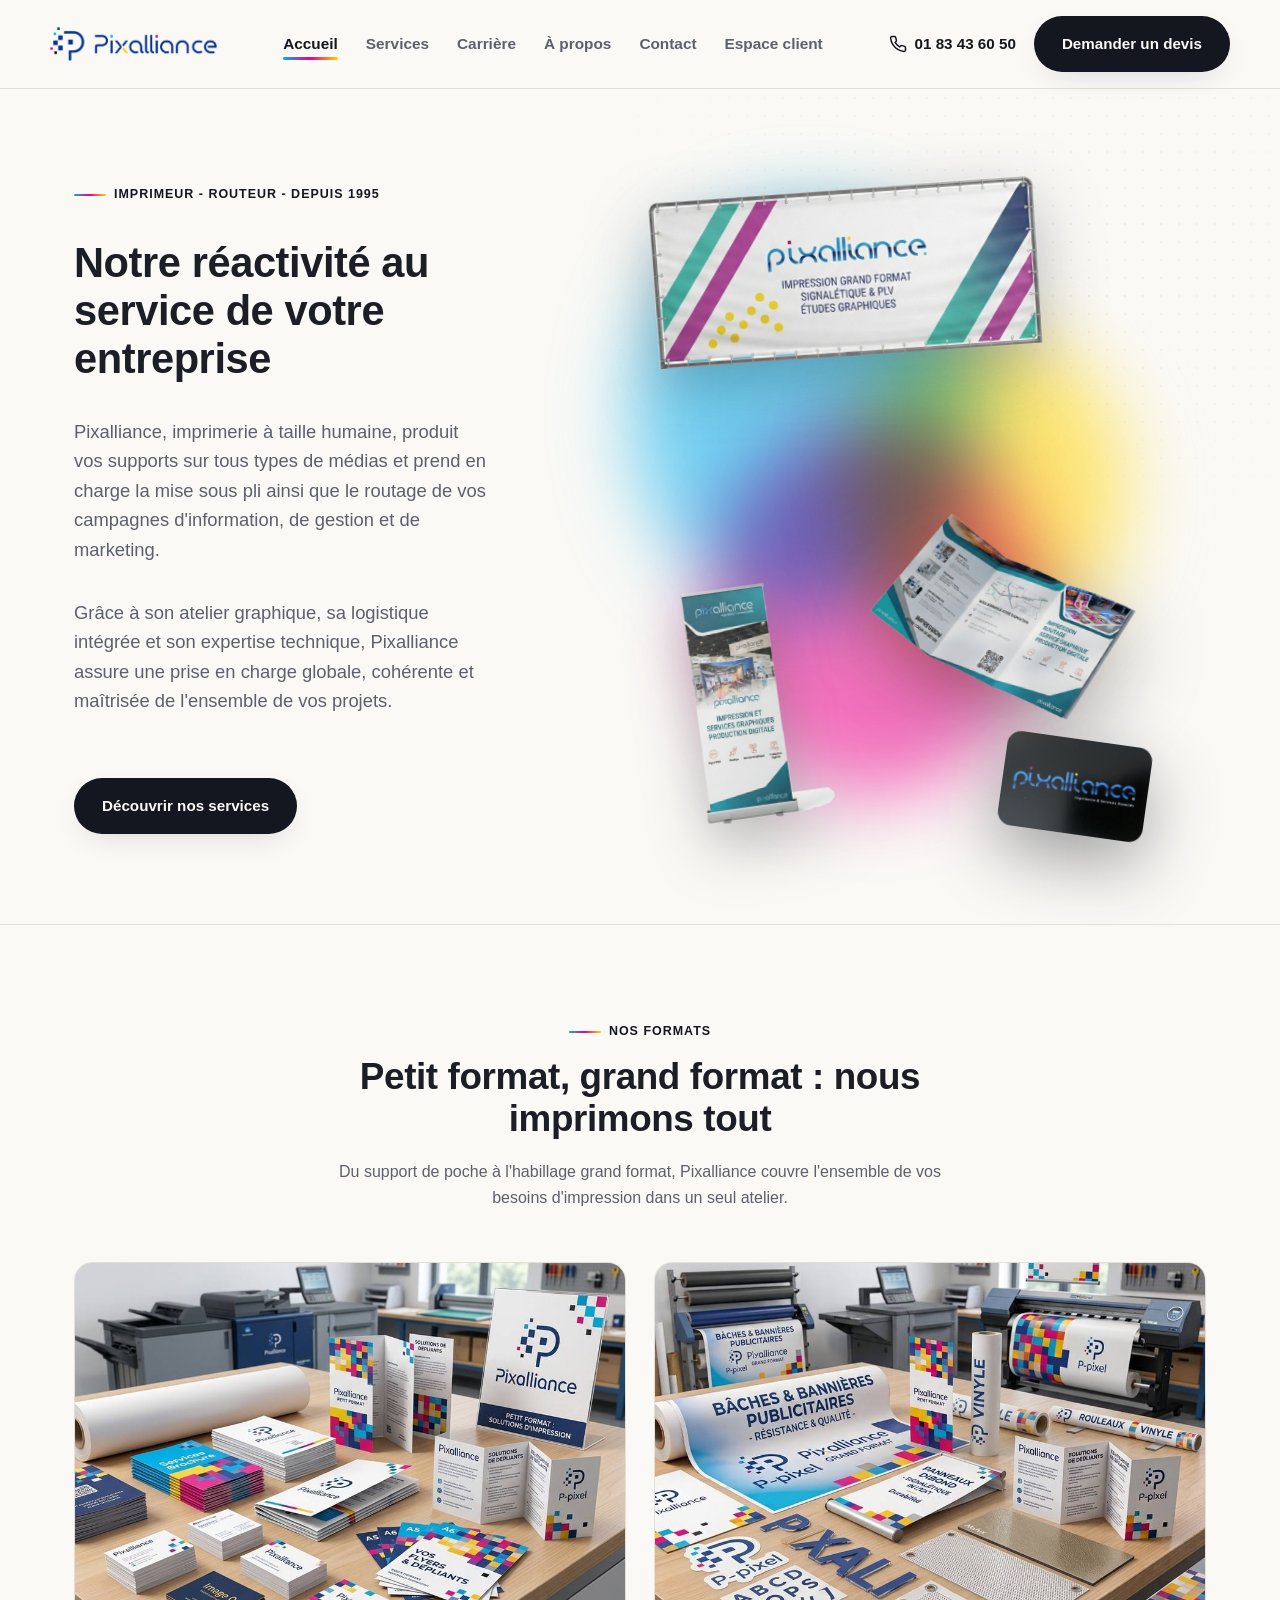
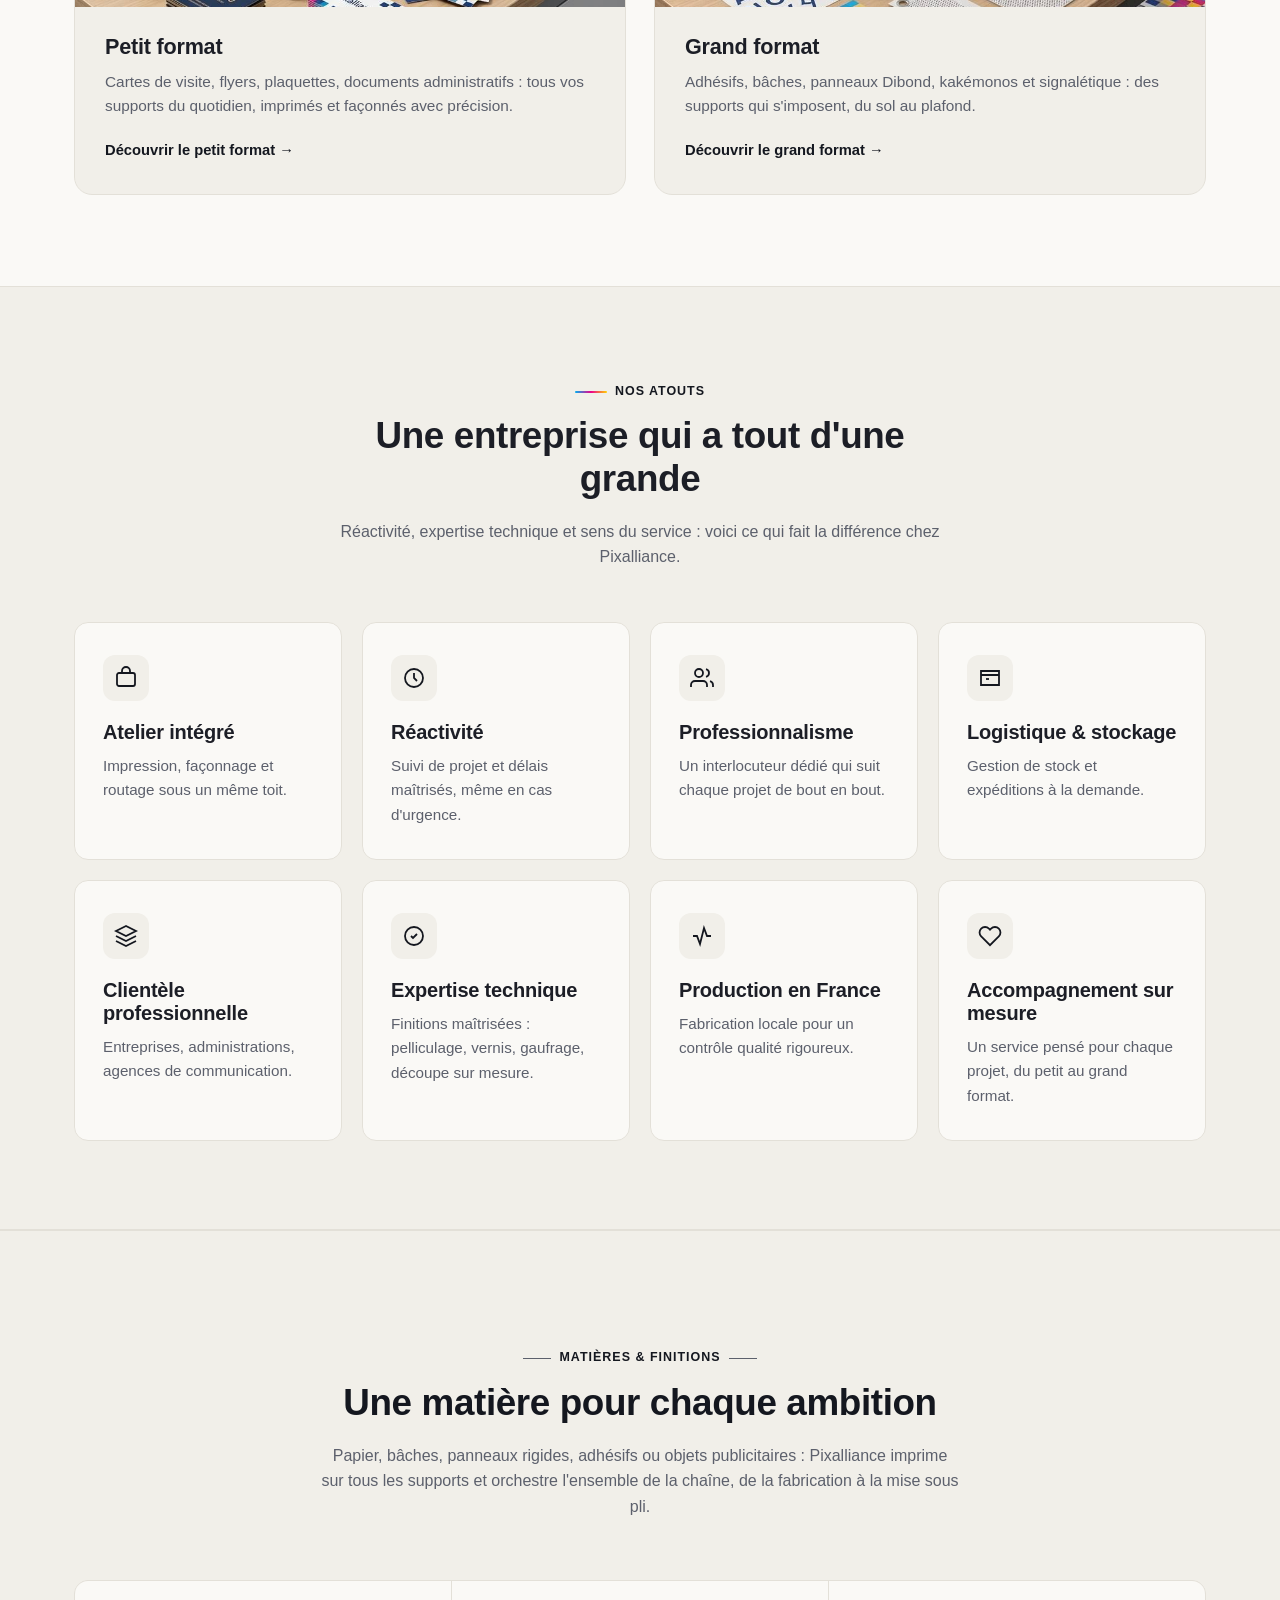
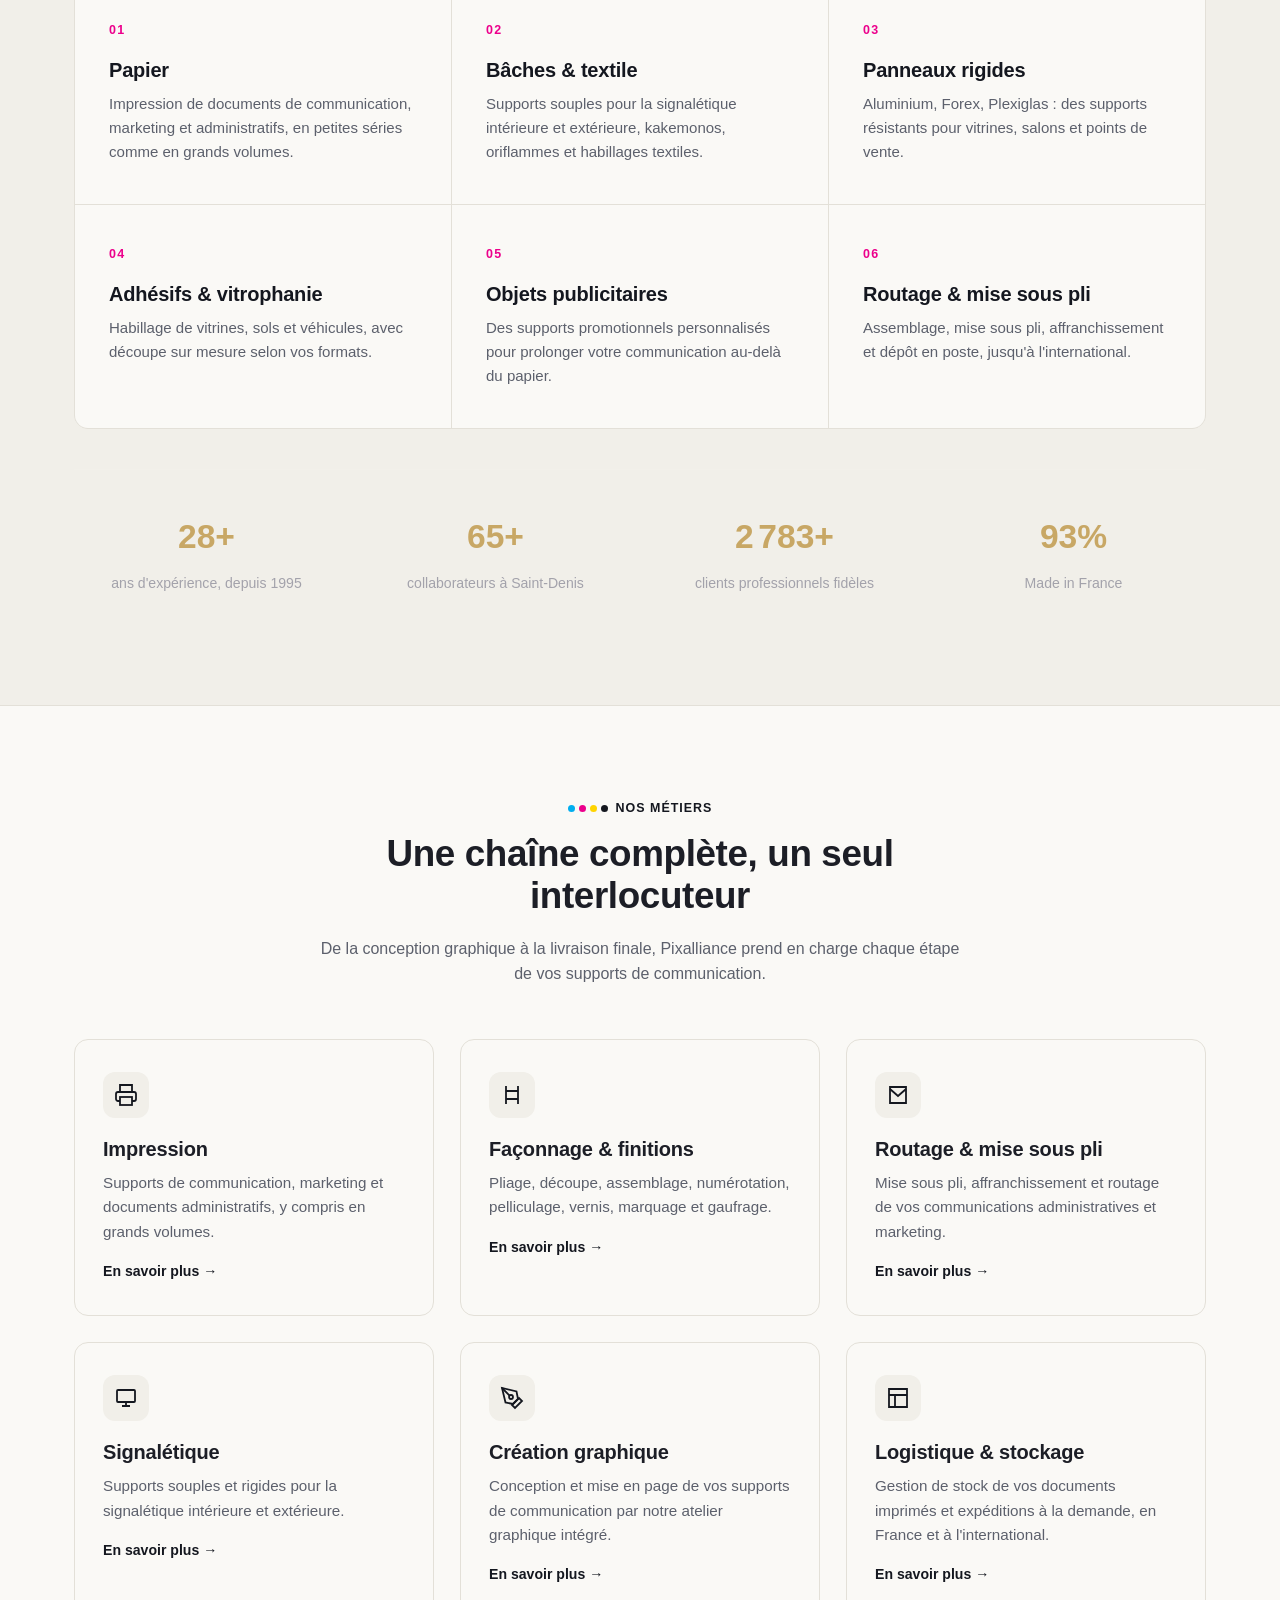
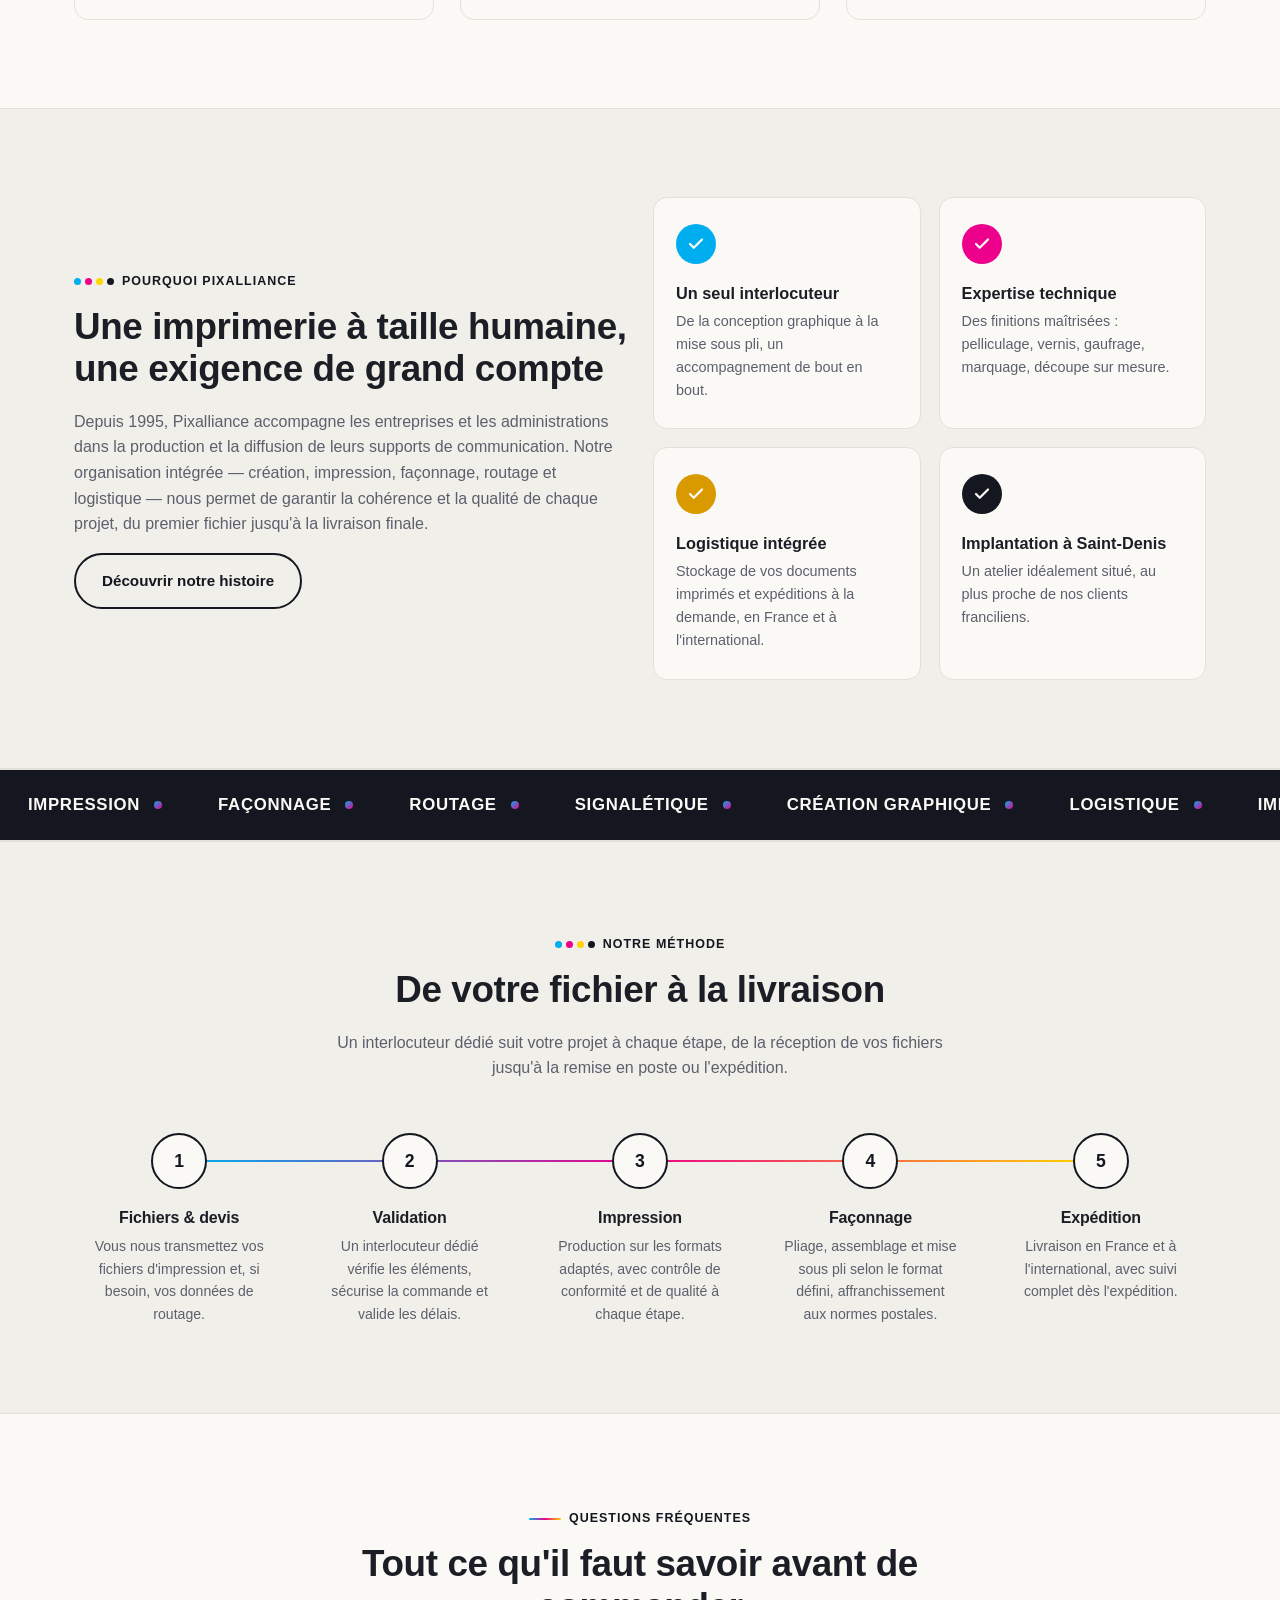
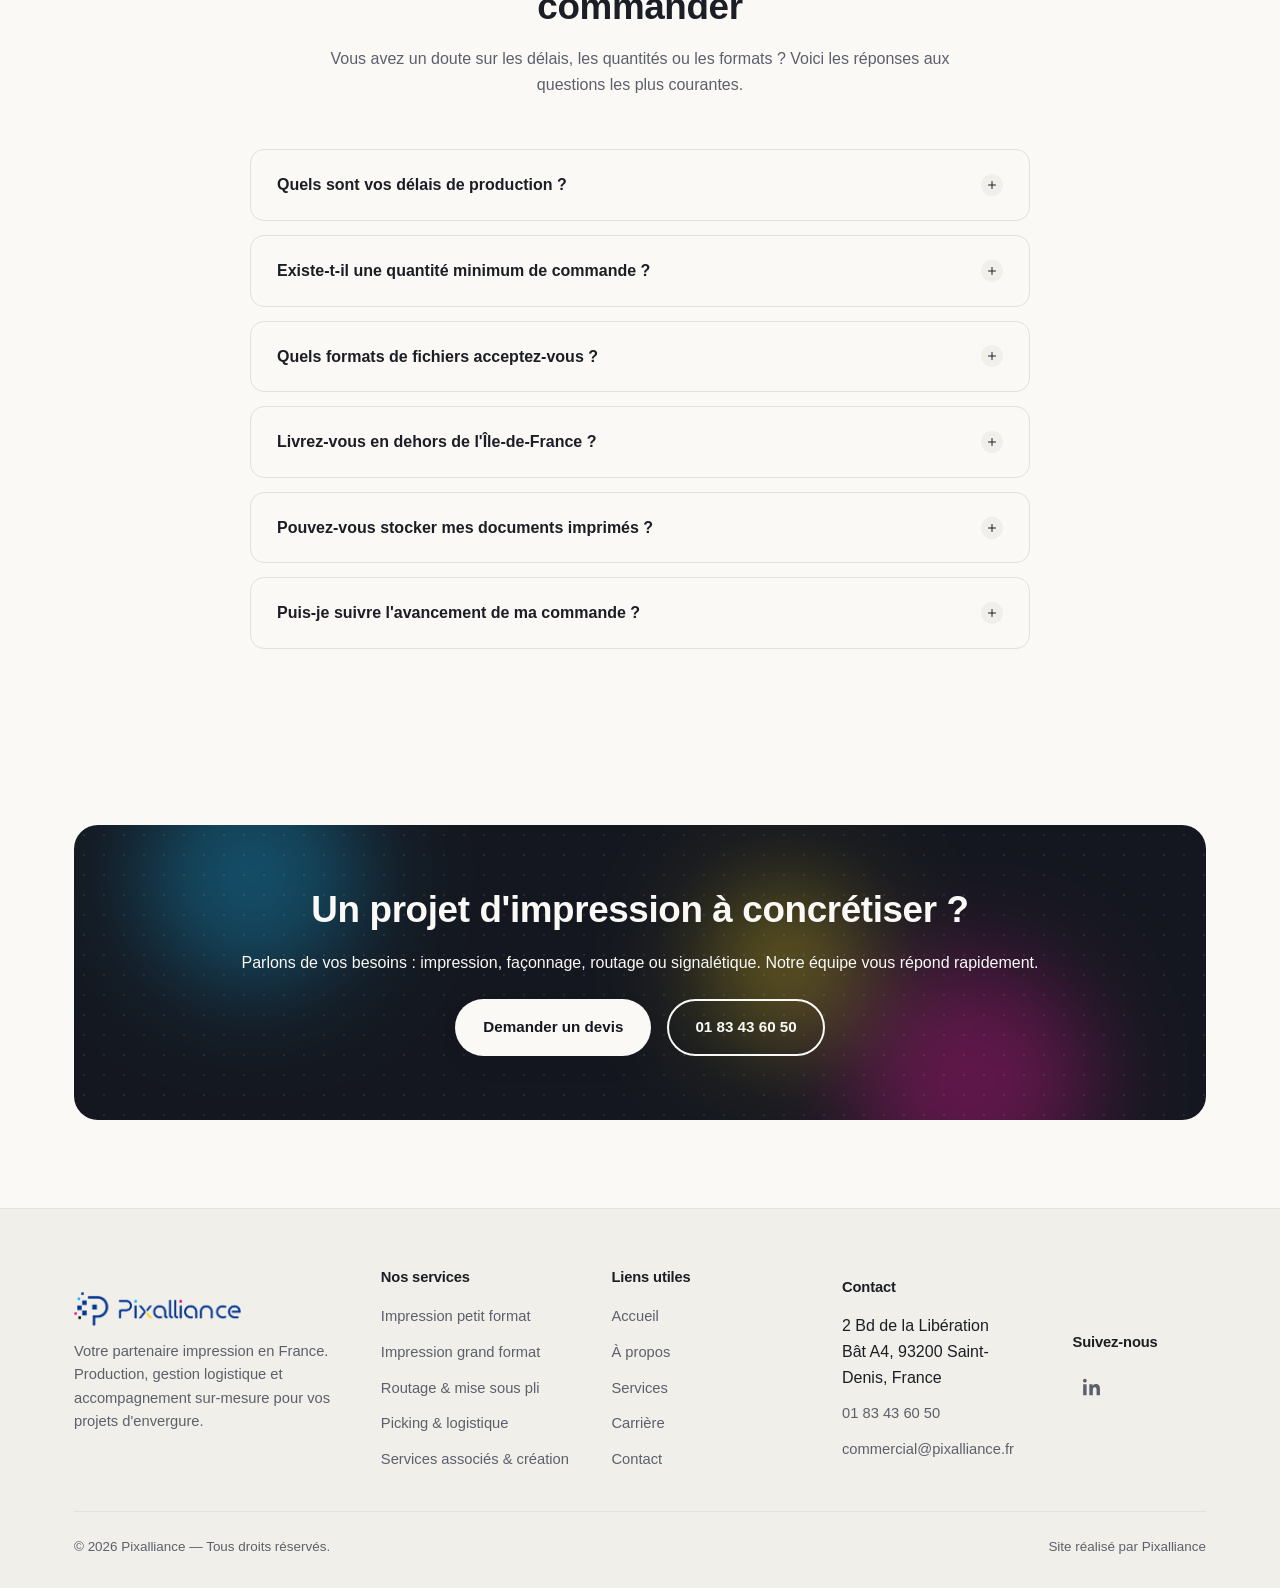
<file: index.html>
<!DOCTYPE html>
<html lang="fr">
<head>
<meta charset="UTF-8">
<meta name="viewport" content="width=device-width, initial-scale=1.0">
<title>Pixalliance — Imprimerie, façonnage &amp; routage à Saint-Denis</title>
<meta name="description" content="Pixalliance, imprimerie à taille humaine à Saint-Denis (93) depuis 1995 : impression, façonnage, routage, signalétique, création graphique et logistique pour les entreprises et administrations.">
<link rel="icon" type="image/png" href="assets/pixalliance-icon.png">
<link rel="stylesheet" href="css/style.css">
</head>
<body>

<header class="site-header">
  <div class="container header-inner">
    <a href="index.html" class="logo">
      <img src="assets/pixalliance-logo.png" alt="Pixalliance">
    </a>

    <button class="nav-toggle" aria-label="Ouvrir le menu" aria-expanded="false">
      <span></span><span></span><span></span>
    </button>

    <nav class="main-nav" aria-label="Navigation principale">
      <ul>
        <li><a href="index.html" aria-current="page">Accueil</a></li>
        <li><a href="services.html">Services</a></li>
        <li><a href="carriere.html">Carrière</a></li>
        <li><a href="a-propos.html">À propos</a></li>
        <li><a href="contact.html">Contact</a></li>
        <li><a href="https://espace-client.pixalliance.fr/" target="_blank" rel="noopener">Espace client</a></li>
      </ul>
    </nav>

    <div class="header-actions">
      <a class="header-phone" href="tel:+33183436050">
        <svg viewBox="0 0 24 24" fill="none" stroke="currentColor" stroke-width="2" stroke-linecap="round" stroke-linejoin="round"><path d="M22 16.92v3a2 2 0 0 1-2.18 2 19.79 19.79 0 0 1-8.63-3.07 19.5 19.5 0 0 1-6-6 19.79 19.79 0 0 1-3.07-8.67A2 2 0 0 1 4.11 2h3a2 2 0 0 1 2 1.72c.127.96.362 1.903.7 2.81a2 2 0 0 1-.45 2.11L8.09 9.91a16 16 0 0 0 6 6l1.27-1.27a2 2 0 0 1 2.11-.45c.907.338 1.85.573 2.81.7A2 2 0 0 1 22 16.92z"/></svg>
        <span>01 83 43 60 50</span>
      </a>
      <a href="contact.html" class="btn btn-primary">Demander un devis</a>
    </div>
  </div>
</header>

<main>

  <section class="hero">
    <div class="halftone-bg"></div>
    <div class="container hero-inner">
      <div class="hero-copy">
        <span class="eyebrow"><span class="eyebrow-bar"></span> Imprimeur - Routeur - depuis 1995</span>
        <h1 class="hero-title-sm">Notre réactivité au service de votre entreprise</h1>
        <p class="lead">Pixalliance, imprimerie à taille humaine, produit vos supports sur tous types de médias et prend en charge la mise sous pli ainsi que le routage de vos campagnes d'information, de gestion et de marketing.</p>
        <p class="lead">Grâce à son atelier graphique, sa logistique intégrée et son expertise technique, Pixalliance assure une prise en charge globale, cohérente et maîtrisée de l'ensemble de vos projets.</p>
        <div class="hero-actions">
          <a href="services.html" class="btn btn-primary">Découvrir nos services</a>
        </div>
      </div>

      <div class="hero-visual">
        <div class="ink-blob c"></div>
        <div class="ink-blob m"></div>
        <div class="ink-blob y"></div>
        <img class="hero-float-banniere" src="assets/pixalliance-banniere.png" alt="Bannière grand format Pixalliance pour signalétique et PLV">
        <img class="hero-float-kakemono" src="assets/pixalliance-kakemono.png" alt="Kakemono Pixalliance, roll-up d'exposition">
        <img class="hero-float-brochure" src="assets/pixalliance-plaquette.png" alt="Plaquette commerciale Pixalliance présentant les services d'impression, routage et création graphique">
        <img class="hero-float-card" src="assets/pixalliance-carte-visite.png" alt="Carte de visite Pixalliance, imprimerie et services associés">
      </div>
    </div>
  </section>

  <section class="formats-section">
    <div class="container">
      <div class="section-head center">
        <span class="eyebrow"><span class="eyebrow-bar"></span> Nos formats</span>
        <h2>Petit format, grand format : nous imprimons tout</h2>
        <p>Du support de poche à l'habillage grand format, Pixalliance couvre l'ensemble de vos besoins d'impression dans un seul atelier.</p>
      </div>

      <div class="formats-grid">
        <a href="petit-format.html" class="format-card tilt-card reveal">
          <div class="format-card-media">
            <img src="assets/petit-format-photo.jpeg" alt="Exemples d'impression petit format Pixalliance : cartes de visite, flyers, plaquettes et dépliants">
          </div>
          <div class="format-card-body">
            <h3>Petit format</h3>
            <p>Cartes de visite, flyers, plaquettes, documents administratifs : tous vos supports du quotidien, imprimés et façonnés avec précision.</p>
            <span class="format-card-link">Découvrir le petit format →</span>
          </div>
        </a>
        <a href="grand-format.html" class="format-card tilt-card reveal">
          <div class="format-card-media">
            <img src="assets/grand-format-photo.jpeg" alt="Exemples d'impression grand format Pixalliance : bâches, banderoles, roll-up et panneaux Dibond">
          </div>
          <div class="format-card-body">
            <h3>Grand format</h3>
            <p>Adhésifs, bâches, panneaux Dibond, kakémonos et signalétique : des supports qui s'imposent, du sol au plafond.</p>
            <span class="format-card-link">Découvrir le grand format →</span>
          </div>
        </a>
      </div>
    </div>
  </section>

  <section class="atouts-section">
    <div class="container">
      <div class="section-head center">
        <span class="eyebrow"><span class="eyebrow-bar"></span> Nos atouts</span>
        <h2>Une entreprise qui a tout d'une grande</h2>
        <p>Réactivité, expertise technique et sens du service : voici ce qui fait la différence chez Pixalliance.</p>
      </div>

      <div class="grid-4 atouts-grid">
        <div class="card tilt-card reveal">
          <div class="card-icon"><svg viewBox="0 0 24 24" fill="none" stroke="#14171f" stroke-width="1.8"><rect x="3" y="7" width="18" height="13" rx="2"/><path d="M8 7V5a4 4 0 0 1 8 0v2"/></svg></div>
          <h3>Atelier intégré</h3>
          <p>Impression, façonnage et routage sous un même toit.</p>
        </div>
        <div class="card tilt-card reveal">
          <div class="card-icon"><svg viewBox="0 0 24 24" fill="none" stroke="#14171f" stroke-width="1.8"><circle cx="12" cy="12" r="9"/><path d="M12 7v5l3 3"/></svg></div>
          <h3>Réactivité</h3>
          <p>Suivi de projet et délais maîtrisés, même en cas d'urgence.</p>
        </div>
        <div class="card tilt-card reveal">
          <div class="card-icon"><svg viewBox="0 0 24 24" fill="none" stroke="#14171f" stroke-width="1.8"><path d="M17 21v-2a4 4 0 0 0-4-4H5a4 4 0 0 0-4 4v2"/><circle cx="9" cy="7" r="4"/><path d="M23 21v-2a4 4 0 0 0-3-3.87"/><path d="M16 3.13a4 4 0 0 1 0 7.75"/></svg></div>
          <h3>Professionnalisme</h3>
          <p>Un interlocuteur dédié qui suit chaque projet de bout en bout.</p>
        </div>
        <div class="card tilt-card reveal">
          <div class="card-icon"><svg viewBox="0 0 24 24" fill="none" stroke="#14171f" stroke-width="1.8"><path d="M3 9h18M3 5h18v14H3V5Z"/><path d="M8 13h3"/></svg></div>
          <h3>Logistique &amp; stockage</h3>
          <p>Gestion de stock et expéditions à la demande.</p>
        </div>
        <div class="card tilt-card reveal">
          <div class="card-icon"><svg viewBox="0 0 24 24" fill="none" stroke="#14171f" stroke-width="1.8"><path d="M12 2 2 7l10 5 10-5-10-5Z"/><path d="M2 17l10 5 10-5"/><path d="M2 12l10 5 10-5"/></svg></div>
          <h3>Clientèle professionnelle</h3>
          <p>Entreprises, administrations, agences de communication.</p>
        </div>
        <div class="card tilt-card reveal">
          <div class="card-icon"><svg viewBox="0 0 24 24" fill="none" stroke="#14171f" stroke-width="1.8"><path d="M9 12l2 2 4-4"/><circle cx="12" cy="12" r="9"/></svg></div>
          <h3>Expertise technique</h3>
          <p>Finitions maîtrisées : pelliculage, vernis, gaufrage, découpe sur mesure.</p>
        </div>
        <div class="card tilt-card reveal">
          <div class="card-icon"><svg viewBox="0 0 24 24" fill="none" stroke="#14171f" stroke-width="1.8"><path d="M3 12h4l3 8 4-16 3 8h4"/></svg></div>
          <h3>Production en France</h3>
          <p>Fabrication locale pour un contrôle qualité rigoureux.</p>
        </div>
        <div class="card tilt-card reveal">
          <div class="card-icon"><svg viewBox="0 0 24 24" fill="none" stroke="#14171f" stroke-width="1.8"><path d="M20.84 4.61a5.5 5.5 0 0 0-7.78 0L12 5.67l-1.06-1.06a5.5 5.5 0 1 0-7.78 7.78l1.06 1.06L12 21.23l7.78-7.78 1.06-1.06a5.5 5.5 0 0 0 0-7.78Z"/></svg></div>
          <h3>Accompagnement sur mesure</h3>
          <p>Un service pensé pour chaque projet, du petit au grand format.</p>
        </div>
      </div>
    </div>
  </section>

  <section class="materials-section">
    <div class="container">
      <div class="materials-head">
        <span class="eyebrow"><span class="rule"></span> Matières &amp; finitions <span class="rule"></span></span>
        <h2>Une matière pour chaque ambition</h2>
        <p>Papier, bâches, panneaux rigides, adhésifs ou objets publicitaires : Pixalliance imprime sur tous les supports et orchestre l'ensemble de la chaîne, de la fabrication à la mise sous pli.</p>
      </div>

      <div class="material-grid">
        <div class="material-card">
          <span class="num">01</span>
          <h3>Papier</h3>
          <p>Impression de documents de communication, marketing et administratifs, en petites séries comme en grands volumes.</p>
        </div>
        <div class="material-card">
          <span class="num">02</span>
          <h3>Bâches &amp; textile</h3>
          <p>Supports souples pour la signalétique intérieure et extérieure, kakemonos, oriflammes et habillages textiles.</p>
        </div>
        <div class="material-card">
          <span class="num">03</span>
          <h3>Panneaux rigides</h3>
          <p>Aluminium, Forex, Plexiglas : des supports résistants pour vitrines, salons et points de vente.</p>
        </div>
        <div class="material-card">
          <span class="num">04</span>
          <h3>Adhésifs &amp; vitrophanie</h3>
          <p>Habillage de vitrines, sols et véhicules, avec découpe sur mesure selon vos formats.</p>
        </div>
        <div class="material-card">
          <span class="num">05</span>
          <h3>Objets publicitaires</h3>
          <p>Des supports promotionnels personnalisés pour prolonger votre communication au-delà du papier.</p>
        </div>
        <div class="material-card">
          <span class="num">06</span>
          <h3>Routage &amp; mise sous pli</h3>
          <p>Assemblage, mise sous pli, affranchissement et dépôt en poste, jusqu'à l'international.</p>
        </div>
      </div>

      <div class="luxe-stats">
        <div class="luxe-stat">
          <strong data-count-to="30" data-count-suffix="+">0+</strong>
          <span>ans d'expérience, depuis 1995</span>
        </div>
        <div class="luxe-stat">
          <strong data-count-to="70" data-count-suffix="+">0+</strong>
          <span>collaborateurs à Saint-Denis</span>
        </div>
        <div class="luxe-stat">
          <strong data-count-to="3000" data-count-suffix="+">0+</strong>
          <span>clients professionnels fidèles</span>
        </div>
        <div class="luxe-stat">
          <strong data-count-to="100" data-count-suffix="%">0%</strong>
          <span>Made in France</span>
        </div>
      </div>
    </div>
  </section>

  <section id="services">
    <div class="container">
      <div class="section-head center">
        <span class="eyebrow"><span class="dots"><span></span><span></span><span></span><span></span></span> Nos métiers</span>
        <h2>Une chaîne complète, un seul interlocuteur</h2>
        <p>De la conception graphique à la livraison finale, Pixalliance prend en charge chaque étape de vos supports de communication.</p>
      </div>

      <div class="grid-3">
        <a class="card" href="services.html#impression">
          <div class="card-icon"><svg viewBox="0 0 24 24" fill="none" stroke="#14171f" stroke-width="1.8"><path d="M6 9V2h12v7"/><path d="M6 18H4a2 2 0 0 1-2-2v-5a2 2 0 0 1 2-2h16a2 2 0 0 1 2 2v5a2 2 0 0 1-2 2h-2"/><rect x="6" y="14" width="12" height="8"/></svg></div>
          <h3>Impression</h3>
          <p>Supports de communication, marketing et documents administratifs, y compris en grands volumes.</p>
          <span class="card-link">En savoir plus →</span>
        </a>

        <a class="card" href="services.html#faconnage">
          <div class="card-icon"><svg viewBox="0 0 24 24" fill="none" stroke="#14171f" stroke-width="1.8"><path d="M6 3v18M18 3v18"/><path d="M6 8h12M6 16h12"/></svg></div>
          <h3>Façonnage &amp; finitions</h3>
          <p>Pliage, découpe, assemblage, numérotation, pelliculage, vernis, marquage et gaufrage.</p>
          <span class="card-link">En savoir plus →</span>
        </a>

        <a class="card" href="routage.html">
          <div class="card-icon"><svg viewBox="0 0 24 24" fill="none" stroke="#14171f" stroke-width="1.8"><path d="M4 4h16v16H4z"/><path d="m4 6 8 7 8-7"/></svg></div>
          <h3>Routage &amp; mise sous pli</h3>
          <p>Mise sous pli, affranchissement et routage de vos communications administratives et marketing.</p>
          <span class="card-link">En savoir plus →</span>
        </a>

        <a class="card" href="services.html#signaletique">
          <div class="card-icon"><svg viewBox="0 0 24 24" fill="none" stroke="#14171f" stroke-width="1.8"><rect x="3" y="4" width="18" height="12" rx="1"/><path d="M8 20h8M12 16v4"/></svg></div>
          <h3>Signalétique</h3>
          <p>Supports souples et rigides pour la signalétique intérieure et extérieure.</p>
          <span class="card-link">En savoir plus →</span>
        </a>

        <a class="card" href="services.html#creation">
          <div class="card-icon"><svg viewBox="0 0 24 24" fill="none" stroke="#14171f" stroke-width="1.8"><path d="M12 19l7-7 3 3-7 7-3-3z"/><path d="M18 13l-1.5-7.5L2 2l3.5 14.5L13 18l5-5z"/><path d="M2 2l7.586 7.586"/><circle cx="11" cy="11" r="2"/></svg></div>
          <h3>Création graphique</h3>
          <p>Conception et mise en page de vos supports de communication par notre atelier graphique intégré.</p>
          <span class="card-link">En savoir plus →</span>
        </a>

        <a class="card" href="services.html#logistique">
          <div class="card-icon"><svg viewBox="0 0 24 24" fill="none" stroke="#14171f" stroke-width="1.8"><path d="M3 3h18v18H3z"/><path d="M3 9h18M9 21V9"/></svg></div>
          <h3>Logistique &amp; stockage</h3>
          <p>Gestion de stock de vos documents imprimés et expéditions à la demande, en France et à l'international.</p>
          <span class="card-link">En savoir plus →</span>
        </a>
      </div>
    </div>
  </section>

  <section class="why-us" style="background:var(--paper-dim); border-top:1px solid var(--line); border-bottom:1px solid var(--line);">
    <div class="container grid-2" style="align-items:center;">
      <div>
        <span class="eyebrow"><span class="dots"><span></span><span></span><span></span><span></span></span> Pourquoi Pixalliance</span>
        <h2>Une imprimerie à taille humaine, une exigence de grand compte</h2>
        <p>Depuis 1995, Pixalliance accompagne les entreprises et les administrations dans la production et la diffusion de leurs supports de communication. Notre organisation intégrée — création, impression, façonnage, routage et logistique — nous permet de garantir la cohérence et la qualité de chaque projet, du premier fichier jusqu'à la livraison finale.</p>
        <a href="a-propos.html" class="btn btn-outline">Découvrir notre histoire</a>
      </div>

      <div class="value-grid">
        <div class="value-card">
          <span class="check"><svg viewBox="0 0 24 24" fill="none" stroke="currentColor" stroke-width="3" stroke-linecap="round" stroke-linejoin="round"><path d="M20 6 9 17l-5-5"/></svg></span>
          <strong>Un seul interlocuteur</strong>
          <p>De la conception graphique à la mise sous pli, un accompagnement de bout en bout.</p>
        </div>
        <div class="value-card">
          <span class="check"><svg viewBox="0 0 24 24" fill="none" stroke="currentColor" stroke-width="3" stroke-linecap="round" stroke-linejoin="round"><path d="M20 6 9 17l-5-5"/></svg></span>
          <strong>Expertise technique</strong>
          <p>Des finitions maîtrisées : pelliculage, vernis, gaufrage, marquage, découpe sur mesure.</p>
        </div>
        <div class="value-card">
          <span class="check"><svg viewBox="0 0 24 24" fill="none" stroke="currentColor" stroke-width="3" stroke-linecap="round" stroke-linejoin="round"><path d="M20 6 9 17l-5-5"/></svg></span>
          <strong>Logistique intégrée</strong>
          <p>Stockage de vos documents imprimés et expéditions à la demande, en France et à l'international.</p>
        </div>
        <div class="value-card">
          <span class="check"><svg viewBox="0 0 24 24" fill="none" stroke="currentColor" stroke-width="3" stroke-linecap="round" stroke-linejoin="round"><path d="M20 6 9 17l-5-5"/></svg></span>
          <strong>Implantation à Saint-Denis</strong>
          <p>Un atelier idéalement situé, au plus proche de nos clients franciliens.</p>
        </div>
      </div>
    </div>
  </section>

  <div class="marquee-strip">
    <div class="marquee-track">
      <span>Impression</span><span>Façonnage</span><span>Routage</span><span>Signalétique</span><span>Création graphique</span><span>Logistique</span>
      <span>Impression</span><span>Façonnage</span><span>Routage</span><span>Signalétique</span><span>Création graphique</span><span>Logistique</span>
    </div>
  </div>

  <section class="process-section">
    <div class="container">
      <div class="section-head center">
        <span class="eyebrow"><span class="dots"><span></span><span></span><span></span><span></span></span> Notre méthode</span>
        <h2>De votre fichier à la livraison</h2>
        <p>Un interlocuteur dédié suit votre projet à chaque étape, de la réception de vos fichiers jusqu'à la remise en poste ou l'expédition.</p>
      </div>

      <div class="process-steps">
        <div class="process-line"><div class="process-line-fill"></div></div>

        <div class="process-step">
          <div class="process-num">1</div>
          <h3>Fichiers &amp; devis</h3>
          <p>Vous nous transmettez vos fichiers d'impression et, si besoin, vos données de routage.</p>
        </div>
        <div class="process-step">
          <div class="process-num">2</div>
          <h3>Validation</h3>
          <p>Un interlocuteur dédié vérifie les éléments, sécurise la commande et valide les délais.</p>
        </div>
        <div class="process-step">
          <div class="process-num">3</div>
          <h3>Impression</h3>
          <p>Production sur les formats adaptés, avec contrôle de conformité et de qualité à chaque étape.</p>
        </div>
        <div class="process-step">
          <div class="process-num">4</div>
          <h3>Façonnage</h3>
          <p>Pliage, assemblage et mise sous pli selon le format défini, affranchissement aux normes postales.</p>
        </div>
        <div class="process-step">
          <div class="process-num">5</div>
          <h3>Expédition</h3>
          <p>Livraison en France et à l'international, avec suivi complet dès l'expédition.</p>
        </div>
      </div>
    </div>
  </section>

  <section>
    <div class="container">
      <div class="section-head center">
        <span class="eyebrow"><span class="eyebrow-bar"></span> Questions fréquentes</span>
        <h2>Tout ce qu'il faut savoir avant de commander</h2>
        <p>Vous avez un doute sur les délais, les quantités ou les formats ? Voici les réponses aux questions les plus courantes.</p>
      </div>

      <div class="faq-list">
        <div class="faq-item">
          <button class="faq-question" aria-expanded="false">
            <span>Quels sont vos délais de production ?</span>
            <span class="faq-icon"><svg viewBox="0 0 24 24" fill="none" stroke="currentColor" stroke-width="2" stroke-linecap="round"><path d="M12 5v14M5 12h14"/></svg></span>
          </button>
          <div class="faq-answer">
            <div class="faq-answer-inner">
              <p>Les délais varient selon la nature du projet et les quantités commandées. Un interlocuteur dédié vous confirme un délai précis dès la validation de votre devis.</p>
            </div>
          </div>
        </div>

        <div class="faq-item">
          <button class="faq-question" aria-expanded="false">
            <span>Existe-t-il une quantité minimum de commande ?</span>
            <span class="faq-icon"><svg viewBox="0 0 24 24" fill="none" stroke="currentColor" stroke-width="2" stroke-linecap="round"><path d="M12 5v14M5 12h14"/></svg></span>
          </button>
          <div class="faq-answer">
            <div class="faq-answer-inner">
              <p>Non : nous produisons aussi bien de petites séries que de grands volumes, adaptés aux besoins de nos clients professionnels.</p>
            </div>
          </div>
        </div>

        <div class="faq-item">
          <button class="faq-question" aria-expanded="false">
            <span>Quels formats de fichiers acceptez-vous ?</span>
            <span class="faq-icon"><svg viewBox="0 0 24 24" fill="none" stroke="currentColor" stroke-width="2" stroke-linecap="round"><path d="M12 5v14M5 12h14"/></svg></span>
          </button>
          <div class="faq-answer">
            <div class="faq-answer-inner">
              <p>Nous travaillons à partir de fichiers prêts à imprimer (PDF haute définition). Notre équipe de graphistes peut aussi prendre en charge la création ou l'adaptation de vos supports.</p>
            </div>
          </div>
        </div>

        <div class="faq-item">
          <button class="faq-question" aria-expanded="false">
            <span>Livrez-vous en dehors de l'Île-de-France ?</span>
            <span class="faq-icon"><svg viewBox="0 0 24 24" fill="none" stroke="currentColor" stroke-width="2" stroke-linecap="round"><path d="M12 5v14M5 12h14"/></svg></span>
          </button>
          <div class="faq-answer">
            <div class="faq-answer-inner">
              <p>Oui, nous livrons en France entière et à l'international, avec un suivi complet de vos envois dès l'expédition.</p>
            </div>
          </div>
        </div>

        <div class="faq-item">
          <button class="faq-question" aria-expanded="false">
            <span>Pouvez-vous stocker mes documents imprimés ?</span>
            <span class="faq-icon"><svg viewBox="0 0 24 24" fill="none" stroke="currentColor" stroke-width="2" stroke-linecap="round"><path d="M12 5v14M5 12h14"/></svg></span>
          </button>
          <div class="faq-answer">
            <div class="faq-answer-inner">
              <p>Oui, notre service logistique centralise, stocke et prépare vos supports imprimés pour des expéditions à la demande.</p>
            </div>
          </div>
        </div>

        <div class="faq-item">
          <button class="faq-question" aria-expanded="false">
            <span>Puis-je suivre l'avancement de ma commande ?</span>
            <span class="faq-icon"><svg viewBox="0 0 24 24" fill="none" stroke="currentColor" stroke-width="2" stroke-linecap="round"><path d="M12 5v14M5 12h14"/></svg></span>
          </button>
          <div class="faq-answer">
            <div class="faq-answer-inner">
              <p>Un interlocuteur dédié vous accompagne à chaque étape, de la validation du devis jusqu'à la livraison.</p>
            </div>
          </div>
        </div>
      </div>
    </div>
  </section>

  <section>
    <div class="container">
      <div class="cta-band">
        <div class="cta-band-dots"></div>
        <div class="cta-glow c"></div>
        <div class="cta-glow m"></div>
        <div class="cta-glow y"></div>
        <h2>Un projet d'impression à concrétiser ?</h2>
        <p>Parlons de vos besoins : impression, façonnage, routage ou signalétique. Notre équipe vous répond rapidement.</p>
        <div class="cta-actions">
          <a href="contact.html" class="btn btn-primary">Demander un devis</a>
          <a href="tel:+33183436050" class="btn btn-outline" style="border-color:var(--paper); color:var(--paper);">01 83 43 60 50</a>
        </div>
      </div>
    </div>
  </section>

</main>

<footer class="site-footer">
  <div class="container">
    <div class="footer-grid">
      <div class="footer-brand">
        <a href="index.html" class="logo" style="margin-bottom:14px;">
          <img src="assets/pixalliance-logo.png" alt="Pixalliance">
        </a>
        <p>Votre partenaire impression en France. Production, gestion logistique et accompagnement sur-mesure pour vos projets d'envergure.</p>
      </div>

      <div>
        <h4>Nos services</h4>
        <ul>
          <li><a href="petit-format.html">Impression petit format</a></li>
          <li><a href="grand-format.html">Impression grand format</a></li>
          <li><a href="routage.html">Routage &amp; mise sous pli</a></li>
          <li><a href="services-associes.html#picking">Picking &amp; logistique</a></li>
          <li><a href="services-associes.html">Services associés &amp; création</a></li>
        </ul>
      </div>

      <div>
        <h4>Liens utiles</h4>
        <ul>
          <li><a href="index.html">Accueil</a></li>
          <li><a href="a-propos.html">À propos</a></li>
          <li><a href="services.html">Services</a></li>
          <li><a href="carriere.html">Carrière</a></li>
          <li><a href="contact.html">Contact</a></li>
        </ul>
      </div>

      <div>
        <h4>Contact</h4>
        <ul>
          <li>2 Bd de la Libération<br>Bât A4, 93200 Saint-Denis, France</li>
          <li><a href="tel:+33183436050">01 83 43 60 50</a></li>
          <li><a href="mailto:commercial@pixalliance.fr">commercial@pixalliance.fr</a></li>
        </ul>
      </div>

      <div>
        <h4>Suivez-nous</h4>
        <a href="#" class="footer-social" aria-label="LinkedIn" target="_blank" rel="noopener">
          <svg viewBox="0 0 24 24" fill="currentColor"><path d="M4.98 3.5C4.98 4.88 3.87 6 2.5 6S0 4.88 0 3.5 1.12 1 2.5 1 4.98 2.12 4.98 3.5zM.22 8.24h4.56V23H.22V8.24zM8.4 8.24h4.37v2.01h.06c.61-1.15 2.1-2.36 4.32-2.36 4.62 0 5.47 3.04 5.47 6.99V23h-4.56v-6.92c0-1.65-.03-3.78-2.3-3.78-2.3 0-2.65 1.8-2.65 3.66V23H8.4V8.24z"/></svg>
        </a>
      </div>
    </div>

    <div class="footer-bottom">
      <span>&copy; 2026 Pixalliance — Tous droits réservés.</span>
      <span>Site réalisé par Pixalliance</span>
    </div>
  </div>
</footer>

<script src="js/main.js"></script>
</body>
</html>
</file>
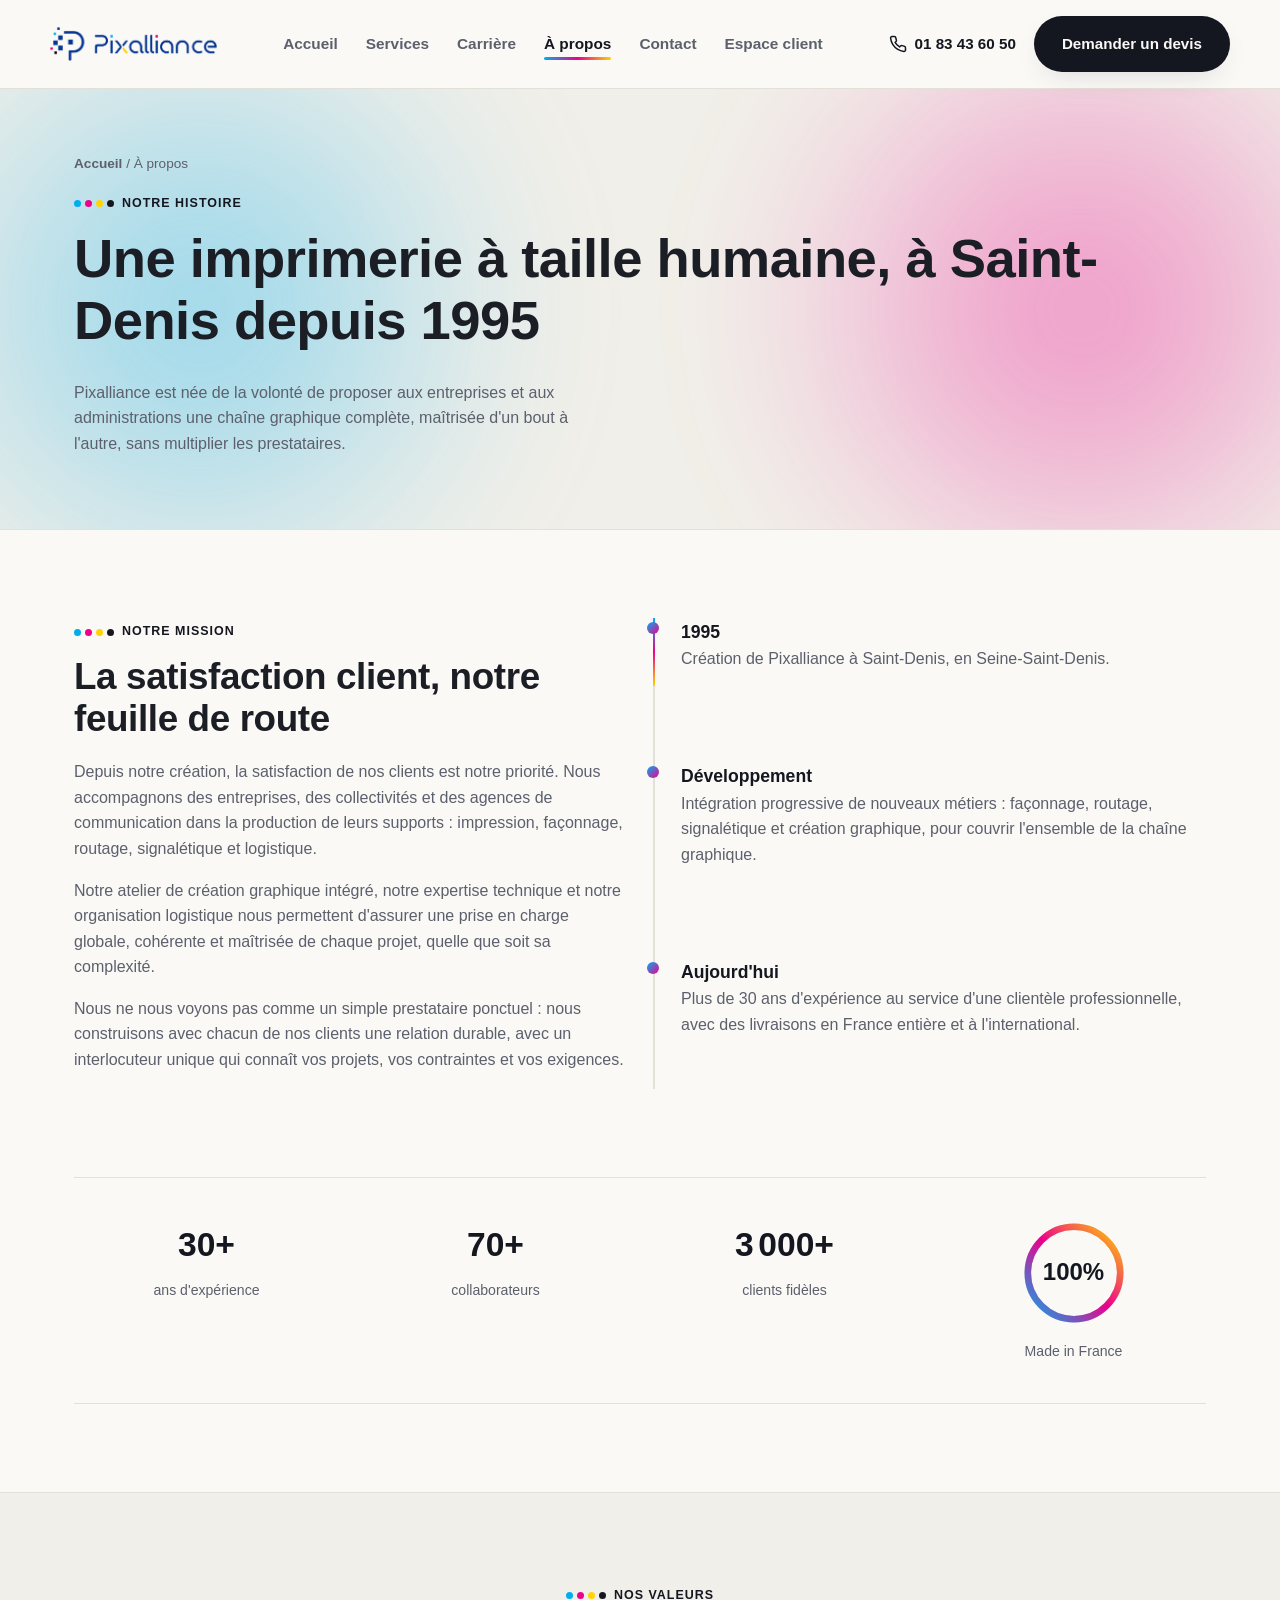
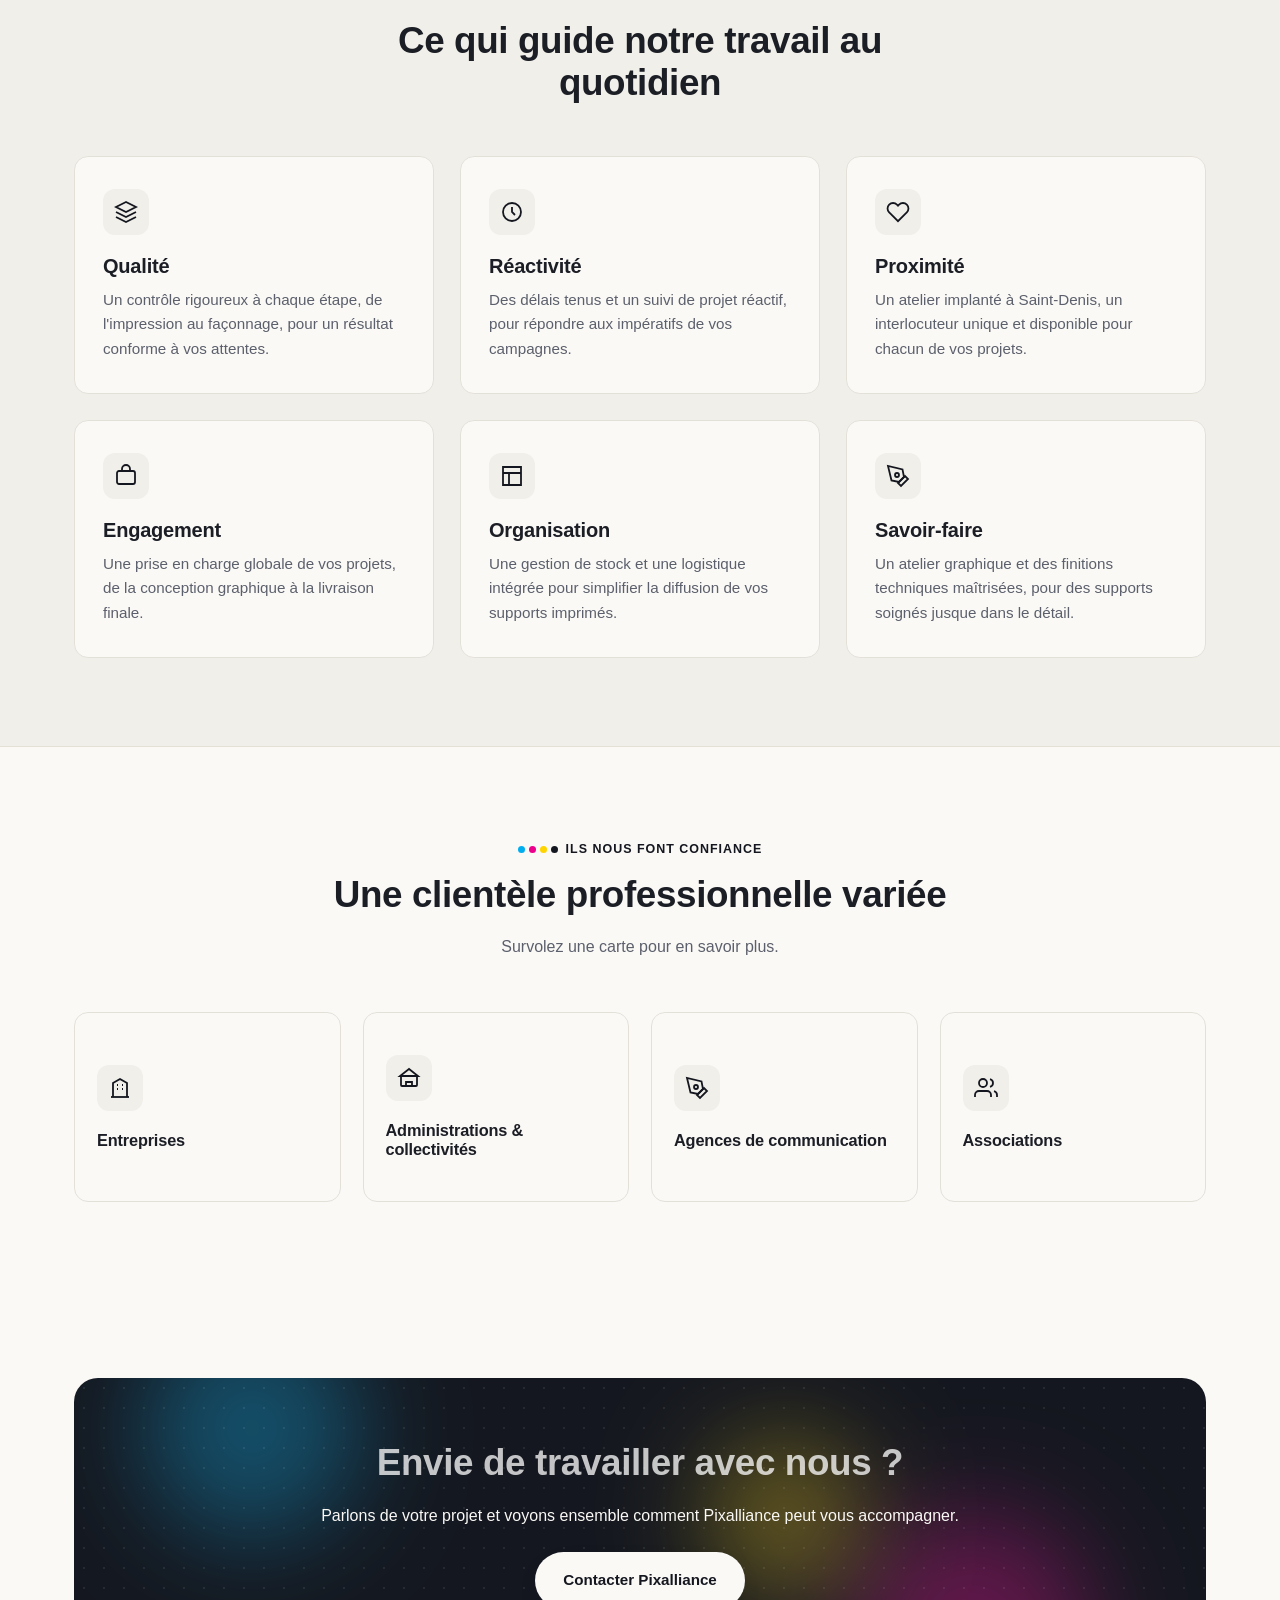
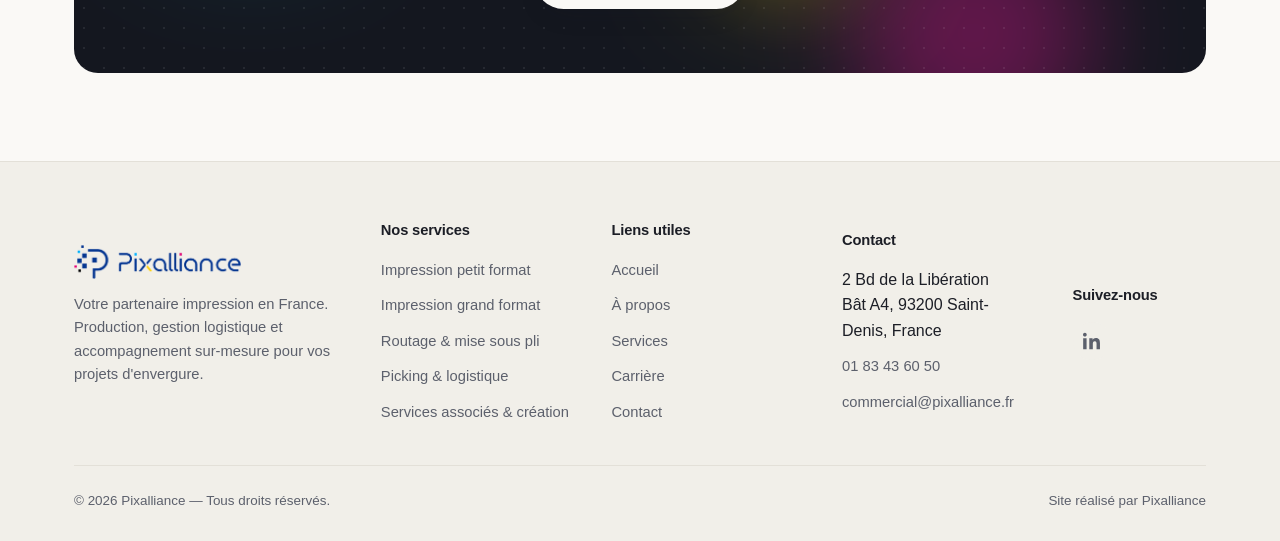
<file: a-propos.html>
<!DOCTYPE html>
<html lang="fr">
<head>
<meta charset="UTF-8">
<meta name="viewport" content="width=device-width, initial-scale=1.0">
<title>À propos — Pixalliance, imprimerie à Saint-Denis</title>
<meta name="description" content="Depuis 1995, Pixalliance accompagne entreprises et administrations dans leurs projets d'impression, de façonnage et de routage depuis son atelier de Saint-Denis.">
<link rel="icon" type="image/png" href="assets/pixalliance-icon.png">
<link rel="stylesheet" href="css/style.css">
</head>
<body>

<header class="site-header">
  <div class="container header-inner">
    <a href="index.html" class="logo">
      <img src="assets/pixalliance-logo.png" alt="Pixalliance">
    </a>

    <button class="nav-toggle" aria-label="Ouvrir le menu" aria-expanded="false">
      <span></span><span></span><span></span>
    </button>

    <nav class="main-nav" aria-label="Navigation principale">
      <ul>
        <li><a href="index.html">Accueil</a></li>
        <li><a href="services.html">Services</a></li>
        <li><a href="carriere.html">Carrière</a></li>
        <li><a href="a-propos.html" aria-current="page">À propos</a></li>
        <li><a href="contact.html">Contact</a></li>
        <li><a href="https://espace-client.pixalliance.fr/" target="_blank" rel="noopener">Espace client</a></li>
      </ul>
    </nav>

    <div class="header-actions">
      <a class="header-phone" href="tel:+33183436050">
        <svg viewBox="0 0 24 24" fill="none" stroke="currentColor" stroke-width="2" stroke-linecap="round" stroke-linejoin="round"><path d="M22 16.92v3a2 2 0 0 1-2.18 2 19.79 19.79 0 0 1-8.63-3.07 19.5 19.5 0 0 1-6-6 19.79 19.79 0 0 1-3.07-8.67A2 2 0 0 1 4.11 2h3a2 2 0 0 1 2 1.72c.127.96.362 1.903.7 2.81a2 2 0 0 1-.45 2.11L8.09 9.91a16 16 0 0 0 6 6l1.27-1.27a2 2 0 0 1 2.11-.45c.907.338 1.85.573 2.81.7A2 2 0 0 1 22 16.92z"/></svg>
        <span>01 83 43 60 50</span>
      </a>
      <a href="contact.html" class="btn btn-primary">Demander un devis</a>
    </div>
  </div>
</header>

<main>

  <section class="page-header" style="position:relative; overflow:hidden;">
    <div class="aurora-bg"></div>
    <div class="container" style="position:relative; z-index:1;">
      <div class="breadcrumb"><a href="index.html">Accueil</a> / À propos</div>
      <span class="eyebrow"><span class="dots"><span></span><span></span><span></span><span></span></span> Notre histoire</span>
      <h1>Une imprimerie à taille humaine, à Saint-Denis depuis 1995</h1>
      <p class="lead" style="max-width:60ch;">Pixalliance est née de la volonté de proposer aux entreprises et aux administrations une chaîne graphique complète, maîtrisée d'un bout à l'autre, sans multiplier les prestataires.</p>
    </div>
  </section>

  <section>
    <div class="container grid-2">
      <div>
        <span class="eyebrow"><span class="dots"><span></span><span></span><span></span><span></span></span> Notre mission</span>
        <h2>La satisfaction client, notre feuille de route</h2>
        <p>Depuis notre création, la satisfaction de nos clients est notre priorité. Nous accompagnons des entreprises, des collectivités et des agences de communication dans la production de leurs supports : impression, façonnage, routage, signalétique et logistique.</p>
        <p>Notre atelier de création graphique intégré, notre expertise technique et notre organisation logistique nous permettent d'assurer une prise en charge globale, cohérente et maîtrisée de chaque projet, quelle que soit sa complexité.</p>
        <p>Nous ne nous voyons pas comme un simple prestataire ponctuel : nous construisons avec chacun de nos clients une relation durable, avec un interlocuteur unique qui connaît vos projets, vos contraintes et vos exigences.</p>
      </div>

      <div class="timeline">
        <div class="timeline-fill"></div>
        <div class="timeline-item">
          <div class="year">1995</div>
          <p>Création de Pixalliance à Saint-Denis, en Seine-Saint-Denis.</p>
        </div>
        <div class="timeline-item">
          <div class="year">Développement</div>
          <p>Intégration progressive de nouveaux métiers : façonnage, routage, signalétique et création graphique, pour couvrir l'ensemble de la chaîne graphique.</p>
        </div>
        <div class="timeline-item">
          <div class="year">Aujourd'hui</div>
          <p>Plus de 30 ans d'expérience au service d'une clientèle professionnelle, avec des livraisons en France entière et à l'international.</p>
        </div>
      </div>
    </div>
  </section>

  <section style="padding-top:0;">
    <div class="container">
      <div class="stats-row">
        <div class="stat-block">
          <strong data-count-to="30" data-count-suffix="+">0+</strong>
          <span>ans d'expérience</span>
        </div>
        <div class="stat-block">
          <strong data-count-to="70" data-count-suffix="+">0+</strong>
          <span>collaborateurs</span>
        </div>
        <div class="stat-block">
          <strong data-count-to="3000" data-count-suffix="+">0+</strong>
          <span>clients fidèles</span>
        </div>
        <div class="stat-block stat-ring">
          <div class="ring-wrap">
            <svg viewBox="0 0 100 100" aria-hidden="true">
              <defs>
                <linearGradient id="pxa-ring-gradient" x1="0%" y1="0%" x2="100%" y2="100%">
                  <stop offset="0%" stop-color="#00aeef"/>
                  <stop offset="50%" stop-color="#ec008c"/>
                  <stop offset="100%" stop-color="#ffd400"/>
                </linearGradient>
              </defs>
              <circle class="ring-track" cx="50" cy="50" r="42"/>
              <circle class="ring-fill" cx="50" cy="50" r="42"/>
            </svg>
            <strong data-count-to="100" data-count-suffix="%">0%</strong>
          </div>
          <span>Made in France</span>
        </div>
      </div>
    </div>
  </section>

  <section style="background:var(--paper-dim); border-top:1px solid var(--line); border-bottom:1px solid var(--line);">
    <div class="container">
      <div class="section-head center">
        <span class="eyebrow"><span class="dots"><span></span><span></span><span></span><span></span></span> Nos valeurs</span>
        <h2>Ce qui guide notre travail au quotidien</h2>
      </div>

      <div class="grid-3">
        <div class="card tilt-card">
          <div class="card-icon"><svg viewBox="0 0 24 24" fill="none" stroke="#14171f" stroke-width="1.8"><path d="M12 2 2 7l10 5 10-5-10-5Z"/><path d="M2 17l10 5 10-5"/><path d="M2 12l10 5 10-5"/></svg></div>
          <h3>Qualité</h3>
          <p>Un contrôle rigoureux à chaque étape, de l'impression au façonnage, pour un résultat conforme à vos attentes.</p>
        </div>
        <div class="card tilt-card">
          <div class="card-icon"><svg viewBox="0 0 24 24" fill="none" stroke="#14171f" stroke-width="1.8"><circle cx="12" cy="12" r="9"/><path d="M12 7v5l3 3"/></svg></div>
          <h3>Réactivité</h3>
          <p>Des délais tenus et un suivi de projet réactif, pour répondre aux impératifs de vos campagnes.</p>
        </div>
        <div class="card tilt-card">
          <div class="card-icon"><svg viewBox="0 0 24 24" fill="none" stroke="#14171f" stroke-width="1.8"><path d="M20.84 4.61a5.5 5.5 0 0 0-7.78 0L12 5.67l-1.06-1.06a5.5 5.5 0 1 0-7.78 7.78l1.06 1.06L12 21.23l7.78-7.78 1.06-1.06a5.5 5.5 0 0 0 0-7.78Z"/></svg></div>
          <h3>Proximité</h3>
          <p>Un atelier implanté à Saint-Denis, un interlocuteur unique et disponible pour chacun de vos projets.</p>
        </div>
        <div class="card tilt-card">
          <div class="card-icon"><svg viewBox="0 0 24 24" fill="none" stroke="#14171f" stroke-width="1.8"><rect x="3" y="7" width="18" height="13" rx="2"/><path d="M8 7V5a4 4 0 0 1 8 0v2"/></svg></div>
          <h3>Engagement</h3>
          <p>Une prise en charge globale de vos projets, de la conception graphique à la livraison finale.</p>
        </div>
        <div class="card tilt-card">
          <div class="card-icon"><svg viewBox="0 0 24 24" fill="none" stroke="#14171f" stroke-width="1.8"><path d="M3 3h18v18H3z"/><path d="M3 9h18M9 21V9"/></svg></div>
          <h3>Organisation</h3>
          <p>Une gestion de stock et une logistique intégrée pour simplifier la diffusion de vos supports imprimés.</p>
        </div>
        <div class="card tilt-card">
          <div class="card-icon"><svg viewBox="0 0 24 24" fill="none" stroke="#14171f" stroke-width="1.8"><path d="M12 19l7-7 3 3-7 7-3-3z"/><path d="M18 13l-1.5-7.5L2 2l3.5 14.5L13 18l5-5z"/><circle cx="11" cy="11" r="2"/></svg></div>
          <h3>Savoir-faire</h3>
          <p>Un atelier graphique et des finitions techniques maîtrisées, pour des supports soignés jusque dans le détail.</p>
        </div>
      </div>
    </div>
  </section>

  <section>
    <div class="container">
      <div class="section-head center">
        <span class="eyebrow"><span class="dots"><span></span><span></span><span></span><span></span></span> Ils nous font confiance</span>
        <h2>Une clientèle professionnelle variée</h2>
        <p>Survolez une carte pour en savoir plus.</p>
      </div>

      <div class="flip-grid">
        <div class="flip-card">
          <div class="flip-card-inner">
            <div class="flip-card-face flip-front">
              <div class="card-icon"><svg viewBox="0 0 24 24" fill="none" stroke="#14171f" stroke-width="1.8"><path d="M3 21h18"/><path d="M5 21V7l7-4 7 4v14"/><path d="M9 9h1M14 9h1M9 13h1M14 13h1"/></svg></div>
              <h3>Entreprises</h3>
            </div>
            <div class="flip-card-face flip-back">
              <p>PME et grands comptes nous confient la production de leurs supports de communication au quotidien.</p>
            </div>
          </div>
        </div>
        <div class="flip-card">
          <div class="flip-card-inner">
            <div class="flip-card-face flip-front">
              <div class="card-icon"><svg viewBox="0 0 24 24" fill="none" stroke="#14171f" stroke-width="1.8"><rect x="4" y="10" width="16" height="10" rx="1"/><path d="M12 3 3 10h18L12 3Z"/><path d="M9 20v-4h6v4"/></svg></div>
              <h3>Administrations &amp; collectivités</h3>
            </div>
            <div class="flip-card-face flip-back">
              <p>Des documents conformes et fiables pour les services publics et les collectivités territoriales.</p>
            </div>
          </div>
        </div>
        <div class="flip-card">
          <div class="flip-card-inner">
            <div class="flip-card-face flip-front">
              <div class="card-icon"><svg viewBox="0 0 24 24" fill="none" stroke="#14171f" stroke-width="1.8"><path d="M12 19l7-7 3 3-7 7-3-3z"/><path d="M18 13l-1.5-7.5L2 2l3.5 14.5L13 18l5-5z"/><circle cx="11" cy="11" r="2"/></svg></div>
              <h3>Agences de communication</h3>
            </div>
            <div class="flip-card-face flip-back">
              <p>Un partenaire de production fiable pour livrer les projets de vos propres clients, dans les délais.</p>
            </div>
          </div>
        </div>
        <div class="flip-card">
          <div class="flip-card-inner">
            <div class="flip-card-face flip-front">
              <div class="card-icon"><svg viewBox="0 0 24 24" fill="none" stroke="#14171f" stroke-width="1.8"><path d="M17 21v-2a4 4 0 0 0-4-4H5a4 4 0 0 0-4 4v2"/><circle cx="9" cy="7" r="4"/><path d="M23 21v-2a4 4 0 0 0-3-3.87"/><path d="M16 3.13a4 4 0 0 1 0 7.75"/></svg></div>
              <h3>Associations</h3>
            </div>
            <div class="flip-card-face flip-back">
              <p>Des supports adaptés à vos événements et campagnes, à des conditions pensées pour vos besoins.</p>
            </div>
          </div>
        </div>
      </div>
    </div>
  </section>

  <section>
    <div class="container">
      <div class="cta-band">
        <div class="cta-band-dots"></div>
        <div class="cta-glow c"></div>
        <div class="cta-glow m"></div>
        <div class="cta-glow y"></div>
        <h2 class="shimmer-text">Envie de travailler avec nous ?</h2>
        <p>Parlons de votre projet et voyons ensemble comment Pixalliance peut vous accompagner.</p>
        <div class="cta-actions">
          <a href="contact.html" class="btn btn-primary">Contacter Pixalliance</a>
        </div>
      </div>
    </div>
  </section>

</main>

<footer class="site-footer">
  <div class="container">
    <div class="footer-grid">
      <div class="footer-brand">
        <a href="index.html" class="logo" style="margin-bottom:14px;">
          <img src="assets/pixalliance-logo.png" alt="Pixalliance">
        </a>
        <p>Votre partenaire impression en France. Production, gestion logistique et accompagnement sur-mesure pour vos projets d'envergure.</p>
      </div>

      <div>
        <h4>Nos services</h4>
        <ul>
          <li><a href="petit-format.html">Impression petit format</a></li>
          <li><a href="grand-format.html">Impression grand format</a></li>
          <li><a href="routage.html">Routage &amp; mise sous pli</a></li>
          <li><a href="services-associes.html#picking">Picking &amp; logistique</a></li>
          <li><a href="services-associes.html">Services associés &amp; création</a></li>
        </ul>
      </div>

      <div>
        <h4>Liens utiles</h4>
        <ul>
          <li><a href="index.html">Accueil</a></li>
          <li><a href="a-propos.html">À propos</a></li>
          <li><a href="services.html">Services</a></li>
          <li><a href="carriere.html">Carrière</a></li>
          <li><a href="contact.html">Contact</a></li>
        </ul>
      </div>

      <div>
        <h4>Contact</h4>
        <ul>
          <li>2 Bd de la Libération<br>Bât A4, 93200 Saint-Denis, France</li>
          <li><a href="tel:+33183436050">01 83 43 60 50</a></li>
          <li><a href="mailto:commercial@pixalliance.fr">commercial@pixalliance.fr</a></li>
        </ul>
      </div>

      <div>
        <h4>Suivez-nous</h4>
        <a href="#" class="footer-social" aria-label="LinkedIn" target="_blank" rel="noopener">
          <svg viewBox="0 0 24 24" fill="currentColor"><path d="M4.98 3.5C4.98 4.88 3.87 6 2.5 6S0 4.88 0 3.5 1.12 1 2.5 1 4.98 2.12 4.98 3.5zM.22 8.24h4.56V23H.22V8.24zM8.4 8.24h4.37v2.01h.06c.61-1.15 2.1-2.36 4.32-2.36 4.62 0 5.47 3.04 5.47 6.99V23h-4.56v-6.92c0-1.65-.03-3.78-2.3-3.78-2.3 0-2.65 1.8-2.65 3.66V23H8.4V8.24z"/></svg>
        </a>
      </div>
    </div>

    <div class="footer-bottom">
      <span>&copy; 2026 Pixalliance — Tous droits réservés.</span>
      <span>Site réalisé par Pixalliance</span>
    </div>
  </div>
</footer>

<script src="js/main.js"></script>
</body>
</html>
</file>
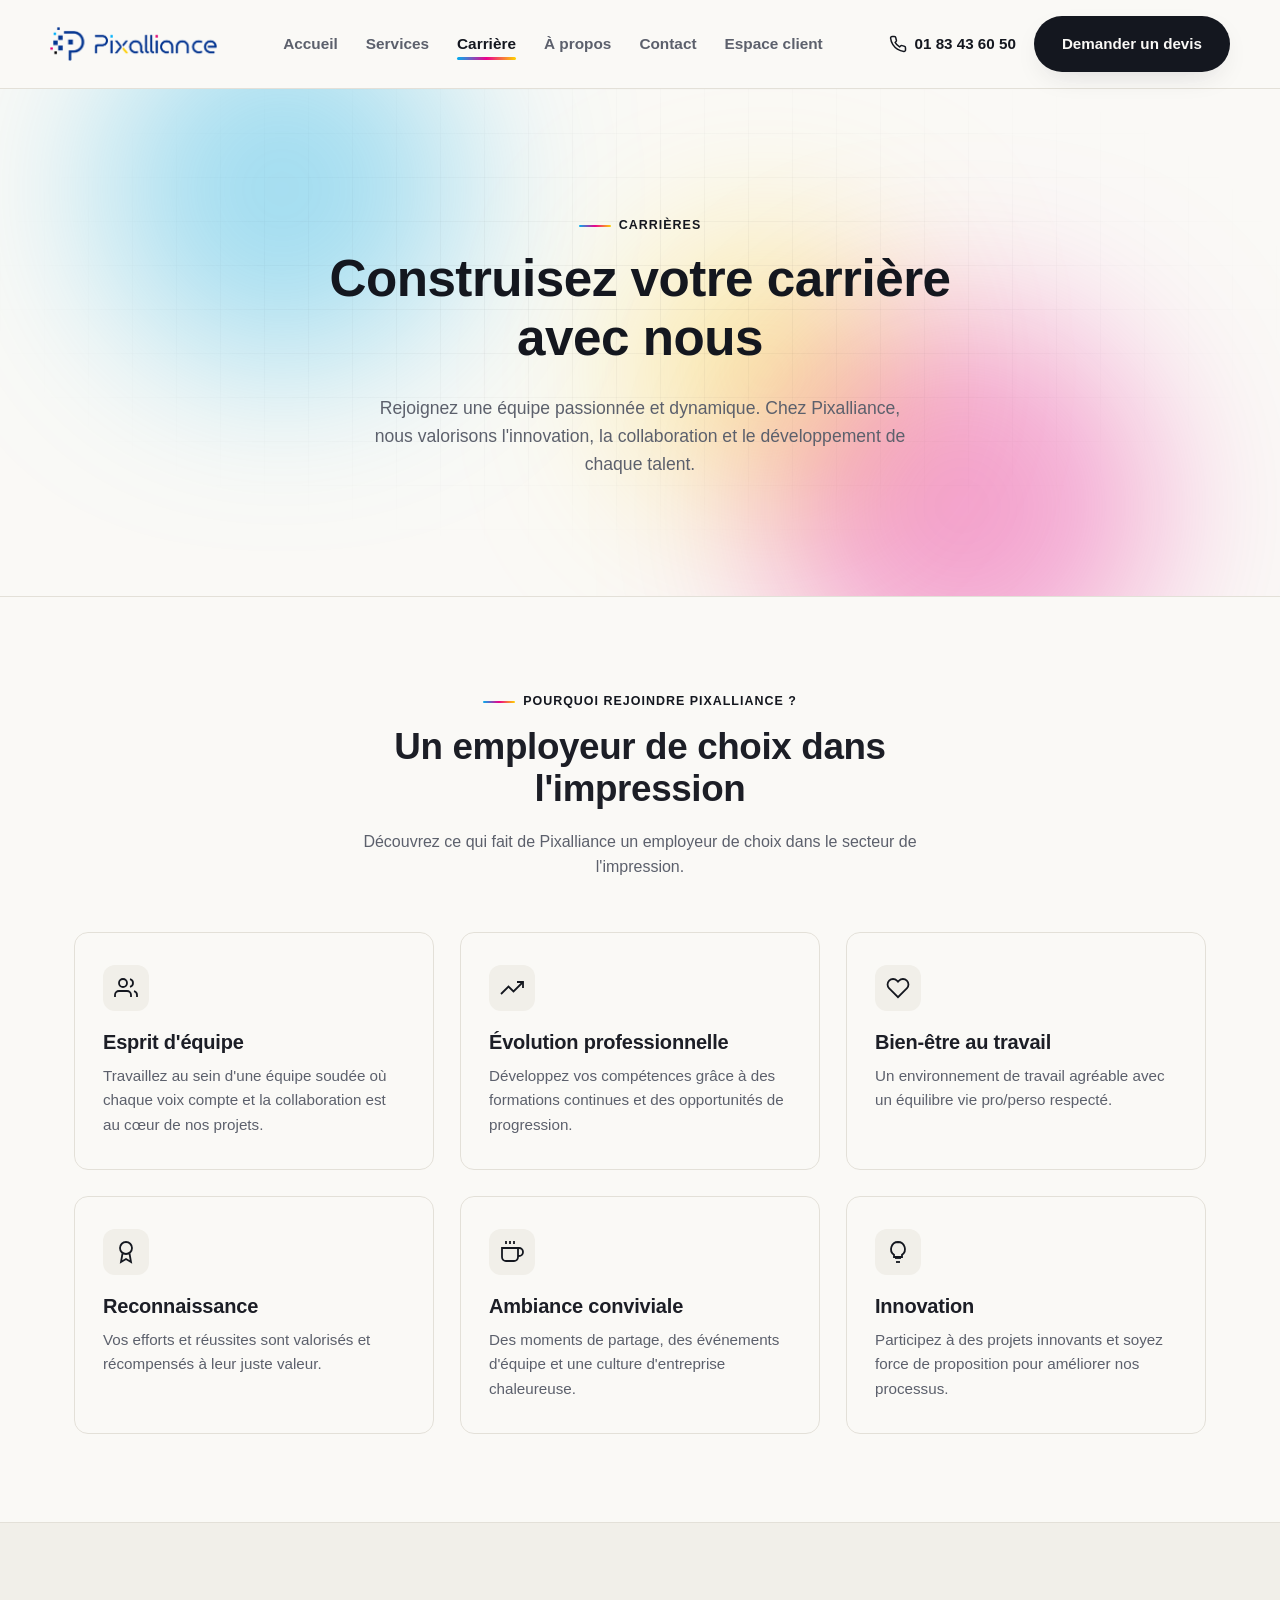
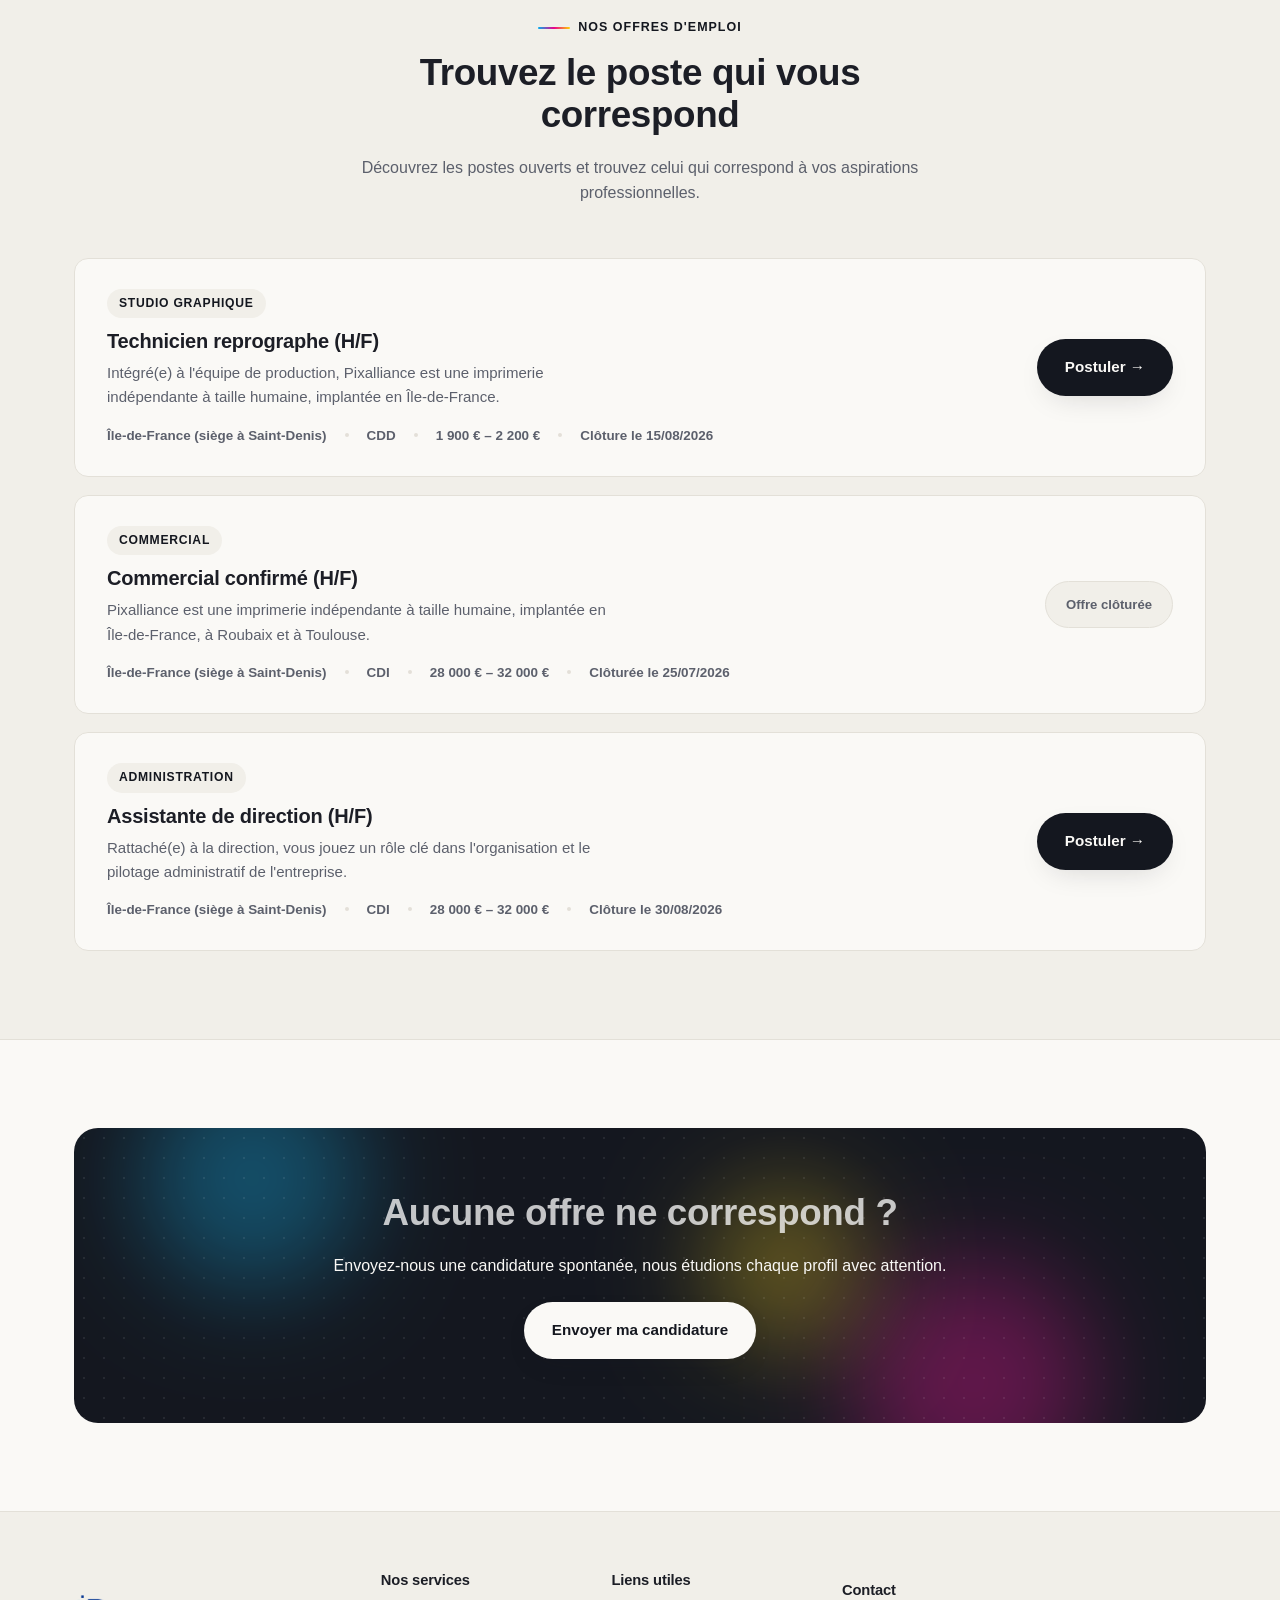
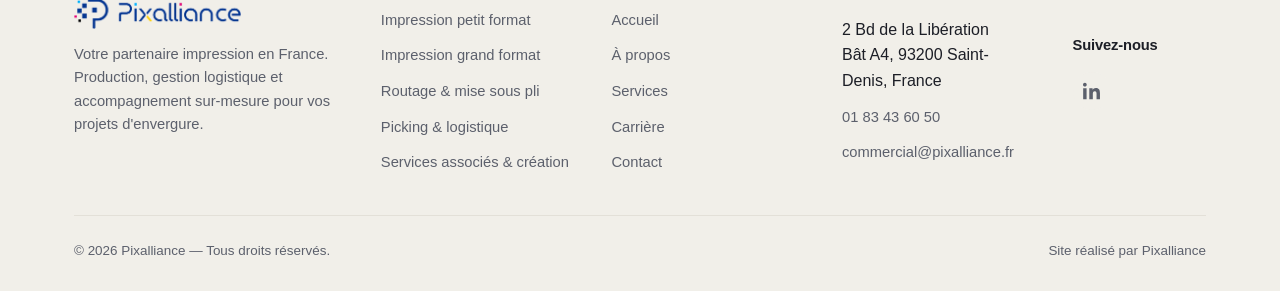
<file: carriere.html>
<!DOCTYPE html>
<html lang="fr">
<head>
<meta charset="UTF-8">
<meta name="viewport" content="width=device-width, initial-scale=1.0">
<title>Carrière — Rejoindre Pixalliance | Imprimerie à Saint-Denis</title>
<meta name="description" content="Rejoignez l'équipe Pixalliance : découvrez pourquoi nos collaborateurs aiment travailler chez nous et consultez nos offres d'emploi actuelles.">
<link rel="icon" type="image/png" href="assets/pixalliance-icon.png">
<link rel="stylesheet" href="css/style.css">
</head>
<body>

<header class="site-header">
  <div class="container header-inner">
    <a href="index.html" class="logo">
      <img src="assets/pixalliance-logo.png" alt="Pixalliance">
    </a>

    <button class="nav-toggle" aria-label="Ouvrir le menu" aria-expanded="false">
      <span></span><span></span><span></span>
    </button>

    <nav class="main-nav" aria-label="Navigation principale">
      <ul>
        <li><a href="index.html">Accueil</a></li>
        <li><a href="services.html">Services</a></li>
        <li><a href="carriere.html" aria-current="page">Carrière</a></li>
        <li><a href="a-propos.html">À propos</a></li>
        <li><a href="contact.html">Contact</a></li>
        <li><a href="https://espace-client.pixalliance.fr/" target="_blank" rel="noopener">Espace client</a></li>
      </ul>
    </nav>

    <div class="header-actions">
      <a class="header-phone" href="tel:+33183436050">
        <svg viewBox="0 0 24 24" fill="none" stroke="currentColor" stroke-width="2" stroke-linecap="round" stroke-linejoin="round"><path d="M22 16.92v3a2 2 0 0 1-2.18 2 19.79 19.79 0 0 1-8.63-3.07 19.5 19.5 0 0 1-6-6 19.79 19.79 0 0 1-3.07-8.67A2 2 0 0 1 4.11 2h3a2 2 0 0 1 2 1.72c.127.96.362 1.903.7 2.81a2 2 0 0 1-.45 2.11L8.09 9.91a16 16 0 0 0 6 6l1.27-1.27a2 2 0 0 1 2.11-.45c.907.338 1.85.573 2.81.7A2 2 0 0 1 22 16.92z"/></svg>
        <span>01 83 43 60 50</span>
      </a>
      <a href="contact.html" class="btn btn-primary">Demander un devis</a>
    </div>
  </div>
</header>

<main>

  <section class="career-hero">
    <div class="career-hero-glow c"></div>
    <div class="career-hero-glow m"></div>
    <div class="career-hero-glow y"></div>
    <div class="career-hero-grid"></div>
    <div class="container career-hero-content">
      <span class="eyebrow career-eyebrow"><span class="eyebrow-bar"></span> Carrières</span>
      <h1>Construisez votre carrière avec nous</h1>
      <p class="lead">Rejoignez une équipe passionnée et dynamique. Chez Pixalliance, nous valorisons l'innovation, la collaboration et le développement de chaque talent.</p>
    </div>
  </section>

  <section>
    <div class="container">
      <div class="section-head center">
        <span class="eyebrow"><span class="eyebrow-bar"></span> Pourquoi rejoindre Pixalliance ?</span>
        <h2>Un employeur de choix dans l'impression</h2>
        <p>Découvrez ce qui fait de Pixalliance un employeur de choix dans le secteur de l'impression.</p>
      </div>

      <div class="grid-3">
        <div class="card tilt-card">
          <div class="card-icon"><svg viewBox="0 0 24 24" fill="none" stroke="#14171f" stroke-width="1.8"><path d="M17 21v-2a4 4 0 0 0-4-4H5a4 4 0 0 0-4 4v2"/><circle cx="9" cy="7" r="4"/><path d="M23 21v-2a4 4 0 0 0-3-3.87"/><path d="M16 3.13a4 4 0 0 1 0 7.75"/></svg></div>
          <h3>Esprit d'équipe</h3>
          <p>Travaillez au sein d'une équipe soudée où chaque voix compte et la collaboration est au cœur de nos projets.</p>
        </div>
        <div class="card tilt-card">
          <div class="card-icon"><svg viewBox="0 0 24 24" fill="none" stroke="#14171f" stroke-width="1.8"><path d="M23 6 13.5 15.5l-5-5L1 18"/><path d="M17 6h6v6"/></svg></div>
          <h3>Évolution professionnelle</h3>
          <p>Développez vos compétences grâce à des formations continues et des opportunités de progression.</p>
        </div>
        <div class="card tilt-card">
          <div class="card-icon"><svg viewBox="0 0 24 24" fill="none" stroke="#14171f" stroke-width="1.8"><path d="M20.84 4.61a5.5 5.5 0 0 0-7.78 0L12 5.67l-1.06-1.06a5.5 5.5 0 1 0-7.78 7.78l1.06 1.06L12 21.23l7.78-7.78 1.06-1.06a5.5 5.5 0 0 0 0-7.78Z"/></svg></div>
          <h3>Bien-être au travail</h3>
          <p>Un environnement de travail agréable avec un équilibre vie pro/perso respecté.</p>
        </div>
        <div class="card tilt-card">
          <div class="card-icon"><svg viewBox="0 0 24 24" fill="none" stroke="#14171f" stroke-width="1.8"><circle cx="12" cy="8" r="6"/><path d="M15.5 13.5 17 22l-5-3-5 3 1.5-8.5"/></svg></div>
          <h3>Reconnaissance</h3>
          <p>Vos efforts et réussites sont valorisés et récompensés à leur juste valeur.</p>
        </div>
        <div class="card tilt-card">
          <div class="card-icon"><svg viewBox="0 0 24 24" fill="none" stroke="#14171f" stroke-width="1.8"><path d="M18 8h1a4 4 0 0 1 0 8h-1"/><path d="M2 8h16v9a4 4 0 0 1-4 4H6a4 4 0 0 1-4-4V8Z"/><path d="M6 1v3M10 1v3M14 1v3"/></svg></div>
          <h3>Ambiance conviviale</h3>
          <p>Des moments de partage, des événements d'équipe et une culture d'entreprise chaleureuse.</p>
        </div>
        <div class="card tilt-card">
          <div class="card-icon"><svg viewBox="0 0 24 24" fill="none" stroke="#14171f" stroke-width="1.8"><path d="M9 18h6"/><path d="M10 22h4"/><path d="M12 2a7 7 0 0 0-4 12.7V17h8v-2.3A7 7 0 0 0 12 2Z"/></svg></div>
          <h3>Innovation</h3>
          <p>Participez à des projets innovants et soyez force de proposition pour améliorer nos processus.</p>
        </div>
      </div>
    </div>
  </section>

  <section id="offres" style="background:var(--paper-dim); border-top:1px solid var(--line); border-bottom:1px solid var(--line);">
    <div class="container">
      <div class="section-head center">
        <span class="eyebrow"><span class="eyebrow-bar"></span> Nos offres d'emploi</span>
        <h2>Trouvez le poste qui vous correspond</h2>
        <p>Découvrez les postes ouverts et trouvez celui qui correspond à vos aspirations professionnelles.</p>
      </div>

      <div class="job-list">

        <div class="job-card reveal">
          <div class="job-card-main">
            <span class="job-tag">Studio Graphique</span>
            <h3>Technicien reprographe (H/F)</h3>
            <p>Intégré(e) à l'équipe de production, Pixalliance est une imprimerie indépendante à taille humaine, implantée en Île-de-France.</p>
            <ul class="job-meta">
              <li>Île-de-France (siège à Saint-Denis)</li>
              <li>CDD</li>
              <li>1 900 € – 2 200 €</li>
              <li>Clôture le 15/08/2026</li>
            </ul>
          </div>
          <a href="https://pixalliance.fr/offre-emploi/commercial-confirme-h-f-2/" class="btn btn-primary job-apply" target="_blank" rel="noopener">Postuler →</a>
        </div>

        <div class="job-card reveal job-closed">
          <div class="job-card-main">
            <span class="job-tag">Commercial</span>
            <h3>Commercial confirmé (H/F)</h3>
            <p>Pixalliance est une imprimerie indépendante à taille humaine, implantée en Île-de-France, à Roubaix et à Toulouse.</p>
            <ul class="job-meta">
              <li>Île-de-France (siège à Saint-Denis)</li>
              <li>CDI</li>
              <li>28 000 € – 32 000 €</li>
              <li>Clôturée le 25/07/2026</li>
            </ul>
          </div>
          <span class="job-closed-badge">Offre clôturée</span>
        </div>

        <div class="job-card reveal">
          <div class="job-card-main">
            <span class="job-tag">Administration</span>
            <h3>Assistante de direction (H/F)</h3>
            <p>Rattaché(e) à la direction, vous jouez un rôle clé dans l'organisation et le pilotage administratif de l'entreprise.</p>
            <ul class="job-meta">
              <li>Île-de-France (siège à Saint-Denis)</li>
              <li>CDI</li>
              <li>28 000 € – 32 000 €</li>
              <li>Clôture le 30/08/2026</li>
            </ul>
          </div>
          <a href="https://pixalliance.fr/offre-emploi/assistante-de-direction-h-f/" class="btn btn-primary job-apply" target="_blank" rel="noopener">Postuler →</a>
        </div>

      </div>
    </div>
  </section>

  <section>
    <div class="container">
      <div class="cta-band">
        <div class="cta-band-dots"></div>
        <div class="cta-glow c"></div>
        <div class="cta-glow m"></div>
        <div class="cta-glow y"></div>
        <h2 class="shimmer-text">Aucune offre ne correspond ?</h2>
        <p>Envoyez-nous une candidature spontanée, nous étudions chaque profil avec attention.</p>
        <div class="cta-actions">
          <a href="contact.html" class="btn btn-primary">Envoyer ma candidature</a>
        </div>
      </div>
    </div>
  </section>

</main>

<footer class="site-footer">
  <div class="container">
    <div class="footer-grid">
      <div class="footer-brand">
        <a href="index.html" class="logo" style="margin-bottom:14px;">
          <img src="assets/pixalliance-logo.png" alt="Pixalliance">
        </a>
        <p>Votre partenaire impression en France. Production, gestion logistique et accompagnement sur-mesure pour vos projets d'envergure.</p>
      </div>

      <div>
        <h4>Nos services</h4>
        <ul>
          <li><a href="petit-format.html">Impression petit format</a></li>
          <li><a href="grand-format.html">Impression grand format</a></li>
          <li><a href="routage.html">Routage &amp; mise sous pli</a></li>
          <li><a href="services-associes.html#picking">Picking &amp; logistique</a></li>
          <li><a href="services-associes.html">Services associés &amp; création</a></li>
        </ul>
      </div>

      <div>
        <h4>Liens utiles</h4>
        <ul>
          <li><a href="index.html">Accueil</a></li>
          <li><a href="a-propos.html">À propos</a></li>
          <li><a href="services.html">Services</a></li>
          <li><a href="carriere.html">Carrière</a></li>
          <li><a href="contact.html">Contact</a></li>
        </ul>
      </div>

      <div>
        <h4>Contact</h4>
        <ul>
          <li>2 Bd de la Libération<br>Bât A4, 93200 Saint-Denis, France</li>
          <li><a href="tel:+33183436050">01 83 43 60 50</a></li>
          <li><a href="mailto:commercial@pixalliance.fr">commercial@pixalliance.fr</a></li>
        </ul>
      </div>

      <div>
        <h4>Suivez-nous</h4>
        <a href="#" class="footer-social" aria-label="LinkedIn" target="_blank" rel="noopener">
          <svg viewBox="0 0 24 24" fill="currentColor"><path d="M4.98 3.5C4.98 4.88 3.87 6 2.5 6S0 4.88 0 3.5 1.12 1 2.5 1 4.98 2.12 4.98 3.5zM.22 8.24h4.56V23H.22V8.24zM8.4 8.24h4.37v2.01h.06c.61-1.15 2.1-2.36 4.32-2.36 4.62 0 5.47 3.04 5.47 6.99V23h-4.56v-6.92c0-1.65-.03-3.78-2.3-3.78-2.3 0-2.65 1.8-2.65 3.66V23H8.4V8.24z"/></svg>
        </a>
      </div>
    </div>

    <div class="footer-bottom">
      <span>&copy; 2026 Pixalliance — Tous droits réservés.</span>
      <span>Site réalisé par Pixalliance</span>
    </div>
  </div>
</footer>

<script src="js/main.js"></script>
</body>
</html>
</file>
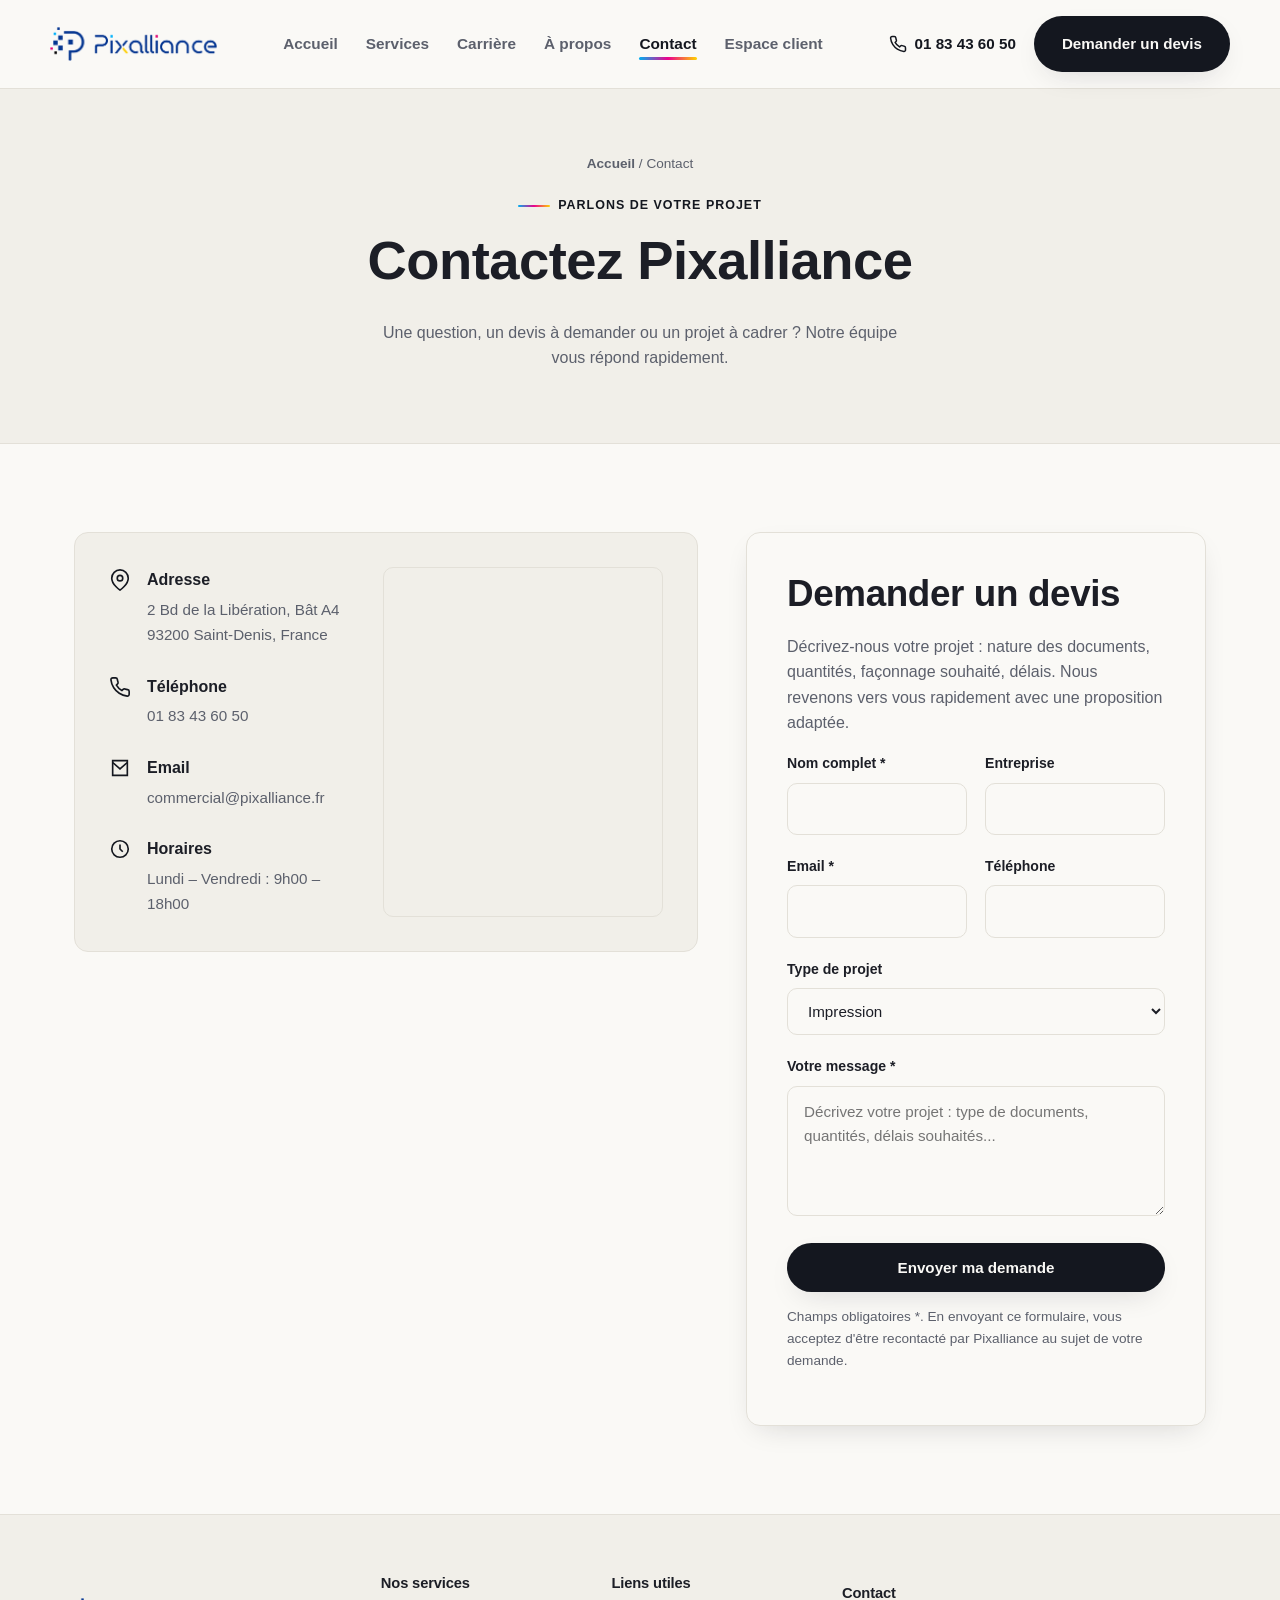
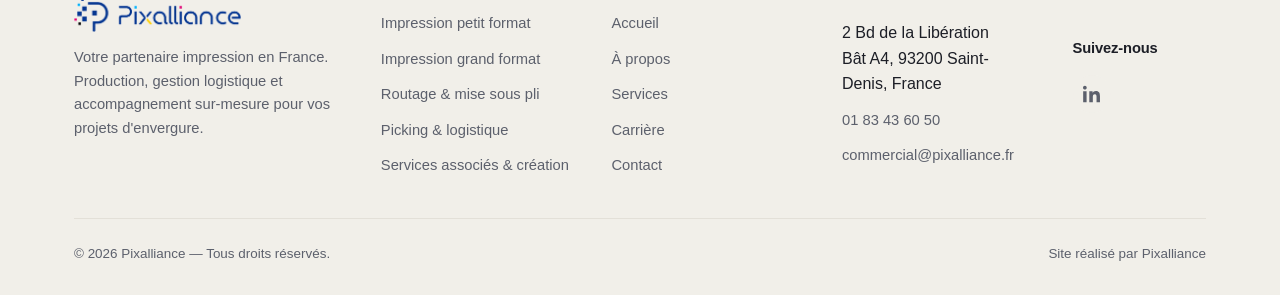
<file: contact.html>
<!DOCTYPE html>
<html lang="fr">
<head>
<meta charset="UTF-8">
<meta name="viewport" content="width=device-width, initial-scale=1.0">
<title>Contact — Pixalliance, imprimerie à Saint-Denis</title>
<meta name="description" content="Contactez Pixalliance pour votre projet d'impression, façonnage, routage ou signalétique. Atelier situé 2 Bd de la Libération, Bât A4, 93200 Saint-Denis.">
<link rel="icon" type="image/png" href="assets/pixalliance-icon.png">
<link rel="stylesheet" href="css/style.css">
</head>
<body>

<header class="site-header">
  <div class="container header-inner">
    <a href="index.html" class="logo">
      <img src="assets/pixalliance-logo.png" alt="Pixalliance">
    </a>

    <button class="nav-toggle" aria-label="Ouvrir le menu" aria-expanded="false">
      <span></span><span></span><span></span>
    </button>

    <nav class="main-nav" aria-label="Navigation principale">
      <ul>
        <li><a href="index.html">Accueil</a></li>
        <li><a href="services.html">Services</a></li>
        <li><a href="carriere.html">Carrière</a></li>
        <li><a href="a-propos.html">À propos</a></li>
        <li><a href="contact.html" aria-current="page">Contact</a></li>
        <li><a href="https://espace-client.pixalliance.fr/" target="_blank" rel="noopener">Espace client</a></li>
      </ul>
    </nav>

    <div class="header-actions">
      <a class="header-phone" href="tel:+33183436050">
        <svg viewBox="0 0 24 24" fill="none" stroke="currentColor" stroke-width="2" stroke-linecap="round" stroke-linejoin="round"><path d="M22 16.92v3a2 2 0 0 1-2.18 2 19.79 19.79 0 0 1-8.63-3.07 19.5 19.5 0 0 1-6-6 19.79 19.79 0 0 1-3.07-8.67A2 2 0 0 1 4.11 2h3a2 2 0 0 1 2 1.72c.127.96.362 1.903.7 2.81a2 2 0 0 1-.45 2.11L8.09 9.91a16 16 0 0 0 6 6l1.27-1.27a2 2 0 0 1 2.11-.45c.907.338 1.85.573 2.81.7A2 2 0 0 1 22 16.92z"/></svg>
        <span>01 83 43 60 50</span>
      </a>
      <a href="contact.html" class="btn btn-primary">Demander un devis</a>
    </div>
  </div>
</header>

<main>

  <section class="page-header text-center">
    <div class="container">
      <div class="breadcrumb"><a href="index.html">Accueil</a> / Contact</div>
      <span class="eyebrow"><span class="eyebrow-bar"></span> Parlons de votre projet</span>
      <h1>Contactez Pixalliance</h1>
      <p class="lead" style="max-width:60ch;margin-left:auto;margin-right:auto;">Une question, un devis à demander ou un projet à cadrer ? Notre équipe vous répond rapidement.</p>
    </div>
  </section>

  <section>
    <div class="container contact-layout">

      <div class="contact-info-card">
        <div class="items">
          <div class="item">
            <svg viewBox="0 0 24 24" fill="none" stroke="#14171f" stroke-width="1.8"><path d="M21 10c0 7-9 13-9 13s-9-6-9-13a9 9 0 0 1 18 0Z"/><circle cx="12" cy="10" r="3"/></svg>
            <div>
              <strong>Adresse</strong>
              <span>2 Bd de la Libération, Bât A4<br>93200 Saint-Denis, France</span>
            </div>
          </div>
          <div class="item">
            <svg viewBox="0 0 24 24" fill="none" stroke="#14171f" stroke-width="1.8"><path d="M22 16.92v3a2 2 0 0 1-2.18 2 19.79 19.79 0 0 1-8.63-3.07 19.5 19.5 0 0 1-6-6 19.79 19.79 0 0 1-3.07-8.67A2 2 0 0 1 4.11 2h3a2 2 0 0 1 2 1.72c.127.96.362 1.903.7 2.81a2 2 0 0 1-.45 2.11L8.09 9.91a16 16 0 0 0 6 6l1.27-1.27a2 2 0 0 1 2.11-.45c.907.338 1.85.573 2.81.7A2 2 0 0 1 22 16.92z"/></svg>
            <div>
              <strong>Téléphone</strong>
              <a href="tel:+33183436050">01 83 43 60 50</a>
            </div>
          </div>
          <div class="item">
            <svg viewBox="0 0 24 24" fill="none" stroke="#14171f" stroke-width="1.8"><path d="M4 4h16v16H4z"/><path d="m4 6 8 7 8-7"/></svg>
            <div>
              <strong>Email</strong>
              <a href="mailto:commercial@pixalliance.fr">commercial@pixalliance.fr</a>
            </div>
          </div>
          <div class="item">
            <svg viewBox="0 0 24 24" fill="none" stroke="#14171f" stroke-width="1.8"><circle cx="12" cy="12" r="9"/><path d="M12 7v5l3 3"/></svg>
            <div>
              <strong>Horaires</strong>
              <span>Lundi – Vendredi : 9h00 – 18h00</span>
            </div>
          </div>
        </div>

        <div class="map-embed">
          <iframe
            title="Localisation de Pixalliance à Saint-Denis"
            src="https://www.openstreetmap.org/export/embed.html?bbox=2.348%2C48.928%2C2.368%2C48.940&amp;layer=mapnik&amp;marker=48.934%2C2.358"
            loading="lazy"></iframe>
        </div>
      </div>

      <div class="form-card">
        <h2 class="mt-0">Demander un devis</h2>
        <p>Décrivez-nous votre projet : nature des documents, quantités, façonnage souhaité, délais. Nous revenons vers vous rapidement avec une proposition adaptée.</p>

        <form id="contact-form" novalidate>
          <div class="form-row">
            <div class="field">
              <label for="nom">Nom complet *</label>
              <input type="text" id="nom" name="nom" required autocomplete="name">
            </div>
            <div class="field">
              <label for="entreprise">Entreprise</label>
              <input type="text" id="entreprise" name="entreprise" autocomplete="organization">
            </div>
          </div>

          <div class="form-row">
            <div class="field">
              <label for="email">Email *</label>
              <input type="email" id="email" name="email" required autocomplete="email">
            </div>
            <div class="field">
              <label for="telephone">Téléphone</label>
              <input type="tel" id="telephone" name="telephone" autocomplete="tel">
            </div>
          </div>

          <div class="field">
            <label for="sujet">Type de projet</label>
            <select id="sujet" name="sujet">
              <option value="impression">Impression</option>
              <option value="faconnage">Façonnage &amp; finitions</option>
              <option value="routage">Routage &amp; mise sous pli</option>
              <option value="signaletique">Signalétique</option>
              <option value="creation">Création graphique</option>
              <option value="logistique">Logistique &amp; stockage</option>
              <option value="autre">Autre / plusieurs besoins</option>
            </select>
          </div>

          <div class="field">
            <label for="message">Votre message *</label>
            <textarea id="message" name="message" required placeholder="Décrivez votre projet : type de documents, quantités, délais souhaités..."></textarea>
          </div>

          <button type="submit" class="btn btn-primary btn-block">Envoyer ma demande</button>
          <p class="form-note">Champs obligatoires *. En envoyant ce formulaire, vous acceptez d'être recontacté par Pixalliance au sujet de votre demande.</p>
          <div id="form-status" class="form-status" role="status"></div>
        </form>
      </div>

    </div>
  </section>

</main>

<footer class="site-footer">
  <div class="container">
    <div class="footer-grid">
      <div class="footer-brand">
        <a href="index.html" class="logo" style="margin-bottom:14px;">
          <img src="assets/pixalliance-logo.png" alt="Pixalliance">
        </a>
        <p>Votre partenaire impression en France. Production, gestion logistique et accompagnement sur-mesure pour vos projets d'envergure.</p>
      </div>

      <div>
        <h4>Nos services</h4>
        <ul>
          <li><a href="petit-format.html">Impression petit format</a></li>
          <li><a href="grand-format.html">Impression grand format</a></li>
          <li><a href="routage.html">Routage &amp; mise sous pli</a></li>
          <li><a href="services-associes.html#picking">Picking &amp; logistique</a></li>
          <li><a href="services-associes.html">Services associés &amp; création</a></li>
        </ul>
      </div>

      <div>
        <h4>Liens utiles</h4>
        <ul>
          <li><a href="index.html">Accueil</a></li>
          <li><a href="a-propos.html">À propos</a></li>
          <li><a href="services.html">Services</a></li>
          <li><a href="carriere.html">Carrière</a></li>
          <li><a href="contact.html">Contact</a></li>
        </ul>
      </div>

      <div>
        <h4>Contact</h4>
        <ul>
          <li>2 Bd de la Libération<br>Bât A4, 93200 Saint-Denis, France</li>
          <li><a href="tel:+33183436050">01 83 43 60 50</a></li>
          <li><a href="mailto:commercial@pixalliance.fr">commercial@pixalliance.fr</a></li>
        </ul>
      </div>

      <div>
        <h4>Suivez-nous</h4>
        <a href="#" class="footer-social" aria-label="LinkedIn" target="_blank" rel="noopener">
          <svg viewBox="0 0 24 24" fill="currentColor"><path d="M4.98 3.5C4.98 4.88 3.87 6 2.5 6S0 4.88 0 3.5 1.12 1 2.5 1 4.98 2.12 4.98 3.5zM.22 8.24h4.56V23H.22V8.24zM8.4 8.24h4.37v2.01h.06c.61-1.15 2.1-2.36 4.32-2.36 4.62 0 5.47 3.04 5.47 6.99V23h-4.56v-6.92c0-1.65-.03-3.78-2.3-3.78-2.3 0-2.65 1.8-2.65 3.66V23H8.4V8.24z"/></svg>
        </a>
      </div>
    </div>

    <div class="footer-bottom">
      <span>&copy; 2026 Pixalliance — Tous droits réservés.</span>
      <span>Site réalisé par Pixalliance</span>
    </div>
  </div>
</footer>

<script src="js/main.js"></script>
</body>
</html>
</file>
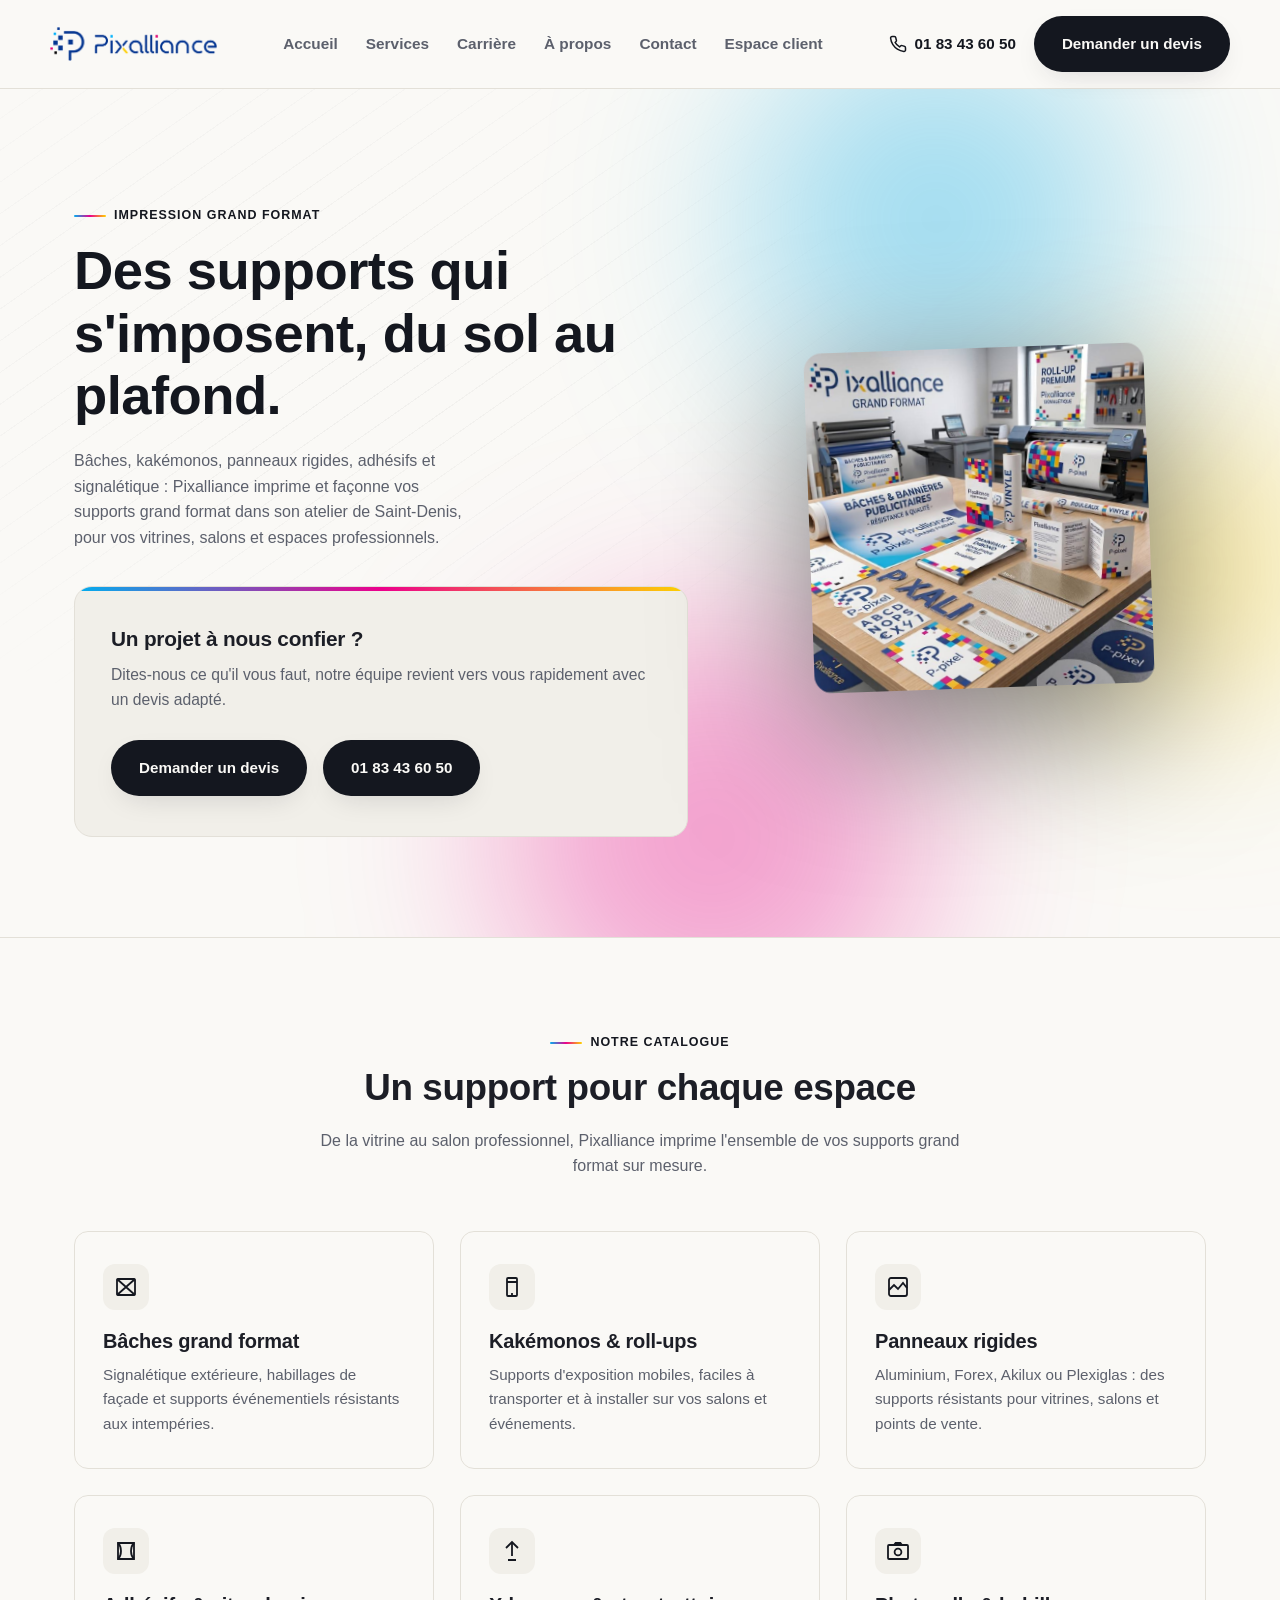
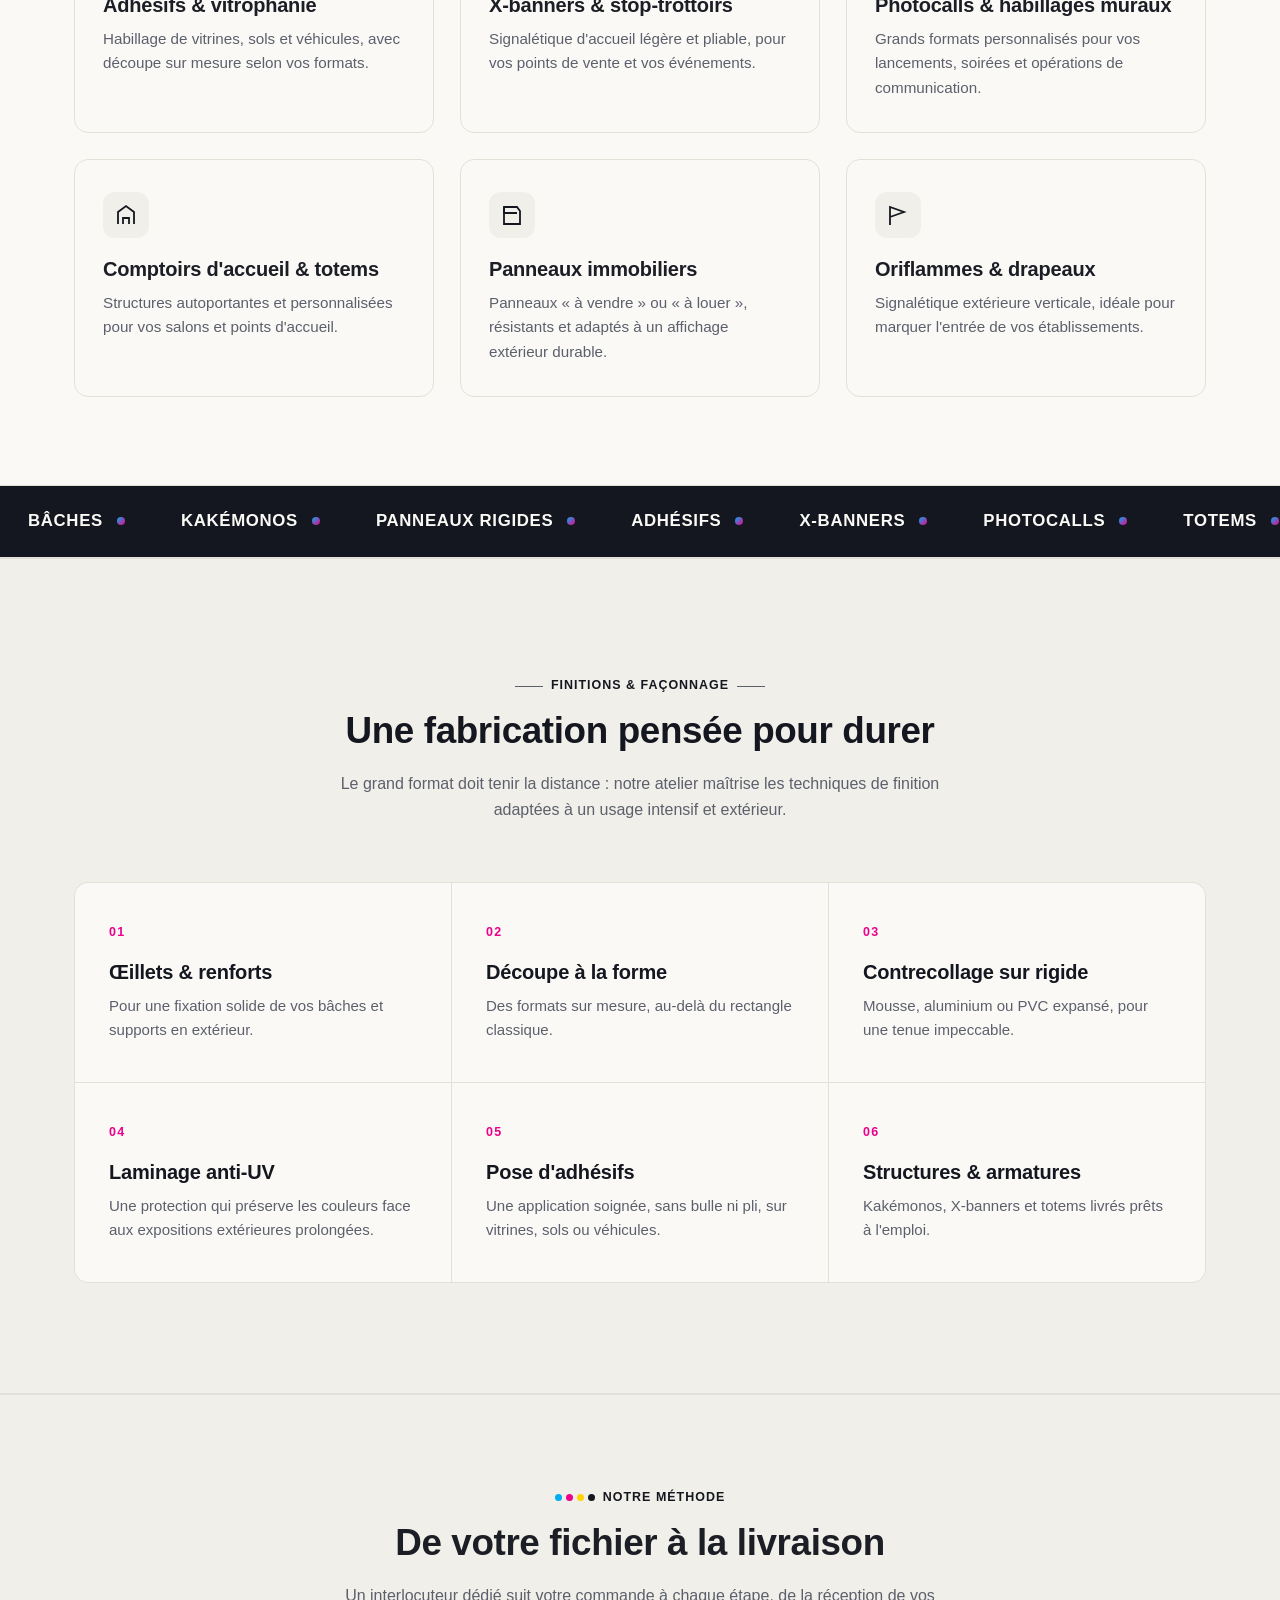
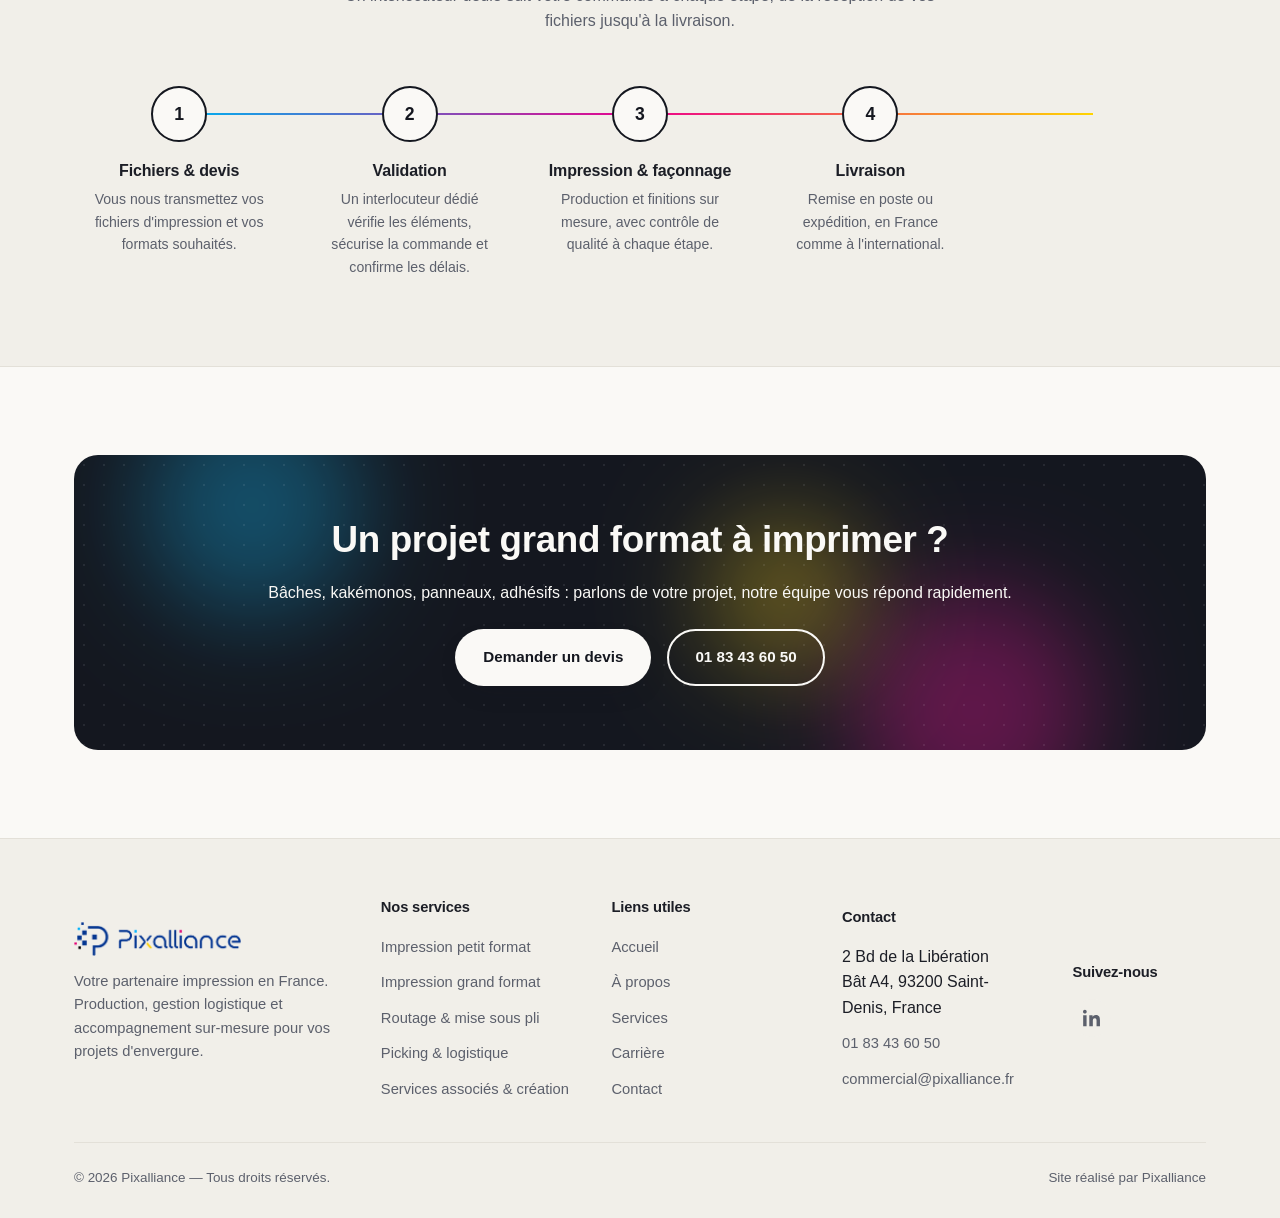
<file: grand-format.html>
<!DOCTYPE html>
<html lang="fr">
<head>
<meta charset="UTF-8">
<meta name="viewport" content="width=device-width, initial-scale=1.0">
<title>Impression grand format — Bâches, kakémonos, panneaux | Pixalliance</title>
<meta name="description" content="Bâches, kakémonos, panneaux rigides, adhésifs et signalétique : découvrez les supports grand format imprimés et façonnés par Pixalliance dans son atelier de Saint-Denis.">
<link rel="icon" type="image/png" href="assets/pixalliance-icon.png">
<link rel="stylesheet" href="css/style.css">
</head>
<body>

<header class="site-header">
  <div class="container header-inner">
    <a href="index.html" class="logo">
      <img src="assets/pixalliance-logo.png" alt="Pixalliance">
    </a>

    <button class="nav-toggle" aria-label="Ouvrir le menu" aria-expanded="false">
      <span></span><span></span><span></span>
    </button>

    <nav class="main-nav" aria-label="Navigation principale">
      <ul>
        <li><a href="index.html">Accueil</a></li>
        <li><a href="services.html">Services</a></li>
        <li><a href="carriere.html">Carrière</a></li>
        <li><a href="a-propos.html">À propos</a></li>
        <li><a href="contact.html">Contact</a></li>
        <li><a href="https://espace-client.pixalliance.fr/" target="_blank" rel="noopener">Espace client</a></li>
      </ul>
    </nav>

    <div class="header-actions">
      <a class="header-phone" href="tel:+33183436050">
        <svg viewBox="0 0 24 24" fill="none" stroke="currentColor" stroke-width="2" stroke-linecap="round" stroke-linejoin="round"><path d="M22 16.92v3a2 2 0 0 1-2.18 2 19.79 19.79 0 0 1-8.63-3.07 19.5 19.5 0 0 1-6-6 19.79 19.79 0 0 1-3.07-8.67A2 2 0 0 1 4.11 2h3a2 2 0 0 1 2 1.72c.127.96.362 1.903.7 2.81a2 2 0 0 1-.45 2.11L8.09 9.91a16 16 0 0 0 6 6l1.27-1.27a2 2 0 0 1 2.11-.45c.907.338 1.85.573 2.81.7A2 2 0 0 1 22 16.92z"/></svg>
        <span>01 83 43 60 50</span>
      </a>
      <a href="contact.html" class="btn btn-primary">Demander un devis</a>
    </div>
  </div>
</header>

<main>

  <section class="gf-hero">
    <div class="gf-hero-stripes"></div>
    <div class="gf-hero-glow c"></div>
    <div class="gf-hero-glow m"></div>
    <div class="gf-hero-glow y"></div>
    <div class="container gf-hero-inner">
      <div class="gf-hero-copy">
        <span class="eyebrow"><span class="eyebrow-bar"></span> Impression grand format</span>
        <h1>Des supports qui s'imposent, du sol au plafond.</h1>
        <p class="lead">Bâches, kakémonos, panneaux rigides, adhésifs et signalétique : Pixalliance imprime et façonne vos supports grand format dans son atelier de Saint-Denis, pour vos vitrines, salons et espaces professionnels.</p>

        <div class="gf-mid-cta">
          <div class="gf-mid-cta-bar"></div>
          <h2>Un projet à nous confier ?</h2>
          <p>Dites-nous ce qu'il vous faut, notre équipe revient vers vous rapidement avec un devis adapté.</p>
          <div class="hero-actions">
            <a href="contact.html" class="btn btn-primary">Demander un devis</a>
            <a href="tel:+33183436050" class="btn btn-primary">01 83 43 60 50</a>
          </div>
        </div>
      </div>

      <div class="gf-hero-visual tilt-card">
        <img class="gf-hero-image" src="assets/grand-format-photo.jpeg" alt="Exemples d'impression grand format Pixalliance : bâches, banderoles, roll-up et panneaux Dibond">
      </div>
    </div>
  </section>

  <section id="catalogue">
    <div class="container">
      <div class="section-head center">
        <span class="eyebrow"><span class="eyebrow-bar"></span> Notre catalogue</span>
        <h2>Un support pour chaque espace</h2>
        <p>De la vitrine au salon professionnel, Pixalliance imprime l'ensemble de vos supports grand format sur mesure.</p>
      </div>

      <div class="grid-3">
        <div class="card tilt-card reveal">
          <div class="card-icon"><svg viewBox="0 0 24 24" fill="none" stroke="#14171f" stroke-width="1.8"><rect x="3" y="4" width="18" height="16" rx="1"/><path d="M3 4l18 16M21 4 3 20"/></svg></div>
          <h3>Bâches grand format</h3>
          <p>Signalétique extérieure, habillages de façade et supports événementiels résistants aux intempéries.</p>
        </div>

        <div class="card tilt-card reveal">
          <div class="card-icon"><svg viewBox="0 0 24 24" fill="none" stroke="#14171f" stroke-width="1.8"><rect x="7" y="3" width="10" height="18" rx="1"/><path d="M7 7h10M12 21v-3"/></svg></div>
          <h3>Kakémonos &amp; roll-ups</h3>
          <p>Supports d'exposition mobiles, faciles à transporter et à installer sur vos salons et événements.</p>
        </div>

        <div class="card tilt-card reveal">
          <div class="card-icon"><svg viewBox="0 0 24 24" fill="none" stroke="#14171f" stroke-width="1.8"><rect x="3" y="3" width="18" height="18" rx="2"/><path d="M3 15l5-5 4 4 5-6 4 5"/></svg></div>
          <h3>Panneaux rigides</h3>
          <p>Aluminium, Forex, Akilux ou Plexiglas : des supports résistants pour vitrines, salons et points de vente.</p>
        </div>

        <div class="card tilt-card reveal">
          <div class="card-icon"><svg viewBox="0 0 24 24" fill="none" stroke="#14171f" stroke-width="1.8"><path d="M4 4h16v16H4Z"/><path d="M4 4c4 4 4 12 0 16M20 4c-4 4-4 12 0 16"/></svg></div>
          <h3>Adhésifs &amp; vitrophanie</h3>
          <p>Habillage de vitrines, sols et véhicules, avec découpe sur mesure selon vos formats.</p>
        </div>

        <div class="card tilt-card reveal">
          <div class="card-icon"><svg viewBox="0 0 24 24" fill="none" stroke="#14171f" stroke-width="1.8"><path d="M12 3v14M8 21h8"/><path d="M6 9l6-6 6 6"/></svg></div>
          <h3>X-banners &amp; stop-trottoirs</h3>
          <p>Signalétique d'accueil légère et pliable, pour vos points de vente et vos événements.</p>
        </div>

        <div class="card tilt-card reveal">
          <div class="card-icon"><svg viewBox="0 0 24 24" fill="none" stroke="#14171f" stroke-width="1.8"><rect x="2" y="6" width="20" height="14" rx="1"/><circle cx="12" cy="13" r="3.4"/><path d="M8 6l1.6-2h4.8L16 6"/></svg></div>
          <h3>Photocalls &amp; habillages muraux</h3>
          <p>Grands formats personnalisés pour vos lancements, soirées et opérations de communication.</p>
        </div>

        <div class="card tilt-card reveal">
          <div class="card-icon"><svg viewBox="0 0 24 24" fill="none" stroke="#14171f" stroke-width="1.8"><path d="M4 21V9l8-6 8 6v12"/><path d="M9 21v-6h6v6"/></svg></div>
          <h3>Comptoirs d'accueil &amp; totems</h3>
          <p>Structures autoportantes et personnalisées pour vos salons et points d'accueil.</p>
        </div>

        <div class="card tilt-card reveal">
          <div class="card-icon"><svg viewBox="0 0 24 24" fill="none" stroke="#14171f" stroke-width="1.8"><path d="M4 21V4h13l3 4v13Z"/><path d="M4 4v6h13"/></svg></div>
          <h3>Panneaux immobiliers</h3>
          <p>Panneaux « à vendre » ou « à louer », résistants et adaptés à un affichage extérieur durable.</p>
        </div>

        <div class="card tilt-card reveal">
          <div class="card-icon"><svg viewBox="0 0 24 24" fill="none" stroke="#14171f" stroke-width="1.8"><path d="M4 22V4l14 5-14 5"/></svg></div>
          <h3>Oriflammes &amp; drapeaux</h3>
          <p>Signalétique extérieure verticale, idéale pour marquer l'entrée de vos établissements.</p>
        </div>
      </div>
    </div>
  </section>

  <div class="marquee-strip">
    <div class="marquee-track">
      <span>Bâches</span><span>Kakémonos</span><span>Panneaux rigides</span><span>Adhésifs</span><span>X-banners</span><span>Photocalls</span><span>Totems</span><span>Oriflammes</span>
      <span>Bâches</span><span>Kakémonos</span><span>Panneaux rigides</span><span>Adhésifs</span><span>X-banners</span><span>Photocalls</span><span>Totems</span><span>Oriflammes</span>
    </div>
  </div>

  <section class="materials-section">
    <div class="container">
      <div class="materials-head">
        <span class="eyebrow"><span class="rule"></span> Finitions &amp; façonnage <span class="rule"></span></span>
        <h2>Une fabrication pensée pour durer</h2>
        <p>Le grand format doit tenir la distance : notre atelier maîtrise les techniques de finition adaptées à un usage intensif et extérieur.</p>
      </div>

      <div class="material-grid">
        <div class="material-card">
          <span class="num">01</span>
          <h3>Œillets &amp; renforts</h3>
          <p>Pour une fixation solide de vos bâches et supports en extérieur.</p>
        </div>
        <div class="material-card">
          <span class="num">02</span>
          <h3>Découpe à la forme</h3>
          <p>Des formats sur mesure, au-delà du rectangle classique.</p>
        </div>
        <div class="material-card">
          <span class="num">03</span>
          <h3>Contrecollage sur rigide</h3>
          <p>Mousse, aluminium ou PVC expansé, pour une tenue impeccable.</p>
        </div>
        <div class="material-card">
          <span class="num">04</span>
          <h3>Laminage anti-UV</h3>
          <p>Une protection qui préserve les couleurs face aux expositions extérieures prolongées.</p>
        </div>
        <div class="material-card">
          <span class="num">05</span>
          <h3>Pose d'adhésifs</h3>
          <p>Une application soignée, sans bulle ni pli, sur vitrines, sols ou véhicules.</p>
        </div>
        <div class="material-card">
          <span class="num">06</span>
          <h3>Structures &amp; armatures</h3>
          <p>Kakémonos, X-banners et totems livrés prêts à l'emploi.</p>
        </div>
      </div>
    </div>
  </section>

  <section class="process-section">
    <div class="container">
      <div class="section-head center">
        <span class="eyebrow"><span class="dots"><span></span><span></span><span></span><span></span></span> Notre méthode</span>
        <h2>De votre fichier à la livraison</h2>
        <p>Un interlocuteur dédié suit votre commande à chaque étape, de la réception de vos fichiers jusqu'à la livraison.</p>
      </div>

      <div class="process-steps">
        <div class="process-line"><div class="process-line-fill"></div></div>

        <div class="process-step">
          <div class="process-num">1</div>
          <h3>Fichiers &amp; devis</h3>
          <p>Vous nous transmettez vos fichiers d'impression et vos formats souhaités.</p>
        </div>
        <div class="process-step">
          <div class="process-num">2</div>
          <h3>Validation</h3>
          <p>Un interlocuteur dédié vérifie les éléments, sécurise la commande et confirme les délais.</p>
        </div>
        <div class="process-step">
          <div class="process-num">3</div>
          <h3>Impression &amp; façonnage</h3>
          <p>Production et finitions sur mesure, avec contrôle de qualité à chaque étape.</p>
        </div>
        <div class="process-step">
          <div class="process-num">4</div>
          <h3>Livraison</h3>
          <p>Remise en poste ou expédition, en France comme à l'international.</p>
        </div>
      </div>
    </div>
  </section>

  <section>
    <div class="container">
      <div class="cta-band">
        <div class="cta-band-dots"></div>
        <div class="cta-glow c"></div>
        <div class="cta-glow m"></div>
        <div class="cta-glow y"></div>
        <h2>Un projet grand format à imprimer ?</h2>
        <p>Bâches, kakémonos, panneaux, adhésifs : parlons de votre projet, notre équipe vous répond rapidement.</p>
        <div class="cta-actions">
          <a href="contact.html" class="btn btn-primary">Demander un devis</a>
          <a href="tel:+33183436050" class="btn btn-outline" style="border-color:var(--paper); color:var(--paper);">01 83 43 60 50</a>
        </div>
      </div>
    </div>
  </section>

</main>

<footer class="site-footer">
  <div class="container">
    <div class="footer-grid">
      <div class="footer-brand">
        <a href="index.html" class="logo" style="margin-bottom:14px;">
          <img src="assets/pixalliance-logo.png" alt="Pixalliance">
        </a>
        <p>Votre partenaire impression en France. Production, gestion logistique et accompagnement sur-mesure pour vos projets d'envergure.</p>
      </div>

      <div>
        <h4>Nos services</h4>
        <ul>
          <li><a href="petit-format.html">Impression petit format</a></li>
          <li><a href="grand-format.html">Impression grand format</a></li>
          <li><a href="routage.html">Routage &amp; mise sous pli</a></li>
          <li><a href="services-associes.html#picking">Picking &amp; logistique</a></li>
          <li><a href="services-associes.html">Services associés &amp; création</a></li>
        </ul>
      </div>

      <div>
        <h4>Liens utiles</h4>
        <ul>
          <li><a href="index.html">Accueil</a></li>
          <li><a href="a-propos.html">À propos</a></li>
          <li><a href="services.html">Services</a></li>
          <li><a href="carriere.html">Carrière</a></li>
          <li><a href="contact.html">Contact</a></li>
        </ul>
      </div>

      <div>
        <h4>Contact</h4>
        <ul>
          <li>2 Bd de la Libération<br>Bât A4, 93200 Saint-Denis, France</li>
          <li><a href="tel:+33183436050">01 83 43 60 50</a></li>
          <li><a href="mailto:commercial@pixalliance.fr">commercial@pixalliance.fr</a></li>
        </ul>
      </div>

      <div>
        <h4>Suivez-nous</h4>
        <a href="#" class="footer-social" aria-label="LinkedIn" target="_blank" rel="noopener">
          <svg viewBox="0 0 24 24" fill="currentColor"><path d="M4.98 3.5C4.98 4.88 3.87 6 2.5 6S0 4.88 0 3.5 1.12 1 2.5 1 4.98 2.12 4.98 3.5zM.22 8.24h4.56V23H.22V8.24zM8.4 8.24h4.37v2.01h.06c.61-1.15 2.1-2.36 4.32-2.36 4.62 0 5.47 3.04 5.47 6.99V23h-4.56v-6.92c0-1.65-.03-3.78-2.3-3.78-2.3 0-2.65 1.8-2.65 3.66V23H8.4V8.24z"/></svg>
        </a>
      </div>
    </div>

    <div class="footer-bottom">
      <span>&copy; 2026 Pixalliance — Tous droits réservés.</span>
      <span>Site réalisé par Pixalliance</span>
    </div>
  </div>
</footer>

<script src="js/main.js"></script>
</body>
</html>
</file>
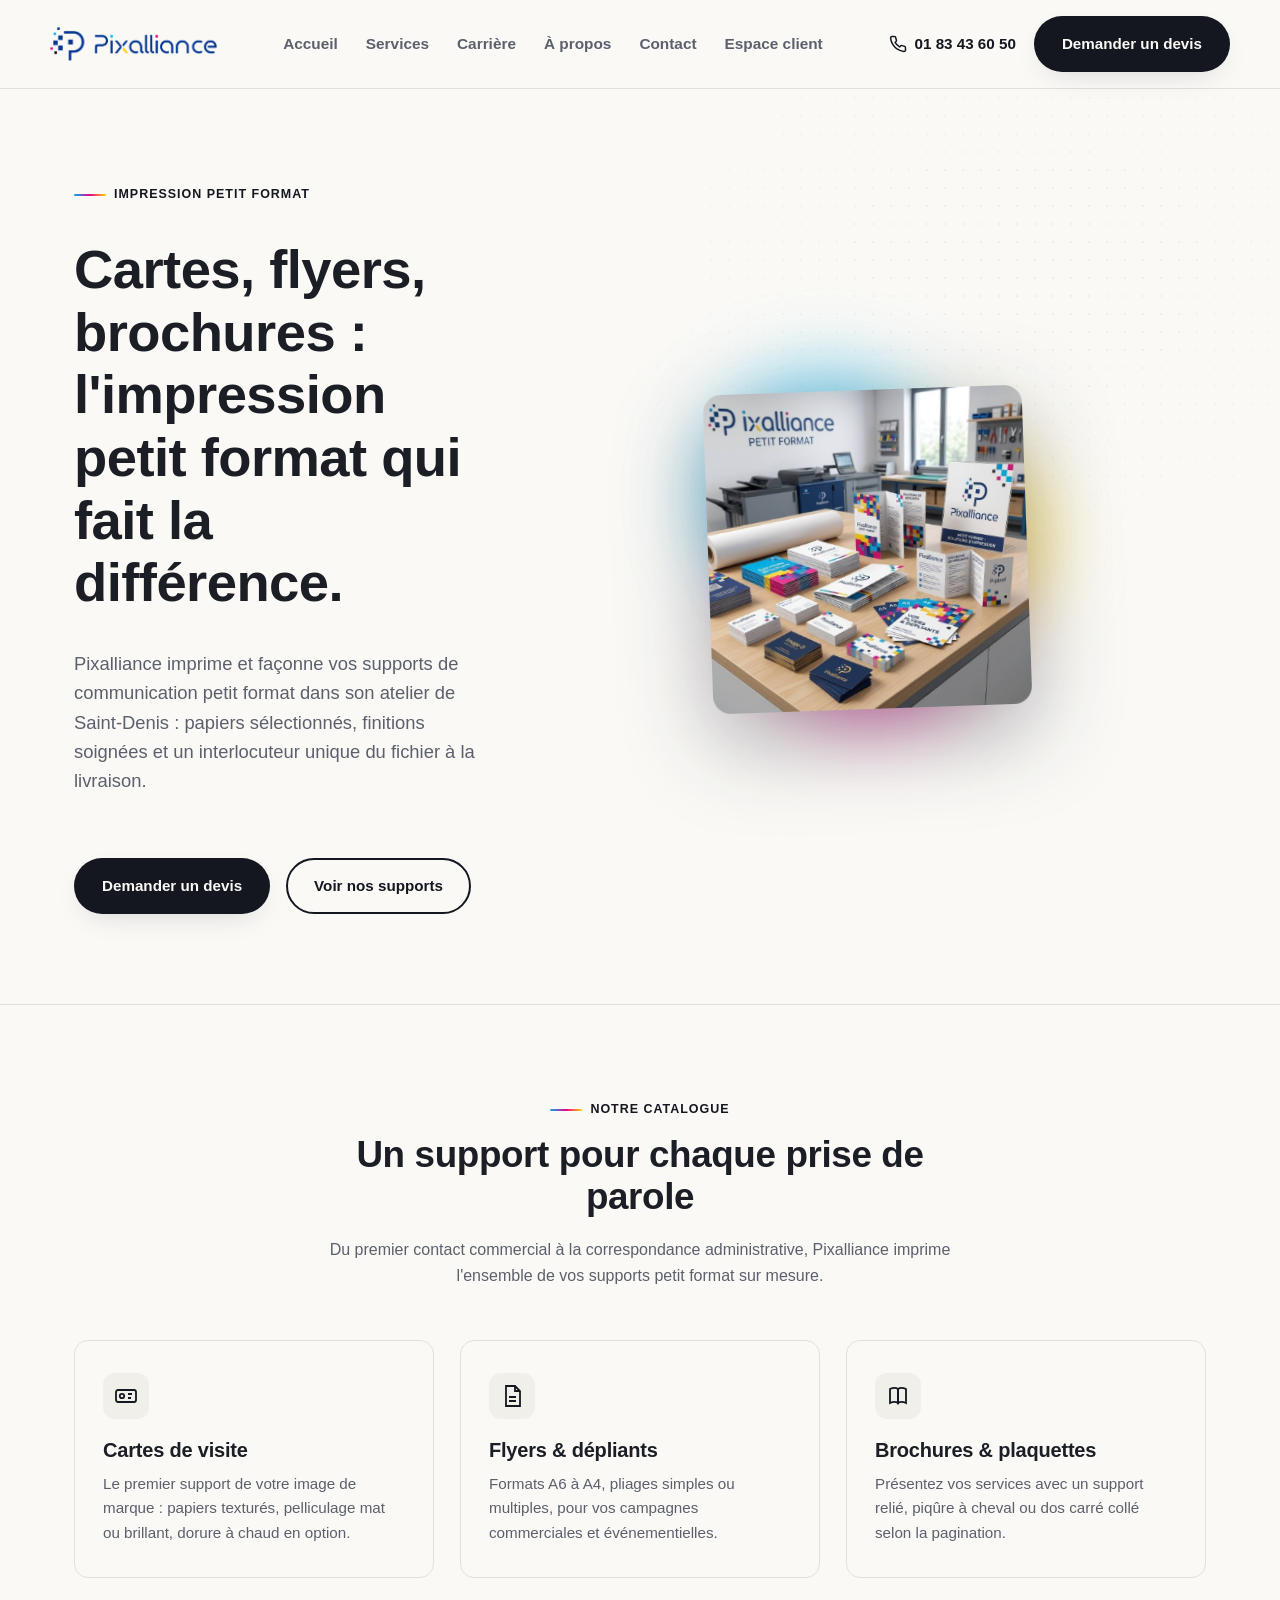
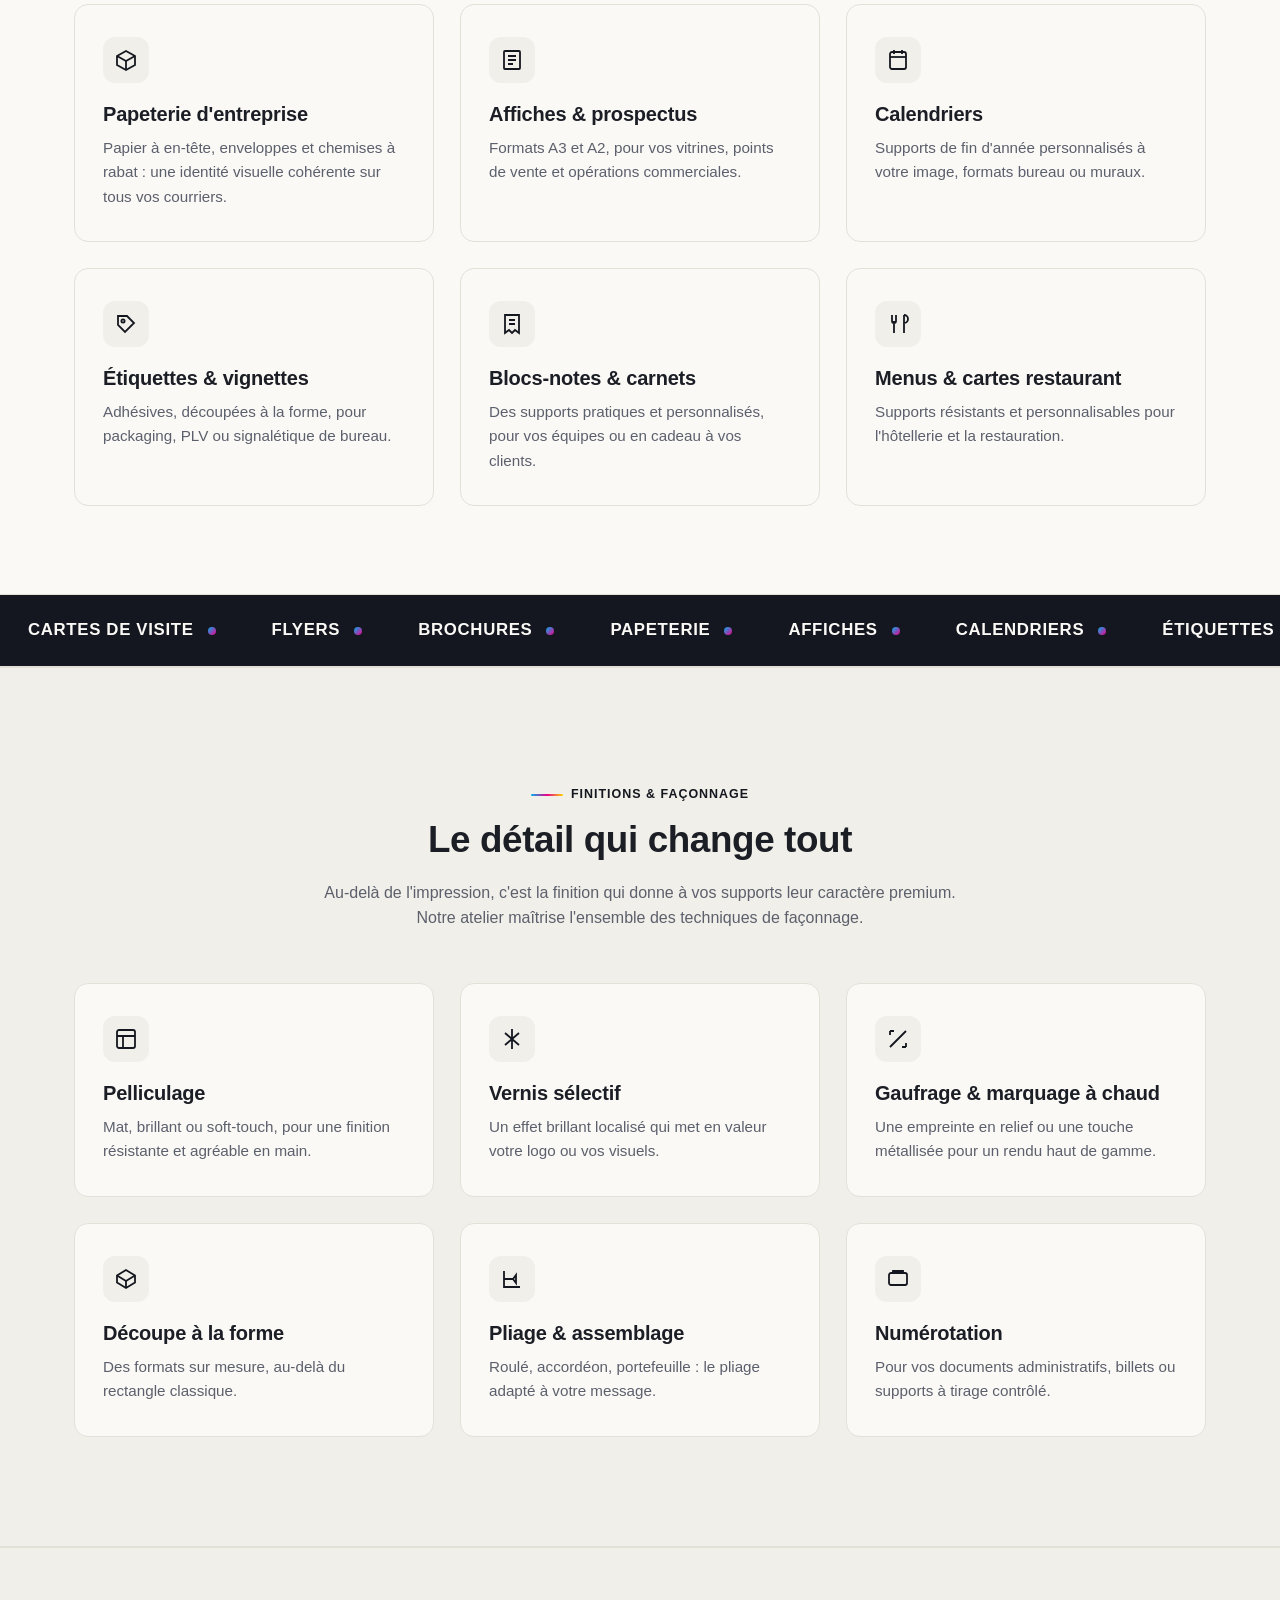
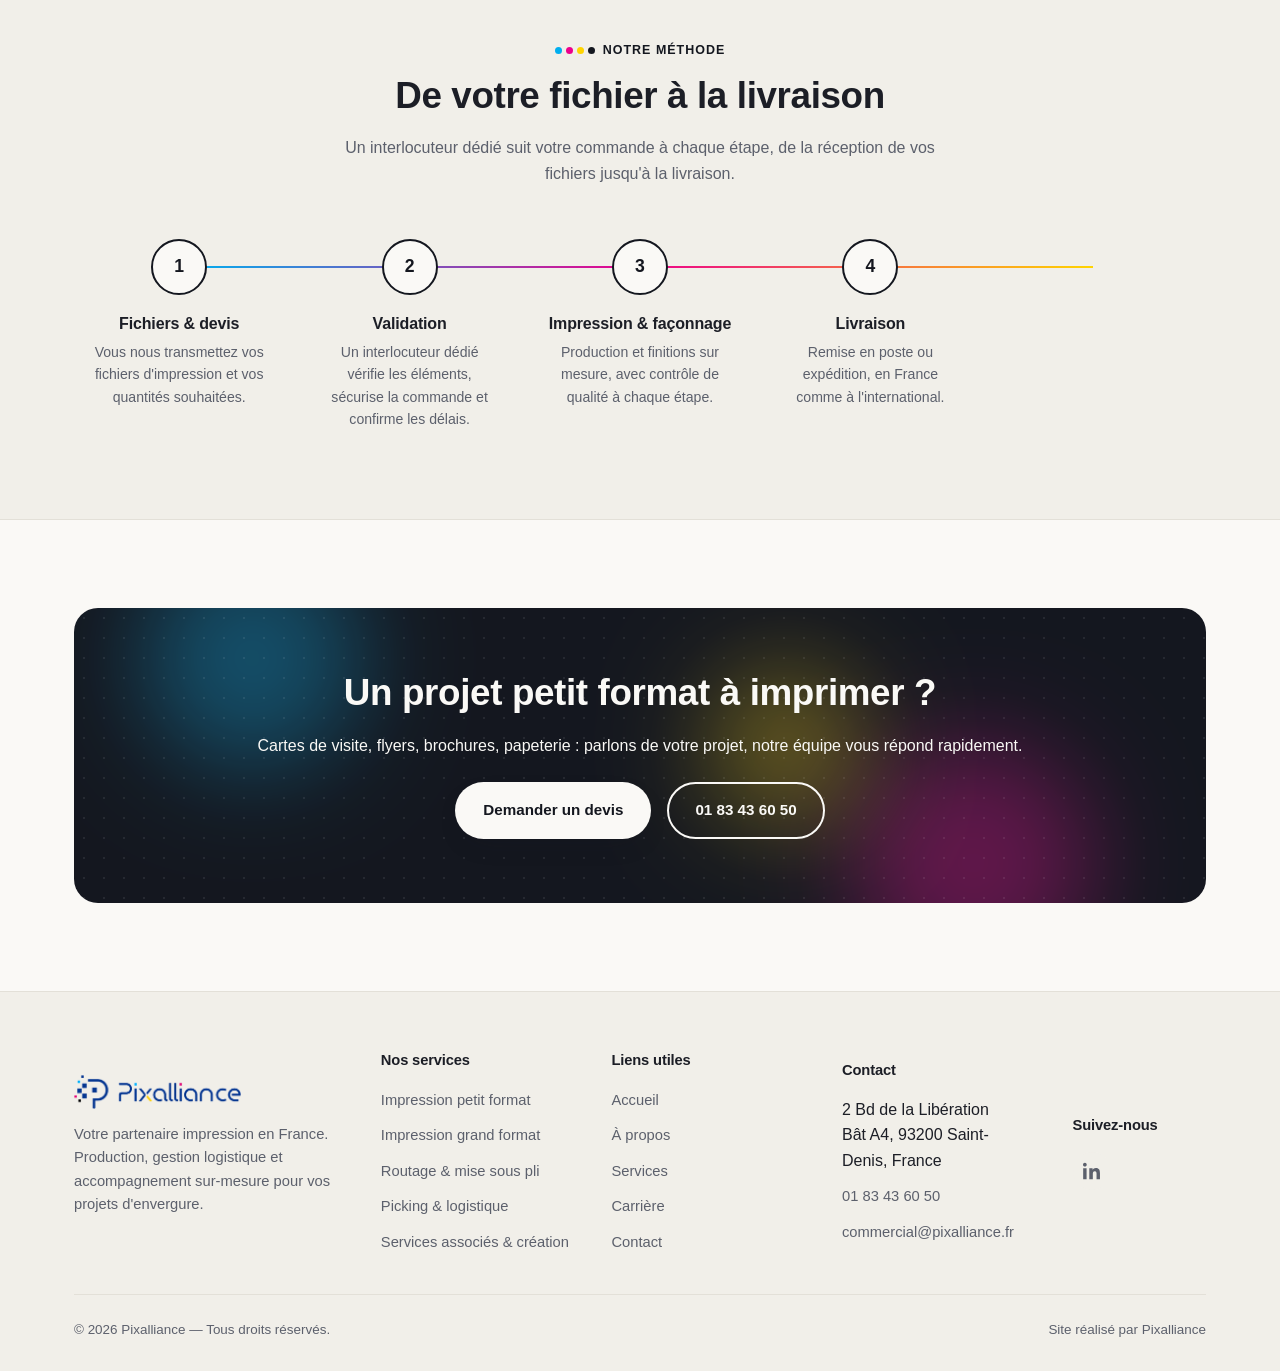
<file: petit-format.html>
<!DOCTYPE html>
<html lang="fr">
<head>
<meta charset="UTF-8">
<meta name="viewport" content="width=device-width, initial-scale=1.0">
<title>Impression petit format — Cartes, flyers, brochures | Pixalliance</title>
<meta name="description" content="Cartes de visite, flyers, brochures, papeterie d'entreprise : découvrez les supports petit format imprimés et façonnés par Pixalliance dans son atelier de Saint-Denis.">
<link rel="icon" type="image/png" href="assets/pixalliance-icon.png">
<link rel="stylesheet" href="css/style.css">
</head>
<body>

<header class="site-header">
  <div class="container header-inner">
    <a href="index.html" class="logo">
      <img src="assets/pixalliance-logo.png" alt="Pixalliance">
    </a>

    <button class="nav-toggle" aria-label="Ouvrir le menu" aria-expanded="false">
      <span></span><span></span><span></span>
    </button>

    <nav class="main-nav" aria-label="Navigation principale">
      <ul>
        <li><a href="index.html">Accueil</a></li>
        <li><a href="services.html">Services</a></li>
        <li><a href="carriere.html">Carrière</a></li>
        <li><a href="a-propos.html">À propos</a></li>
        <li><a href="contact.html">Contact</a></li>
        <li><a href="https://espace-client.pixalliance.fr/" target="_blank" rel="noopener">Espace client</a></li>
      </ul>
    </nav>

    <div class="header-actions">
      <a class="header-phone" href="tel:+33183436050">
        <svg viewBox="0 0 24 24" fill="none" stroke="currentColor" stroke-width="2" stroke-linecap="round" stroke-linejoin="round"><path d="M22 16.92v3a2 2 0 0 1-2.18 2 19.79 19.79 0 0 1-8.63-3.07 19.5 19.5 0 0 1-6-6 19.79 19.79 0 0 1-3.07-8.67A2 2 0 0 1 4.11 2h3a2 2 0 0 1 2 1.72c.127.96.362 1.903.7 2.81a2 2 0 0 1-.45 2.11L8.09 9.91a16 16 0 0 0 6 6l1.27-1.27a2 2 0 0 1 2.11-.45c.907.338 1.85.573 2.81.7A2 2 0 0 1 22 16.92z"/></svg>
        <span>01 83 43 60 50</span>
      </a>
      <a href="contact.html" class="btn btn-primary">Demander un devis</a>
    </div>
  </div>
</header>

<main>

  <section class="hero">
    <div class="halftone-bg"></div>
    <div class="container hero-inner">
      <div class="hero-copy">
        <span class="eyebrow"><span class="eyebrow-bar"></span> Impression petit format</span>
        <h1>Cartes, flyers, brochures : l'impression petit format qui fait la différence.</h1>
        <p class="lead">Pixalliance imprime et façonne vos supports de communication petit format dans son atelier de Saint-Denis : papiers sélectionnés, finitions soignées et un interlocuteur unique du fichier à la livraison.</p>
        <div class="hero-actions">
          <a href="contact.html" class="btn btn-primary">Demander un devis</a>
          <a href="#catalogue" class="btn btn-outline">Voir nos supports</a>
        </div>
      </div>

      <div class="pf-hero-visual">
        <div class="ink-blob c"></div>
        <div class="ink-blob m"></div>
        <div class="ink-blob y"></div>
        <img class="pf-hero-photo" src="assets/petit-format-photo.jpeg" alt="Exemples d'impression petit format Pixalliance : cartes de visite, flyers, plaquettes et dépliants">
      </div>
    </div>
  </section>

  <section id="catalogue">
    <div class="container">
      <div class="section-head center">
        <span class="eyebrow"><span class="eyebrow-bar"></span> Notre catalogue</span>
        <h2>Un support pour chaque prise de parole</h2>
        <p>Du premier contact commercial à la correspondance administrative, Pixalliance imprime l'ensemble de vos supports petit format sur mesure.</p>
      </div>

      <div class="grid-3">
        <div class="card tilt-card reveal">
          <div class="card-icon"><svg viewBox="0 0 24 24" fill="none" stroke="#14171f" stroke-width="1.8"><rect x="2" y="6" width="20" height="12" rx="2"/><circle cx="8" cy="12" r="2.2"/><path d="M14 10h4M14 14h3"/></svg></div>
          <h3>Cartes de visite</h3>
          <p>Le premier support de votre image de marque : papiers texturés, pelliculage mat ou brillant, dorure à chaud en option.</p>
        </div>

        <div class="card tilt-card reveal">
          <div class="card-icon"><svg viewBox="0 0 24 24" fill="none" stroke="#14171f" stroke-width="1.8"><path d="M6 2h9l5 5v15H6Z"/><path d="M15 2v5h5"/><path d="M9 13h7M9 17h7"/></svg></div>
          <h3>Flyers &amp; dépliants</h3>
          <p>Formats A6 à A4, pliages simples ou multiples, pour vos campagnes commerciales et événementielles.</p>
        </div>

        <div class="card tilt-card reveal">
          <div class="card-icon"><svg viewBox="0 0 24 24" fill="none" stroke="#14171f" stroke-width="1.8"><path d="M4 5c3-1.5 6-1.5 8 0v14c-2-1.5-5-1.5-8 0Z"/><path d="M20 5c-3-1.5-6-1.5-8 0v14c2-1.5 5-1.5 8 0Z"/></svg></div>
          <h3>Brochures &amp; plaquettes</h3>
          <p>Présentez vos services avec un support relié, piqûre à cheval ou dos carré collé selon la pagination.</p>
        </div>

        <div class="card tilt-card reveal">
          <div class="card-icon"><svg viewBox="0 0 24 24" fill="none" stroke="#14171f" stroke-width="1.8"><path d="M3 8 12 3l9 5v9l-9 5-9-5Z"/><path d="M3 8l9 5 9-5"/><path d="M12 13v8"/></svg></div>
          <h3>Papeterie d'entreprise</h3>
          <p>Papier à en-tête, enveloppes et chemises à rabat : une identité visuelle cohérente sur tous vos courriers.</p>
        </div>

        <div class="card tilt-card reveal">
          <div class="card-icon"><svg viewBox="0 0 24 24" fill="none" stroke="#14171f" stroke-width="1.8"><rect x="4" y="3" width="16" height="18" rx="1"/><path d="M8 8h8M8 12h8M8 16h5"/></svg></div>
          <h3>Affiches &amp; prospectus</h3>
          <p>Formats A3 et A2, pour vos vitrines, points de vente et opérations commerciales.</p>
        </div>

        <div class="card tilt-card reveal">
          <div class="card-icon"><svg viewBox="0 0 24 24" fill="none" stroke="#14171f" stroke-width="1.8"><rect x="4" y="4" width="16" height="17" rx="2"/><path d="M4 9h16"/><path d="M8 2v4M16 2v4"/></svg></div>
          <h3>Calendriers</h3>
          <p>Supports de fin d'année personnalisés à votre image, formats bureau ou muraux.</p>
        </div>

        <div class="card tilt-card reveal">
          <div class="card-icon"><svg viewBox="0 0 24 24" fill="none" stroke="#14171f" stroke-width="1.8"><path d="M4 4h9l7 7-9 9-7-7Z"/><circle cx="9" cy="9" r="1.6"/></svg></div>
          <h3>Étiquettes &amp; vignettes</h3>
          <p>Adhésives, découpées à la forme, pour packaging, PLV ou signalétique de bureau.</p>
        </div>

        <div class="card tilt-card reveal">
          <div class="card-icon"><svg viewBox="0 0 24 24" fill="none" stroke="#14171f" stroke-width="1.8"><path d="M5 3v18l4-3 3 3 3-3 4 3V3Z"/><path d="M9 8h6M9 12h6"/></svg></div>
          <h3>Blocs-notes &amp; carnets</h3>
          <p>Des supports pratiques et personnalisés, pour vos équipes ou en cadeau à vos clients.</p>
        </div>

        <div class="card tilt-card reveal">
          <div class="card-icon"><svg viewBox="0 0 24 24" fill="none" stroke="#14171f" stroke-width="1.8"><path d="M18 3a4 4 0 0 1 0 8M18 3v18M6 3v6a2 2 0 0 0 4 0V3M8 9v12"/></svg></div>
          <h3>Menus &amp; cartes restaurant</h3>
          <p>Supports résistants et personnalisables pour l'hôtellerie et la restauration.</p>
        </div>
      </div>
    </div>
  </section>

  <div class="marquee-strip">
    <div class="marquee-track">
      <span>Cartes de visite</span><span>Flyers</span><span>Brochures</span><span>Papeterie</span><span>Affiches</span><span>Calendriers</span><span>Étiquettes</span><span>Blocs-notes</span>
      <span>Cartes de visite</span><span>Flyers</span><span>Brochures</span><span>Papeterie</span><span>Affiches</span><span>Calendriers</span><span>Étiquettes</span><span>Blocs-notes</span>
    </div>
  </div>

  <section class="pf-finitions">
    <div class="container">
      <div class="section-head center">
        <span class="eyebrow"><span class="eyebrow-bar"></span> Finitions &amp; façonnage</span>
        <h2>Le détail qui change tout</h2>
        <p>Au-delà de l'impression, c'est la finition qui donne à vos supports leur caractère premium. Notre atelier maîtrise l'ensemble des techniques de façonnage.</p>
      </div>

      <div class="grid-3">
        <div class="card tilt-card reveal">
          <div class="card-icon"><svg viewBox="0 0 24 24" fill="none" stroke="#14171f" stroke-width="1.8"><rect x="3" y="3" width="18" height="18" rx="2"/><path d="M3 9h18M9 21V9"/></svg></div>
          <h3>Pelliculage</h3>
          <p>Mat, brillant ou soft-touch, pour une finition résistante et agréable en main.</p>
        </div>
        <div class="card tilt-card reveal">
          <div class="card-icon"><svg viewBox="0 0 24 24" fill="none" stroke="#14171f" stroke-width="1.8"><path d="M12 2v20M5 6l14 12M19 6 5 18"/></svg></div>
          <h3>Vernis sélectif</h3>
          <p>Un effet brillant localisé qui met en valeur votre logo ou vos visuels.</p>
        </div>
        <div class="card tilt-card reveal">
          <div class="card-icon"><svg viewBox="0 0 24 24" fill="none" stroke="#14171f" stroke-width="1.8"><path d="M4 20 20 4M4 4h4M4 4v4M20 20h-4M20 20v-4"/></svg></div>
          <h3>Gaufrage &amp; marquage à chaud</h3>
          <p>Une empreinte en relief ou une touche métallisée pour un rendu haut de gamme.</p>
        </div>
        <div class="card tilt-card reveal">
          <div class="card-icon"><svg viewBox="0 0 24 24" fill="none" stroke="#14171f" stroke-width="1.8"><path d="M12 3 3 8.5v7L12 21l9-5.5v-7Z"/><path d="M3 8.5 12 14l9-5.5M12 14v7"/></svg></div>
          <h3>Découpe à la forme</h3>
          <p>Des formats sur mesure, au-delà du rectangle classique.</p>
        </div>
        <div class="card tilt-card reveal">
          <div class="card-icon"><svg viewBox="0 0 24 24" fill="none" stroke="#14171f" stroke-width="1.8"><path d="M4 4v16h16"/><path d="M4 12h9l3-4v8l-3-4"/></svg></div>
          <h3>Pliage &amp; assemblage</h3>
          <p>Roulé, accordéon, portefeuille : le pliage adapté à votre message.</p>
        </div>
        <div class="card tilt-card reveal">
          <div class="card-icon"><svg viewBox="0 0 24 24" fill="none" stroke="#14171f" stroke-width="1.8"><rect x="3" y="6" width="18" height="12" rx="2"/><path d="M7 6V4h10v2M7 12h.01M11 12h.01M15 12h.01"/></svg></div>
          <h3>Numérotation</h3>
          <p>Pour vos documents administratifs, billets ou supports à tirage contrôlé.</p>
        </div>
      </div>
    </div>
  </section>

  <section class="process-section">
    <div class="container">
      <div class="section-head center">
        <span class="eyebrow"><span class="dots"><span></span><span></span><span></span><span></span></span> Notre méthode</span>
        <h2>De votre fichier à la livraison</h2>
        <p>Un interlocuteur dédié suit votre commande à chaque étape, de la réception de vos fichiers jusqu'à la livraison.</p>
      </div>

      <div class="process-steps">
        <div class="process-line"><div class="process-line-fill"></div></div>

        <div class="process-step">
          <div class="process-num">1</div>
          <h3>Fichiers &amp; devis</h3>
          <p>Vous nous transmettez vos fichiers d'impression et vos quantités souhaitées.</p>
        </div>
        <div class="process-step">
          <div class="process-num">2</div>
          <h3>Validation</h3>
          <p>Un interlocuteur dédié vérifie les éléments, sécurise la commande et confirme les délais.</p>
        </div>
        <div class="process-step">
          <div class="process-num">3</div>
          <h3>Impression &amp; façonnage</h3>
          <p>Production et finitions sur mesure, avec contrôle de qualité à chaque étape.</p>
        </div>
        <div class="process-step">
          <div class="process-num">4</div>
          <h3>Livraison</h3>
          <p>Remise en poste ou expédition, en France comme à l'international.</p>
        </div>
      </div>
    </div>
  </section>

  <section>
    <div class="container">
      <div class="cta-band">
        <div class="cta-band-dots"></div>
        <div class="cta-glow c"></div>
        <div class="cta-glow m"></div>
        <div class="cta-glow y"></div>
        <h2>Un projet petit format à imprimer ?</h2>
        <p>Cartes de visite, flyers, brochures, papeterie : parlons de votre projet, notre équipe vous répond rapidement.</p>
        <div class="cta-actions">
          <a href="contact.html" class="btn btn-primary">Demander un devis</a>
          <a href="tel:+33183436050" class="btn btn-outline" style="border-color:var(--paper); color:var(--paper);">01 83 43 60 50</a>
        </div>
      </div>
    </div>
  </section>

</main>

<footer class="site-footer">
  <div class="container">
    <div class="footer-grid">
      <div class="footer-brand">
        <a href="index.html" class="logo" style="margin-bottom:14px;">
          <img src="assets/pixalliance-logo.png" alt="Pixalliance">
        </a>
        <p>Votre partenaire impression en France. Production, gestion logistique et accompagnement sur-mesure pour vos projets d'envergure.</p>
      </div>

      <div>
        <h4>Nos services</h4>
        <ul>
          <li><a href="petit-format.html">Impression petit format</a></li>
          <li><a href="grand-format.html">Impression grand format</a></li>
          <li><a href="routage.html">Routage &amp; mise sous pli</a></li>
          <li><a href="services-associes.html#picking">Picking &amp; logistique</a></li>
          <li><a href="services-associes.html">Services associés &amp; création</a></li>
        </ul>
      </div>

      <div>
        <h4>Liens utiles</h4>
        <ul>
          <li><a href="index.html">Accueil</a></li>
          <li><a href="a-propos.html">À propos</a></li>
          <li><a href="services.html">Services</a></li>
          <li><a href="carriere.html">Carrière</a></li>
          <li><a href="contact.html">Contact</a></li>
        </ul>
      </div>

      <div>
        <h4>Contact</h4>
        <ul>
          <li>2 Bd de la Libération<br>Bât A4, 93200 Saint-Denis, France</li>
          <li><a href="tel:+33183436050">01 83 43 60 50</a></li>
          <li><a href="mailto:commercial@pixalliance.fr">commercial@pixalliance.fr</a></li>
        </ul>
      </div>

      <div>
        <h4>Suivez-nous</h4>
        <a href="#" class="footer-social" aria-label="LinkedIn" target="_blank" rel="noopener">
          <svg viewBox="0 0 24 24" fill="currentColor"><path d="M4.98 3.5C4.98 4.88 3.87 6 2.5 6S0 4.88 0 3.5 1.12 1 2.5 1 4.98 2.12 4.98 3.5zM.22 8.24h4.56V23H.22V8.24zM8.4 8.24h4.37v2.01h.06c.61-1.15 2.1-2.36 4.32-2.36 4.62 0 5.47 3.04 5.47 6.99V23h-4.56v-6.92c0-1.65-.03-3.78-2.3-3.78-2.3 0-2.65 1.8-2.65 3.66V23H8.4V8.24z"/></svg>
        </a>
      </div>
    </div>

    <div class="footer-bottom">
      <span>&copy; 2026 Pixalliance — Tous droits réservés.</span>
      <span>Site réalisé par Pixalliance</span>
    </div>
  </div>
</footer>

<script src="js/main.js"></script>
</body>
</html>
</file>
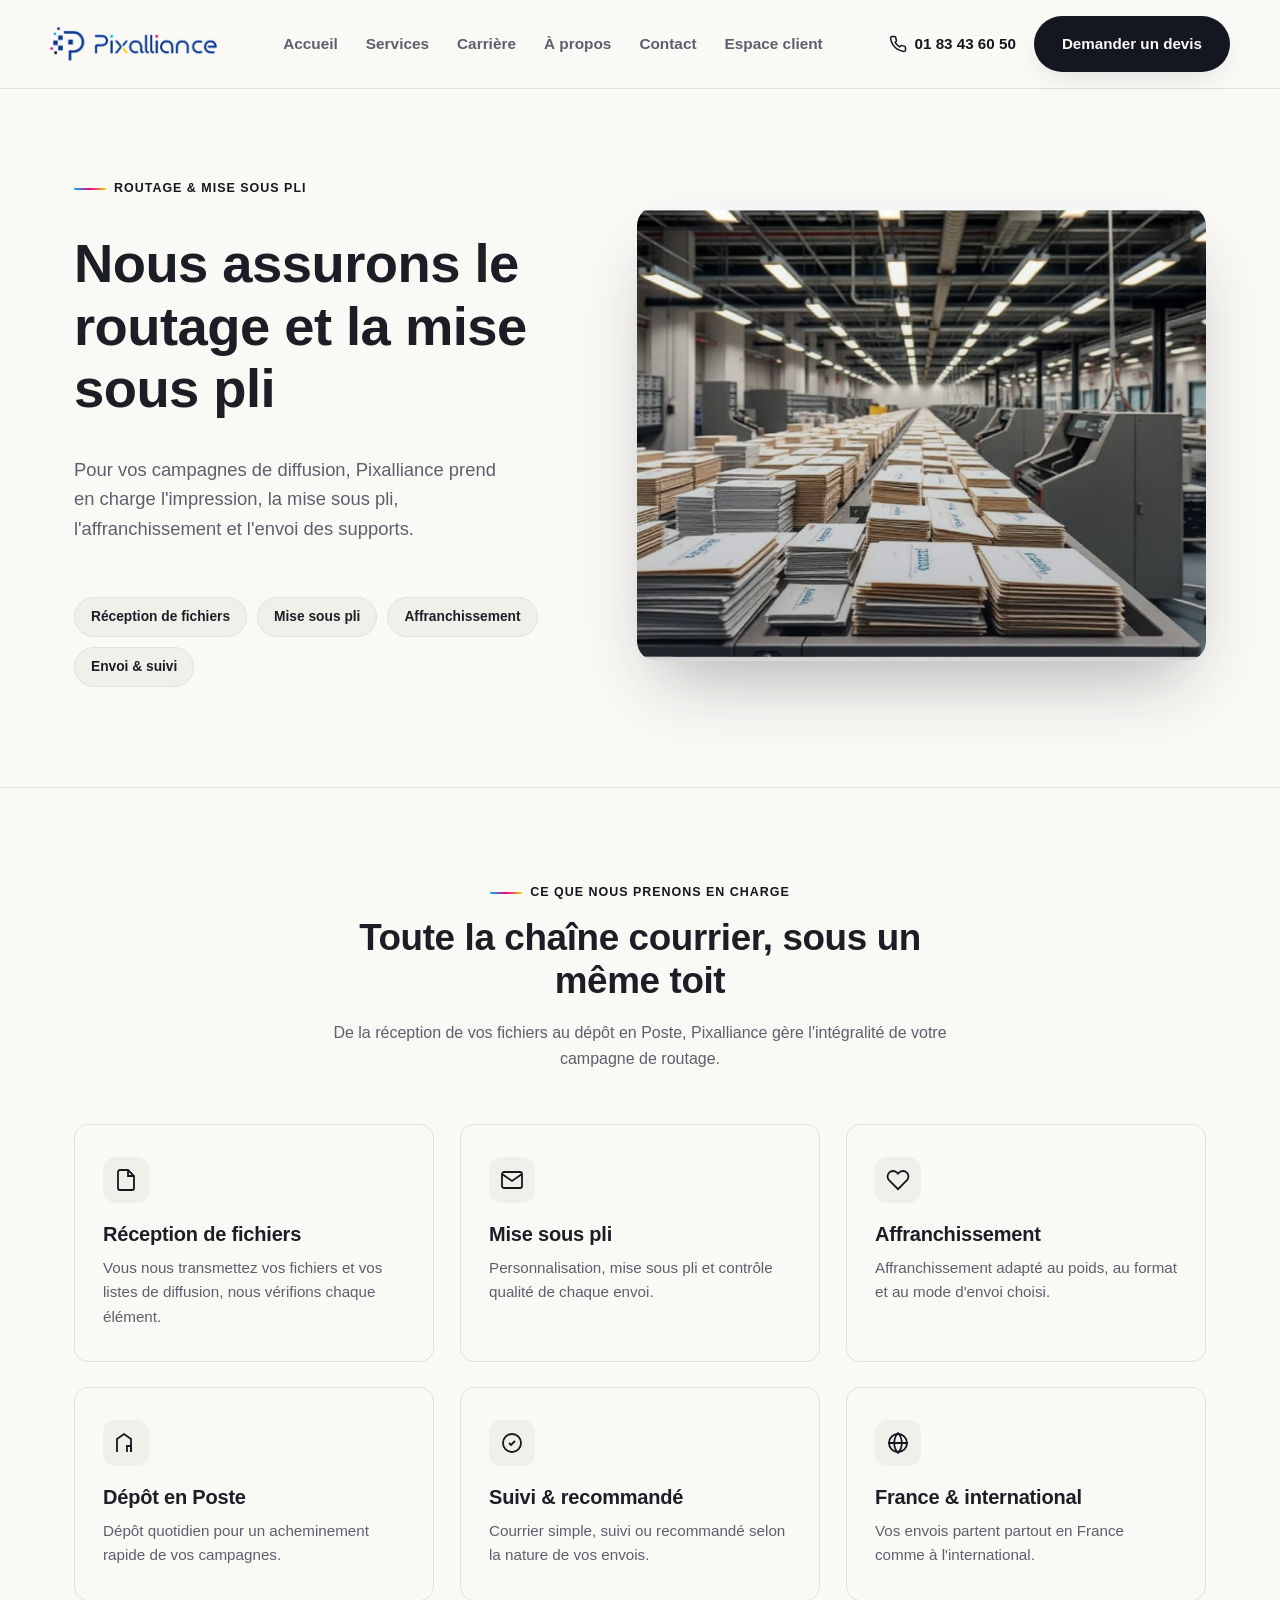
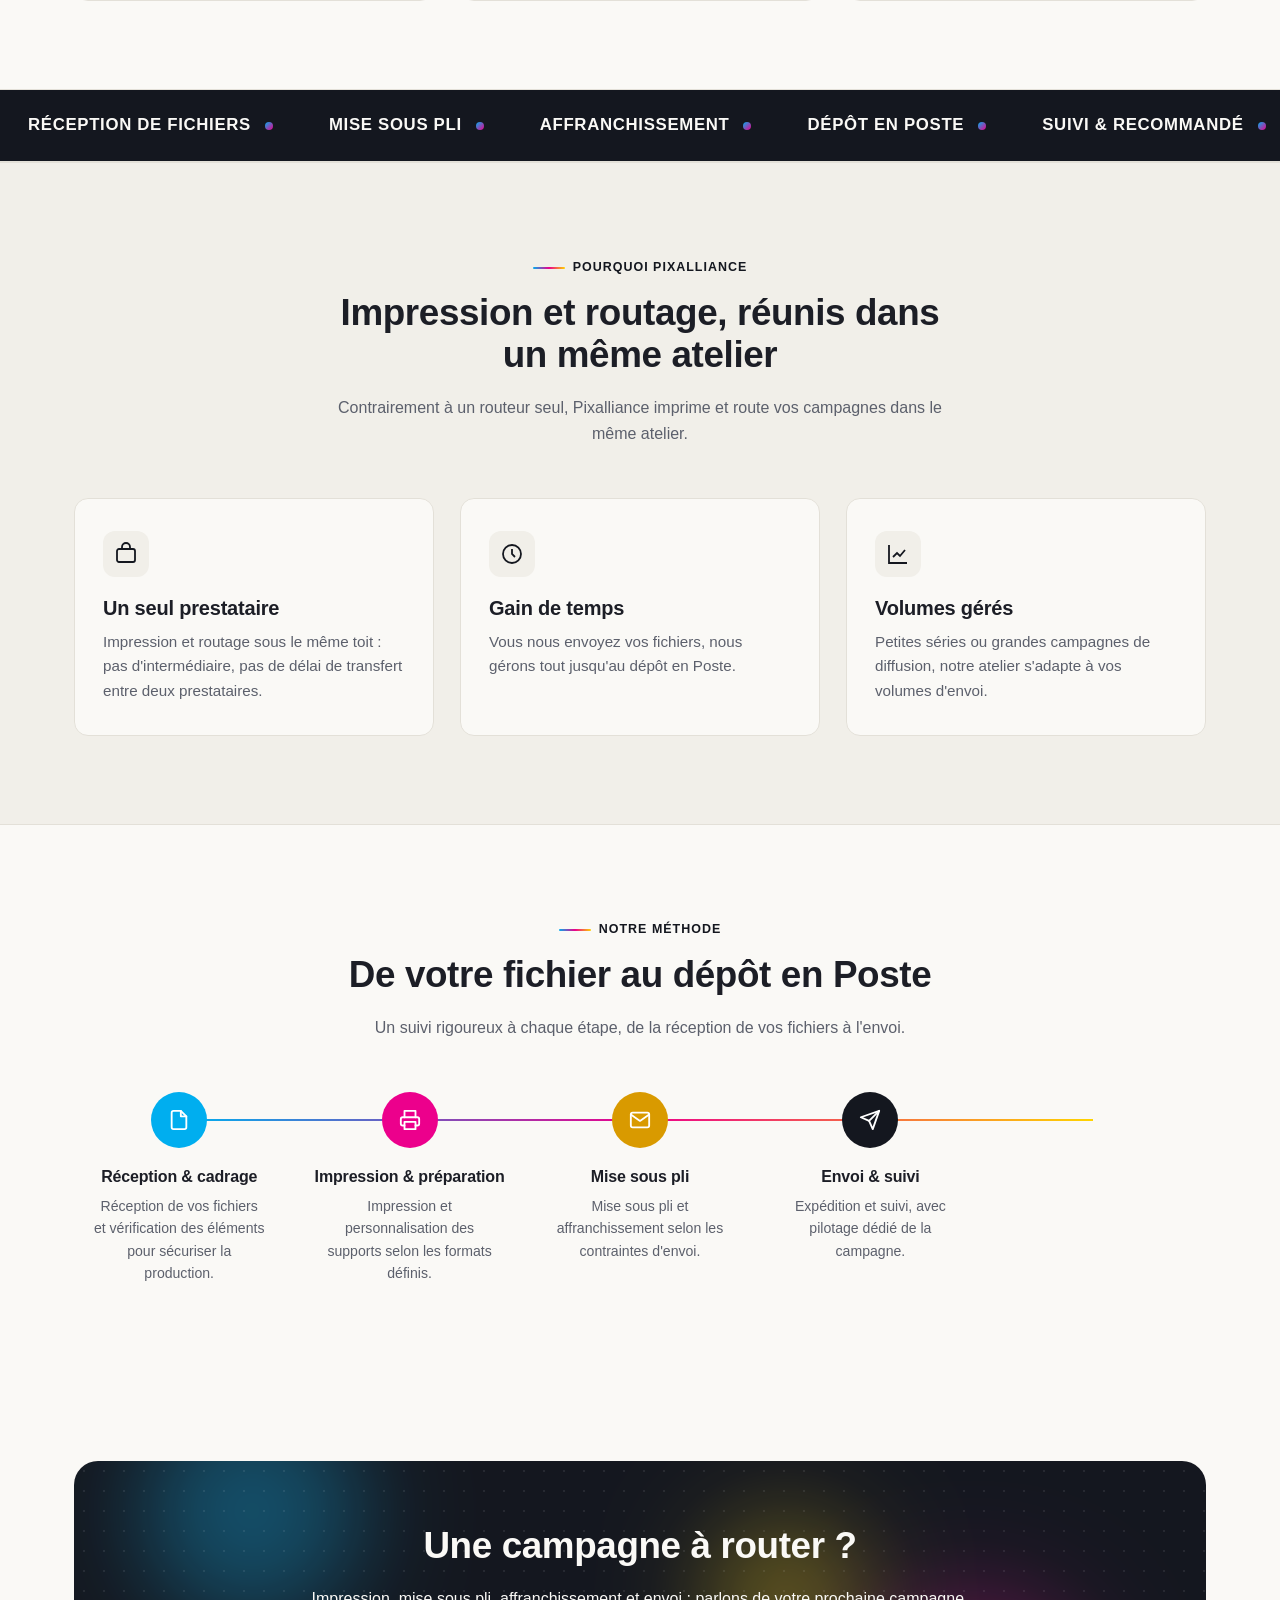
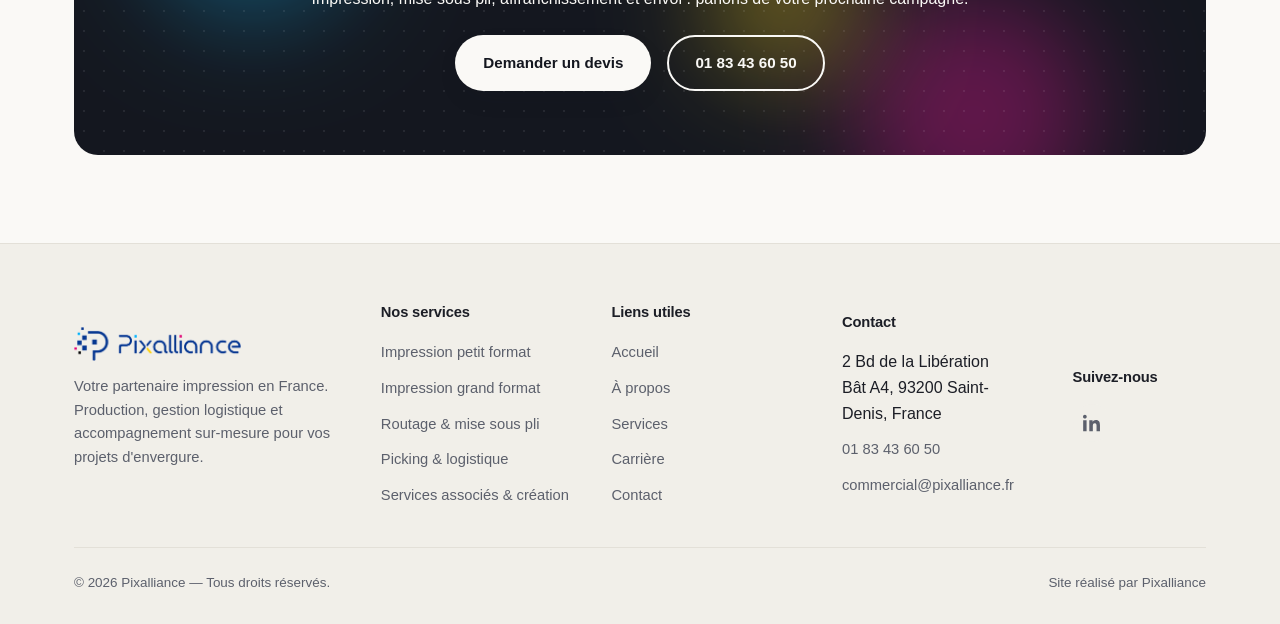
<file: routage.html>
<!DOCTYPE html>
<html lang="fr">
<head>
<meta charset="UTF-8">
<meta name="viewport" content="width=device-width, initial-scale=1.0">
<title>Routage &amp; mise sous pli — Pixalliance</title>
<meta name="description" content="Pixalliance prend en charge le routage complet de vos campagnes : réception des fichiers, impression, mise sous pli, affranchissement et envoi, depuis son atelier de Saint-Denis.">
<link rel="icon" type="image/png" href="assets/pixalliance-icon.png">
<link rel="stylesheet" href="css/style.css">
</head>
<body>

<header class="site-header">
  <div class="container header-inner">
    <a href="index.html" class="logo">
      <img src="assets/pixalliance-logo.png" alt="Pixalliance">
    </a>

    <button class="nav-toggle" aria-label="Ouvrir le menu" aria-expanded="false">
      <span></span><span></span><span></span>
    </button>

    <nav class="main-nav" aria-label="Navigation principale">
      <ul>
        <li><a href="index.html">Accueil</a></li>
        <li><a href="services.html">Services</a></li>
        <li><a href="carriere.html">Carrière</a></li>
        <li><a href="a-propos.html">À propos</a></li>
        <li><a href="contact.html">Contact</a></li>
        <li><a href="https://espace-client.pixalliance.fr/" target="_blank" rel="noopener">Espace client</a></li>
      </ul>
    </nav>

    <div class="header-actions">
      <a class="header-phone" href="tel:+33183436050">
        <svg viewBox="0 0 24 24" fill="none" stroke="currentColor" stroke-width="2" stroke-linecap="round" stroke-linejoin="round"><path d="M22 16.92v3a2 2 0 0 1-2.18 2 19.79 19.79 0 0 1-8.63-3.07 19.5 19.5 0 0 1-6-6 19.79 19.79 0 0 1-3.07-8.67A2 2 0 0 1 4.11 2h3a2 2 0 0 1 2 1.72c.127.96.362 1.903.7 2.81a2 2 0 0 1-.45 2.11L8.09 9.91a16 16 0 0 0 6 6l1.27-1.27a2 2 0 0 1 2.11-.45c.907.338 1.85.573 2.81.7A2 2 0 0 1 22 16.92z"/></svg>
        <span>01 83 43 60 50</span>
      </a>
      <a href="contact.html" class="btn btn-primary">Demander un devis</a>
    </div>
  </div>
</header>

<main>

  <section class="rt-hero">
    <div class="container rt-hero-inner">
      <div class="hero-copy">
        <span class="eyebrow"><span class="eyebrow-bar"></span> Routage &amp; mise sous pli</span>
        <h1>Nous assurons le routage et la mise sous pli</h1>
        <p class="lead">Pour vos campagnes de diffusion, Pixalliance prend en charge l'impression, la mise sous pli, l'affranchissement et l'envoi des supports.</p>
        <ul class="service-tags">
          <li>Réception de fichiers</li>
          <li>Mise sous pli</li>
          <li>Affranchissement</li>
          <li>Envoi &amp; suivi</li>
        </ul>
      </div>

      <div class="rt-hero-visual tilt-card">
        <img src="assets/Capture-decran-2026-04-16-174614.png" alt="Atelier de routage et mise sous pli Pixalliance, courriers triés et préparés pour l'envoi">
      </div>
    </div>
  </section>

  <section id="couverture">
    <div class="container">
      <div class="section-head center">
        <span class="eyebrow"><span class="eyebrow-bar"></span> Ce que nous prenons en charge</span>
        <h2>Toute la chaîne courrier, sous un même toit</h2>
        <p>De la réception de vos fichiers au dépôt en Poste, Pixalliance gère l'intégralité de votre campagne de routage.</p>
      </div>

      <div class="grid-3">
        <div class="card tilt-card reveal">
          <div class="card-icon"><svg viewBox="0 0 24 24" fill="none" stroke="#14171f" stroke-width="1.8"><path d="M14 2H6a2 2 0 0 0-2 2v16a2 2 0 0 0 2 2h12a2 2 0 0 0 2-2V8Z"/><path d="M14 2v6h6"/></svg></div>
          <h3>Réception de fichiers</h3>
          <p>Vous nous transmettez vos fichiers et vos listes de diffusion, nous vérifions chaque élément.</p>
        </div>
        <div class="card tilt-card reveal">
          <div class="card-icon"><svg viewBox="0 0 24 24" fill="none" stroke="#14171f" stroke-width="1.8"><rect x="2" y="4" width="20" height="16" rx="2"/><path d="m2 6 10 7L22 6"/></svg></div>
          <h3>Mise sous pli</h3>
          <p>Personnalisation, mise sous pli et contrôle qualité de chaque envoi.</p>
        </div>
        <div class="card tilt-card reveal">
          <div class="card-icon"><svg viewBox="0 0 24 24" fill="none" stroke="#14171f" stroke-width="1.8"><path d="M20.84 4.61a5.5 5.5 0 0 0-7.78 0L12 5.67l-1.06-1.06a5.5 5.5 0 1 0-7.78 7.78l1.06 1.06L12 21.23l7.78-7.78 1.06-1.06a5.5 5.5 0 0 0 0-7.78Z"/></svg></div>
          <h3>Affranchissement</h3>
          <p>Affranchissement adapté au poids, au format et au mode d'envoi choisi.</p>
        </div>
        <div class="card tilt-card reveal">
          <div class="card-icon"><svg viewBox="0 0 24 24" fill="none" stroke="#14171f" stroke-width="1.8"><path d="M3 21V8l7-5 7 5v13"/><path d="M13 21v-6h4v6M8 12h.01M8 16h.01"/></svg></div>
          <h3>Dépôt en Poste</h3>
          <p>Dépôt quotidien pour un acheminement rapide de vos campagnes.</p>
        </div>
        <div class="card tilt-card reveal">
          <div class="card-icon"><svg viewBox="0 0 24 24" fill="none" stroke="#14171f" stroke-width="1.8"><path d="M9 12l2 2 4-4"/><circle cx="12" cy="12" r="9"/></svg></div>
          <h3>Suivi &amp; recommandé</h3>
          <p>Courrier simple, suivi ou recommandé selon la nature de vos envois.</p>
        </div>
        <div class="card tilt-card reveal">
          <div class="card-icon"><svg viewBox="0 0 24 24" fill="none" stroke="#14171f" stroke-width="1.8"><circle cx="12" cy="12" r="9"/><path d="M2 12h20M12 2a15 15 0 0 1 0 20 15 15 0 0 1 0-20Z"/></svg></div>
          <h3>France &amp; international</h3>
          <p>Vos envois partent partout en France comme à l'international.</p>
        </div>
      </div>
    </div>
  </section>

  <div class="marquee-strip">
    <div class="marquee-track">
      <span>Réception de fichiers</span><span>Mise sous pli</span><span>Affranchissement</span><span>Dépôt en Poste</span><span>Suivi &amp; recommandé</span><span>France &amp; international</span>
      <span>Réception de fichiers</span><span>Mise sous pli</span><span>Affranchissement</span><span>Dépôt en Poste</span><span>Suivi &amp; recommandé</span><span>France &amp; international</span>
    </div>
  </div>

  <section style="background:var(--paper-dim); border-top:1px solid var(--line); border-bottom:1px solid var(--line);">
    <div class="container">
      <div class="section-head center">
        <span class="eyebrow"><span class="eyebrow-bar"></span> Pourquoi Pixalliance</span>
        <h2>Impression et routage, réunis dans un même atelier</h2>
        <p>Contrairement à un routeur seul, Pixalliance imprime et route vos campagnes dans le même atelier.</p>
      </div>

      <div class="grid-3">
        <div class="card tilt-card reveal">
          <div class="card-icon"><svg viewBox="0 0 24 24" fill="none" stroke="#14171f" stroke-width="1.8"><rect x="3" y="7" width="18" height="13" rx="2"/><path d="M8 7V5a4 4 0 0 1 8 0v2"/></svg></div>
          <h3>Un seul prestataire</h3>
          <p>Impression et routage sous le même toit : pas d'intermédiaire, pas de délai de transfert entre deux prestataires.</p>
        </div>
        <div class="card tilt-card reveal">
          <div class="card-icon"><svg viewBox="0 0 24 24" fill="none" stroke="#14171f" stroke-width="1.8"><circle cx="12" cy="12" r="9"/><path d="M12 7v5l3 3"/></svg></div>
          <h3>Gain de temps</h3>
          <p>Vous nous envoyez vos fichiers, nous gérons tout jusqu'au dépôt en Poste.</p>
        </div>
        <div class="card tilt-card reveal">
          <div class="card-icon"><svg viewBox="0 0 24 24" fill="none" stroke="#14171f" stroke-width="1.8"><path d="M3 3v18h18"/><path d="M7 15l4-4 3 3 5-6"/></svg></div>
          <h3>Volumes gérés</h3>
          <p>Petites séries ou grandes campagnes de diffusion, notre atelier s'adapte à vos volumes d'envoi.</p>
        </div>
      </div>
    </div>
  </section>

  <section id="etapes">
    <div class="container">
      <div class="section-head center">
        <span class="eyebrow"><span class="eyebrow-bar"></span> Notre méthode</span>
        <h2>De votre fichier au dépôt en Poste</h2>
        <p>Un suivi rigoureux à chaque étape, de la réception de vos fichiers à l'envoi.</p>
      </div>

      <div class="process-steps process-steps-icons">
        <div class="process-line"><div class="process-line-fill"></div></div>

        <div class="process-step">
          <div class="process-num"><svg viewBox="0 0 24 24" fill="none" stroke="#fff" stroke-width="2" stroke-linecap="round" stroke-linejoin="round"><path d="M14 2H6a2 2 0 0 0-2 2v16a2 2 0 0 0 2 2h12a2 2 0 0 0 2-2V8Z"/><path d="M14 2v6h6"/></svg></div>
          <h3>Réception &amp; cadrage</h3>
          <p>Réception de vos fichiers et vérification des éléments pour sécuriser la production.</p>
        </div>
        <div class="process-step">
          <div class="process-num"><svg viewBox="0 0 24 24" fill="none" stroke="#fff" stroke-width="2" stroke-linecap="round" stroke-linejoin="round"><path d="M6 9V2h12v7"/><path d="M6 18H4a2 2 0 0 1-2-2v-5a2 2 0 0 1 2-2h16a2 2 0 0 1 2 2v5a2 2 0 0 1-2 2h-2"/><rect x="6" y="14" width="12" height="8"/></svg></div>
          <h3>Impression &amp; préparation</h3>
          <p>Impression et personnalisation des supports selon les formats définis.</p>
        </div>
        <div class="process-step">
          <div class="process-num"><svg viewBox="0 0 24 24" fill="none" stroke="#fff" stroke-width="2" stroke-linecap="round" stroke-linejoin="round"><rect x="2" y="4" width="20" height="16" rx="2"/><path d="m2 6 10 7L22 6"/></svg></div>
          <h3>Mise sous pli</h3>
          <p>Mise sous pli et affranchissement selon les contraintes d'envoi.</p>
        </div>
        <div class="process-step">
          <div class="process-num"><svg viewBox="0 0 24 24" fill="none" stroke="#fff" stroke-width="2" stroke-linecap="round" stroke-linejoin="round"><path d="M22 2 11 13"/><path d="M22 2 15 22l-4-9-9-4Z"/></svg></div>
          <h3>Envoi &amp; suivi</h3>
          <p>Expédition et suivi, avec pilotage dédié de la campagne.</p>
        </div>
      </div>
    </div>
  </section>

  <section>
    <div class="container">
      <div class="cta-band">
        <div class="cta-band-dots"></div>
        <div class="cta-glow c"></div>
        <div class="cta-glow m"></div>
        <div class="cta-glow y"></div>
        <h2>Une campagne à router ?</h2>
        <p>Impression, mise sous pli, affranchissement et envoi : parlons de votre prochaine campagne.</p>
        <div class="cta-actions">
          <a href="contact.html" class="btn btn-primary">Demander un devis</a>
          <a href="tel:+33183436050" class="btn btn-outline" style="border-color:var(--paper); color:var(--paper);">01 83 43 60 50</a>
        </div>
      </div>
    </div>
  </section>

</main>

<footer class="site-footer">
  <div class="container">
    <div class="footer-grid">
      <div class="footer-brand">
        <a href="index.html" class="logo" style="margin-bottom:14px;">
          <img src="assets/pixalliance-logo.png" alt="Pixalliance">
        </a>
        <p>Votre partenaire impression en France. Production, gestion logistique et accompagnement sur-mesure pour vos projets d'envergure.</p>
      </div>

      <div>
        <h4>Nos services</h4>
        <ul>
          <li><a href="petit-format.html">Impression petit format</a></li>
          <li><a href="grand-format.html">Impression grand format</a></li>
          <li><a href="routage.html">Routage &amp; mise sous pli</a></li>
          <li><a href="services-associes.html#picking">Picking &amp; logistique</a></li>
          <li><a href="services-associes.html">Services associés &amp; création</a></li>
        </ul>
      </div>

      <div>
        <h4>Liens utiles</h4>
        <ul>
          <li><a href="index.html">Accueil</a></li>
          <li><a href="a-propos.html">À propos</a></li>
          <li><a href="services.html">Services</a></li>
          <li><a href="carriere.html">Carrière</a></li>
          <li><a href="contact.html">Contact</a></li>
        </ul>
      </div>

      <div>
        <h4>Contact</h4>
        <ul>
          <li>2 Bd de la Libération<br>Bât A4, 93200 Saint-Denis, France</li>
          <li><a href="tel:+33183436050">01 83 43 60 50</a></li>
          <li><a href="mailto:commercial@pixalliance.fr">commercial@pixalliance.fr</a></li>
        </ul>
      </div>

      <div>
        <h4>Suivez-nous</h4>
        <a href="#" class="footer-social" aria-label="LinkedIn" target="_blank" rel="noopener">
          <svg viewBox="0 0 24 24" fill="currentColor"><path d="M4.98 3.5C4.98 4.88 3.87 6 2.5 6S0 4.88 0 3.5 1.12 1 2.5 1 4.98 2.12 4.98 3.5zM.22 8.24h4.56V23H.22V8.24zM8.4 8.24h4.37v2.01h.06c.61-1.15 2.1-2.36 4.32-2.36 4.62 0 5.47 3.04 5.47 6.99V23h-4.56v-6.92c0-1.65-.03-3.78-2.3-3.78-2.3 0-2.65 1.8-2.65 3.66V23H8.4V8.24z"/></svg>
        </a>
      </div>
    </div>

    <div class="footer-bottom">
      <span>&copy; 2026 Pixalliance — Tous droits réservés.</span>
      <span>Site réalisé par Pixalliance</span>
    </div>
  </div>
</footer>

<script src="js/main.js"></script>
</body>
</html>
</file>
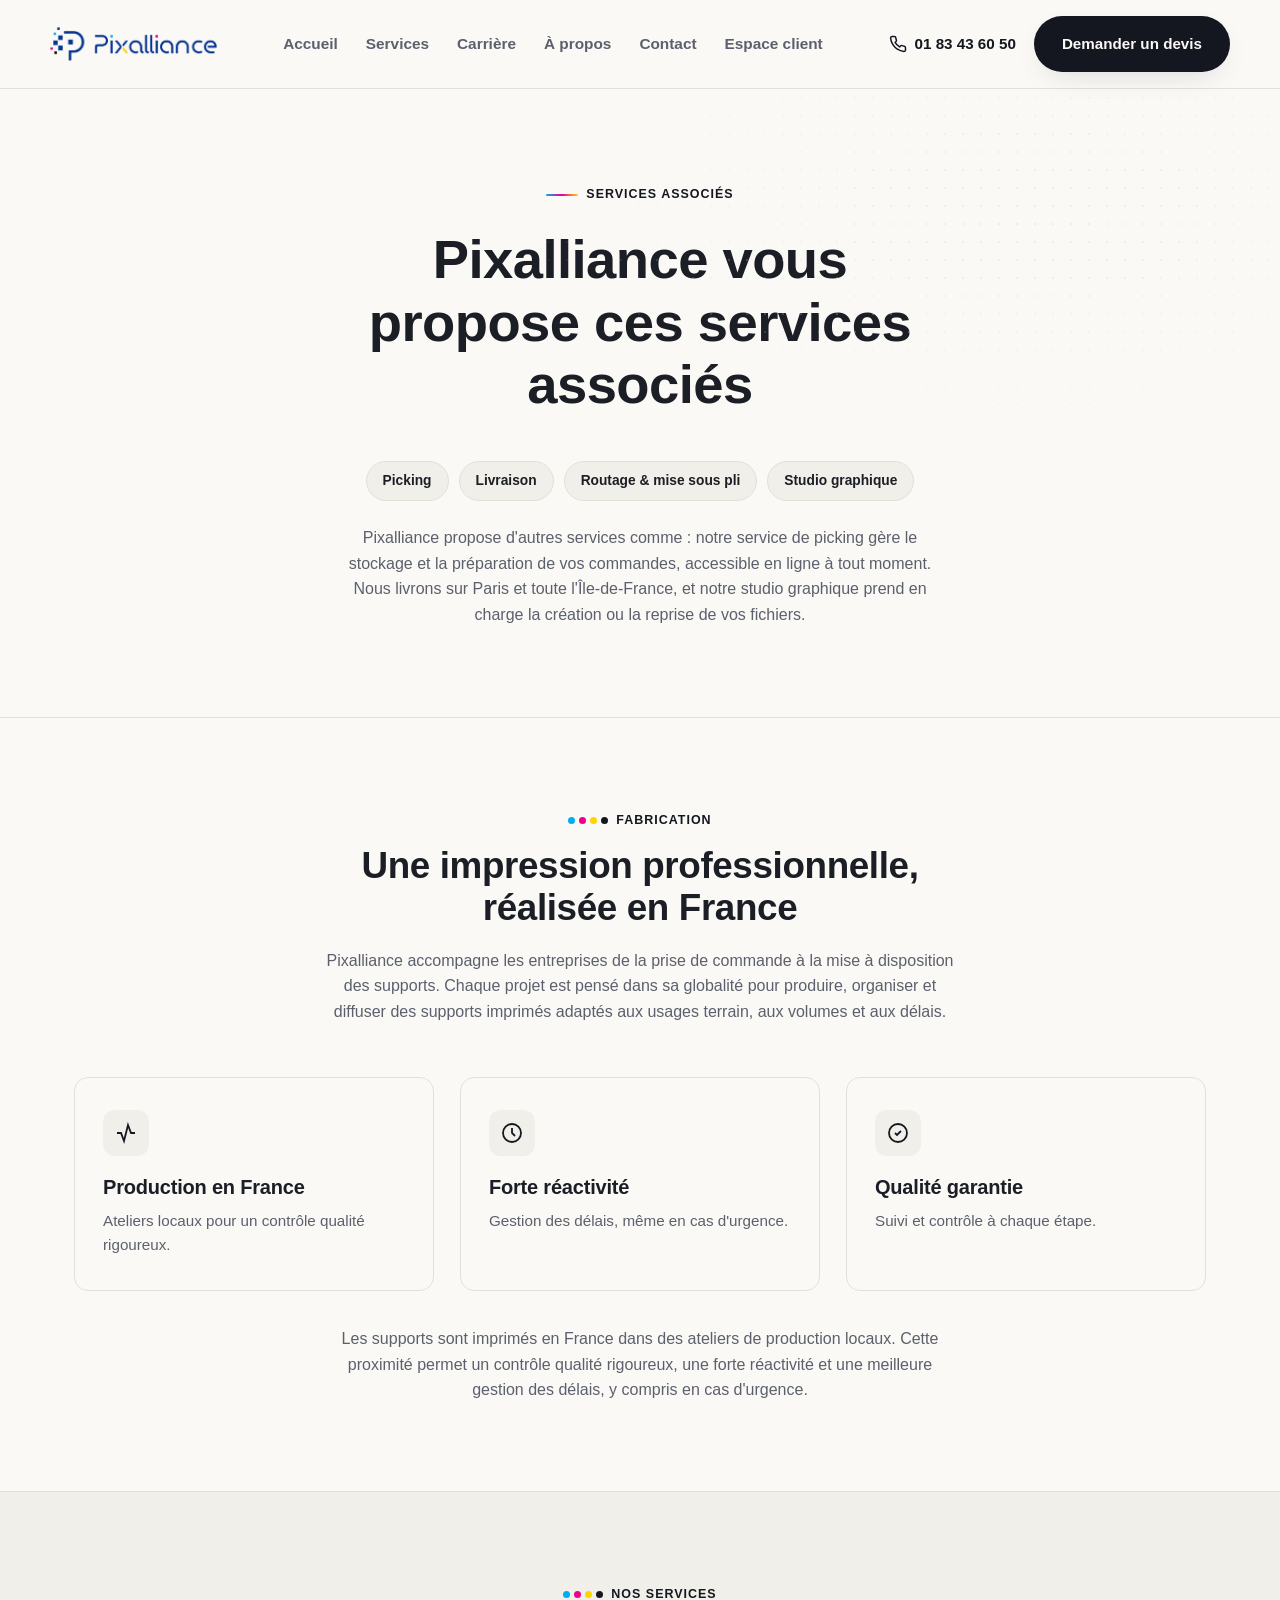
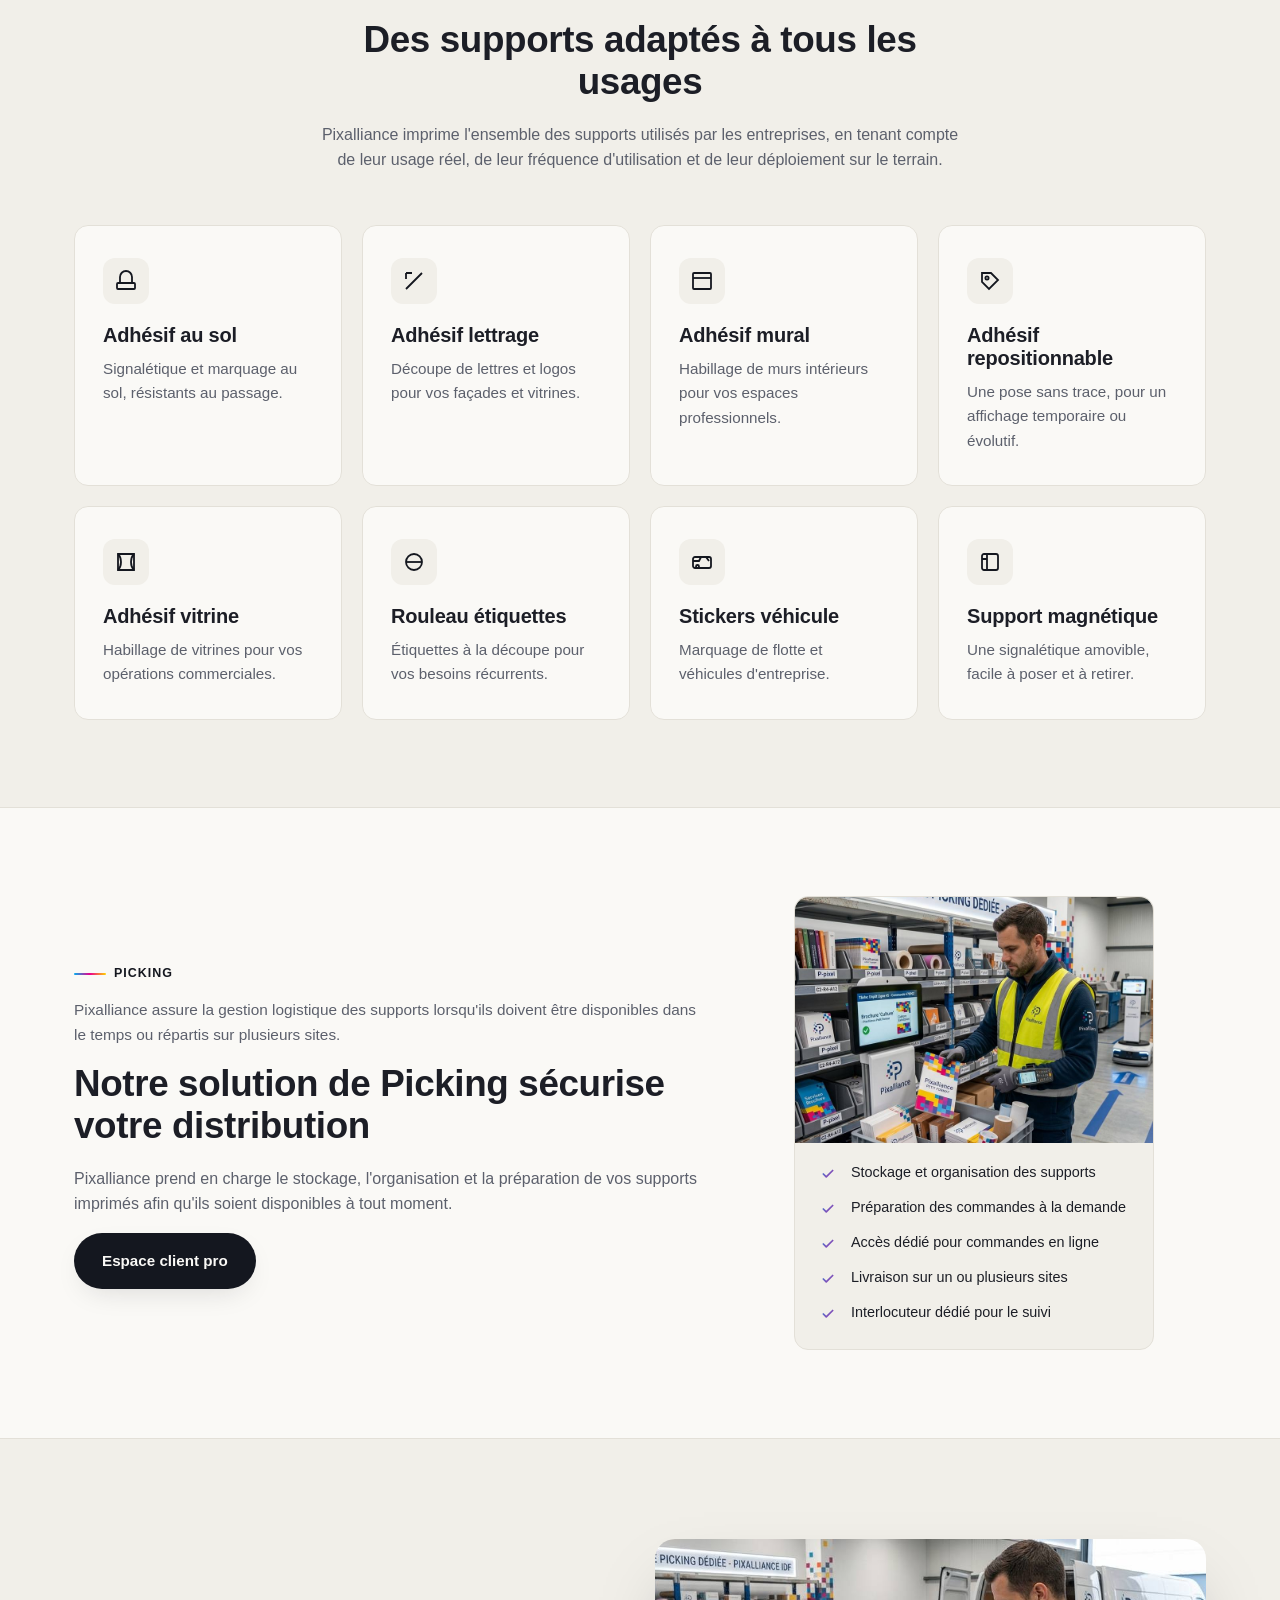
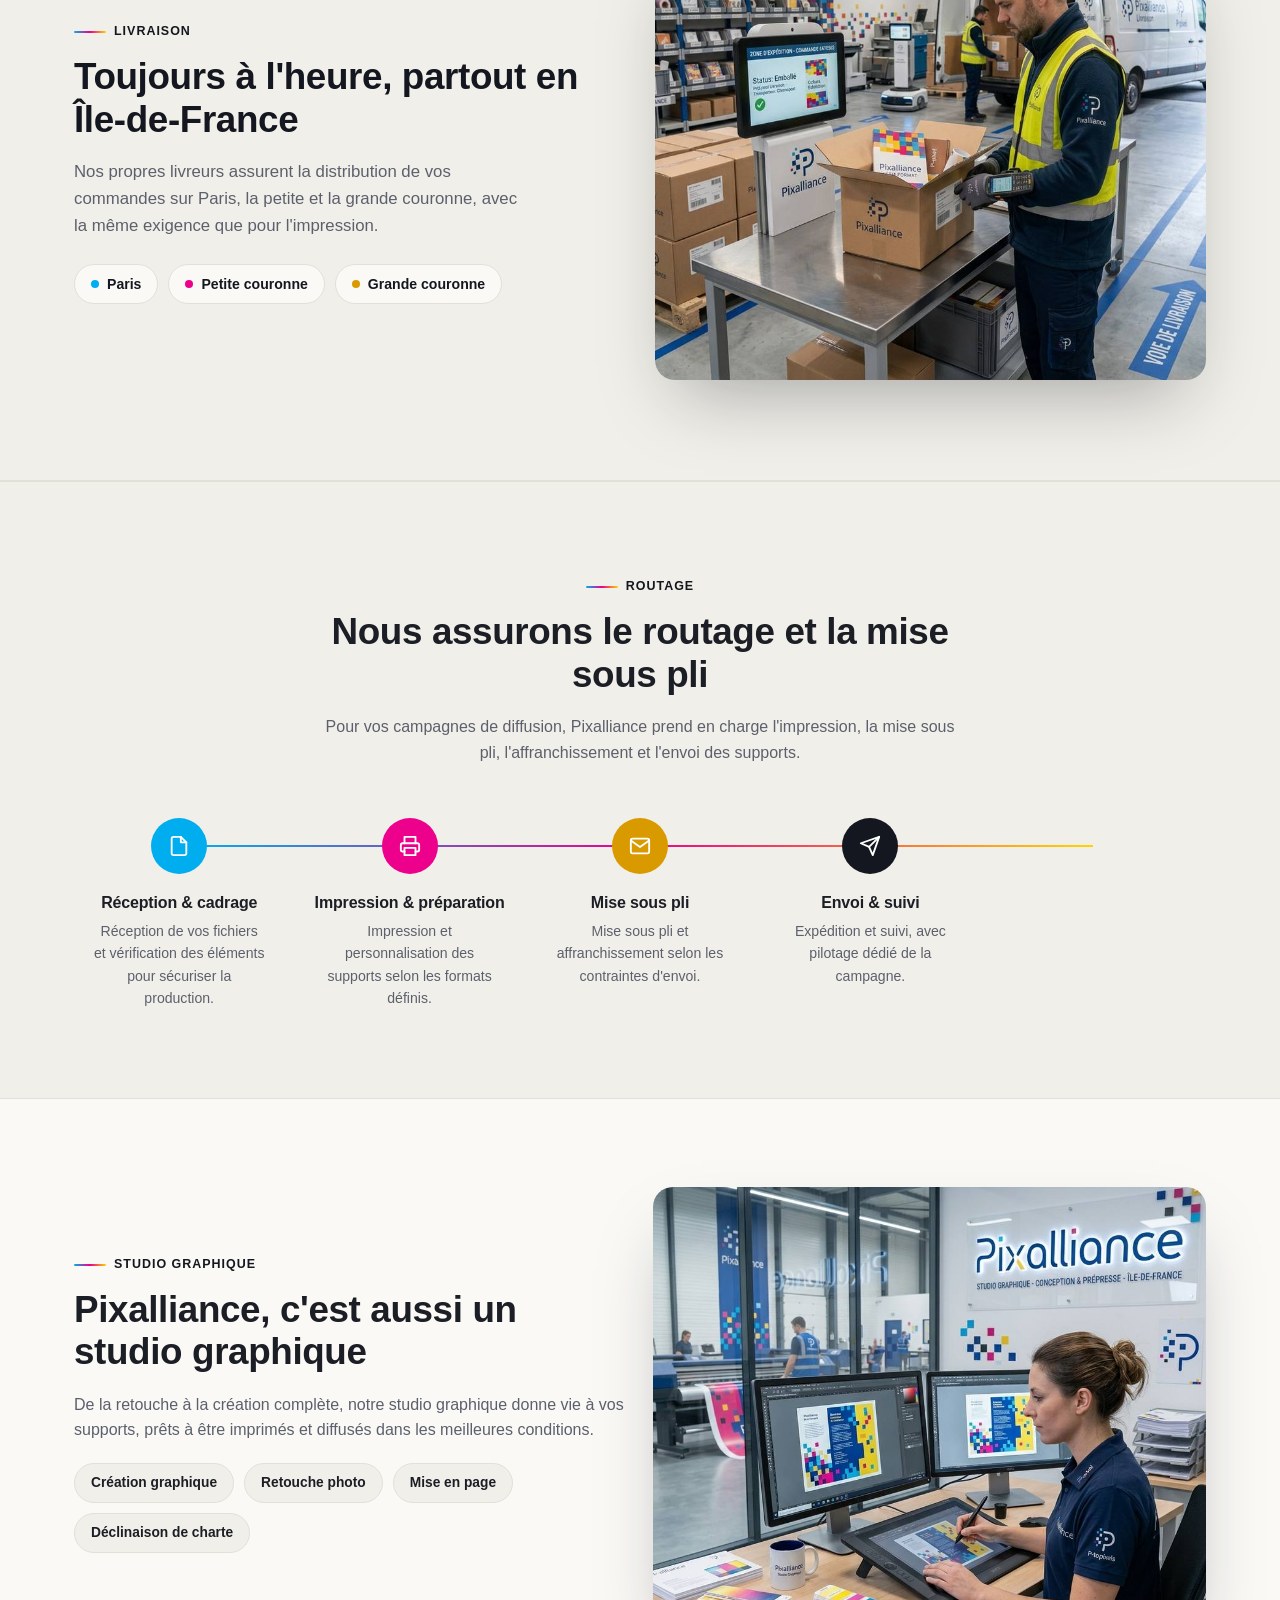
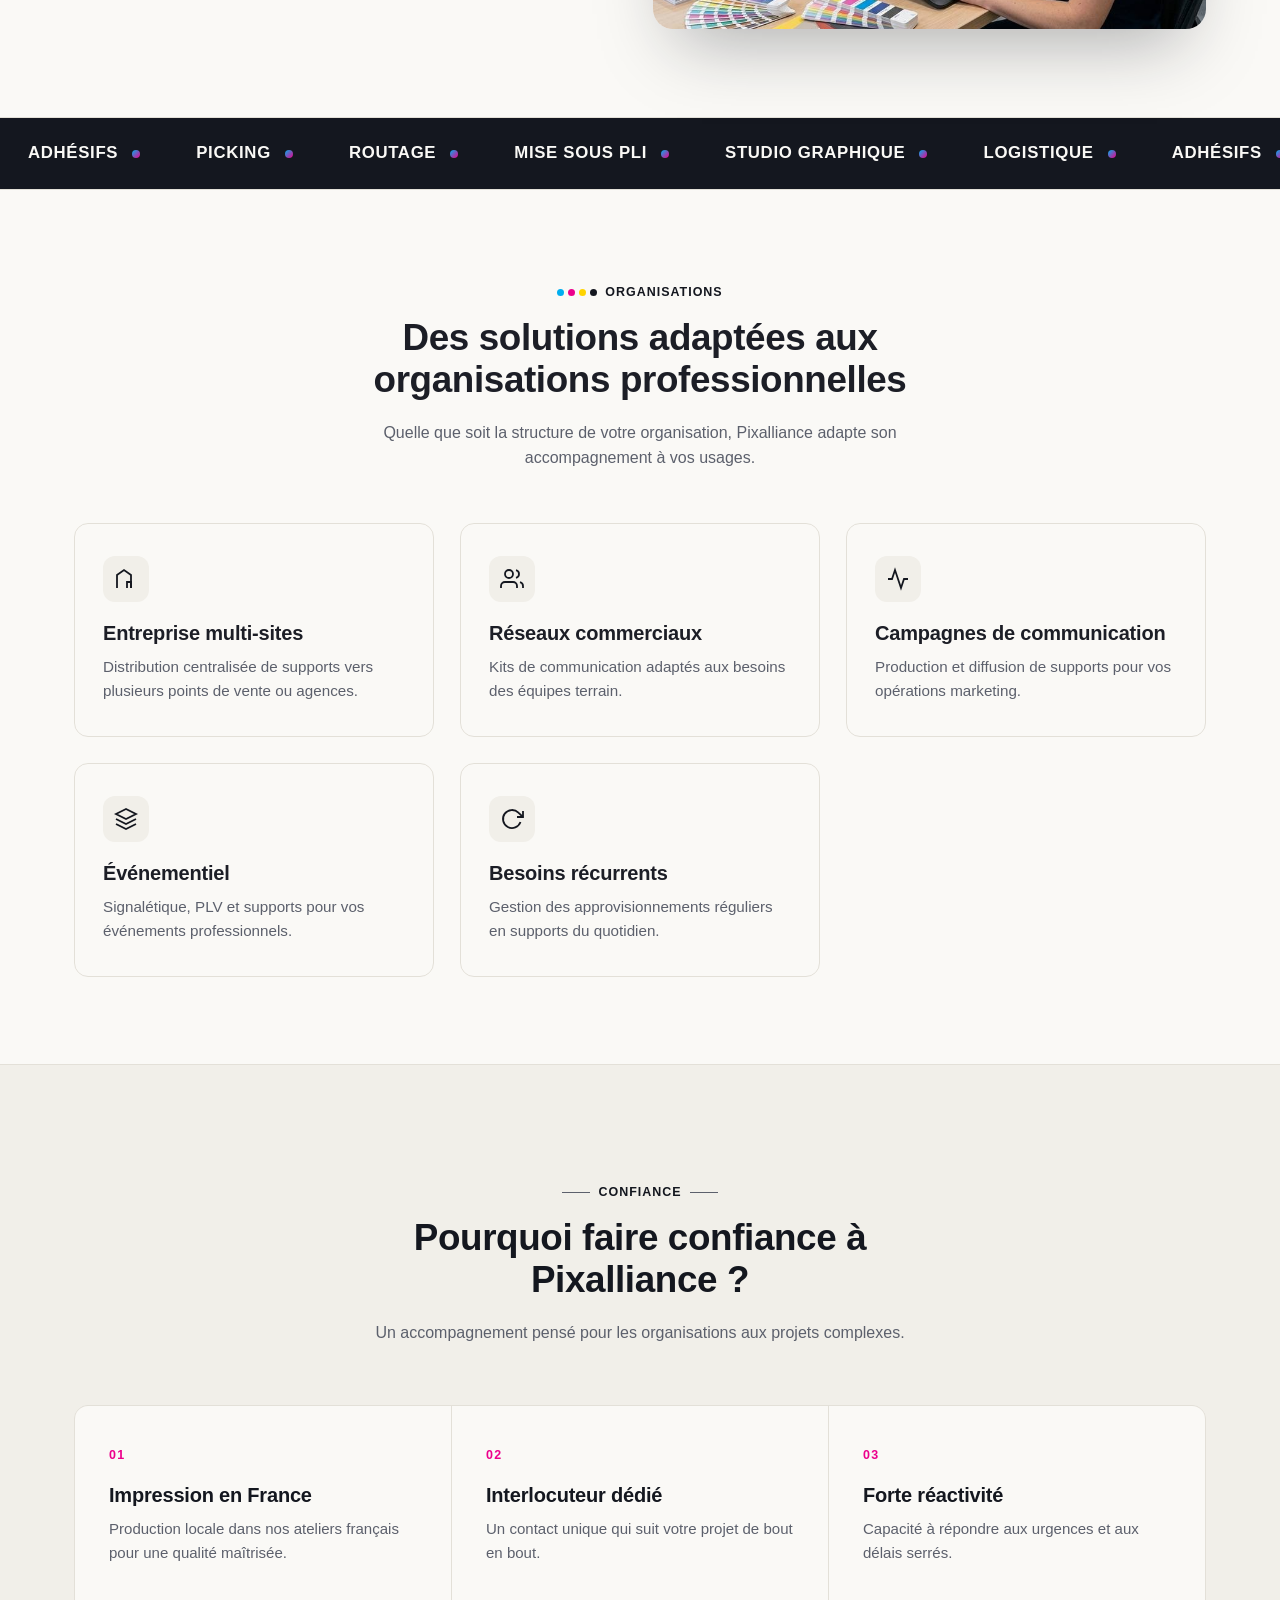
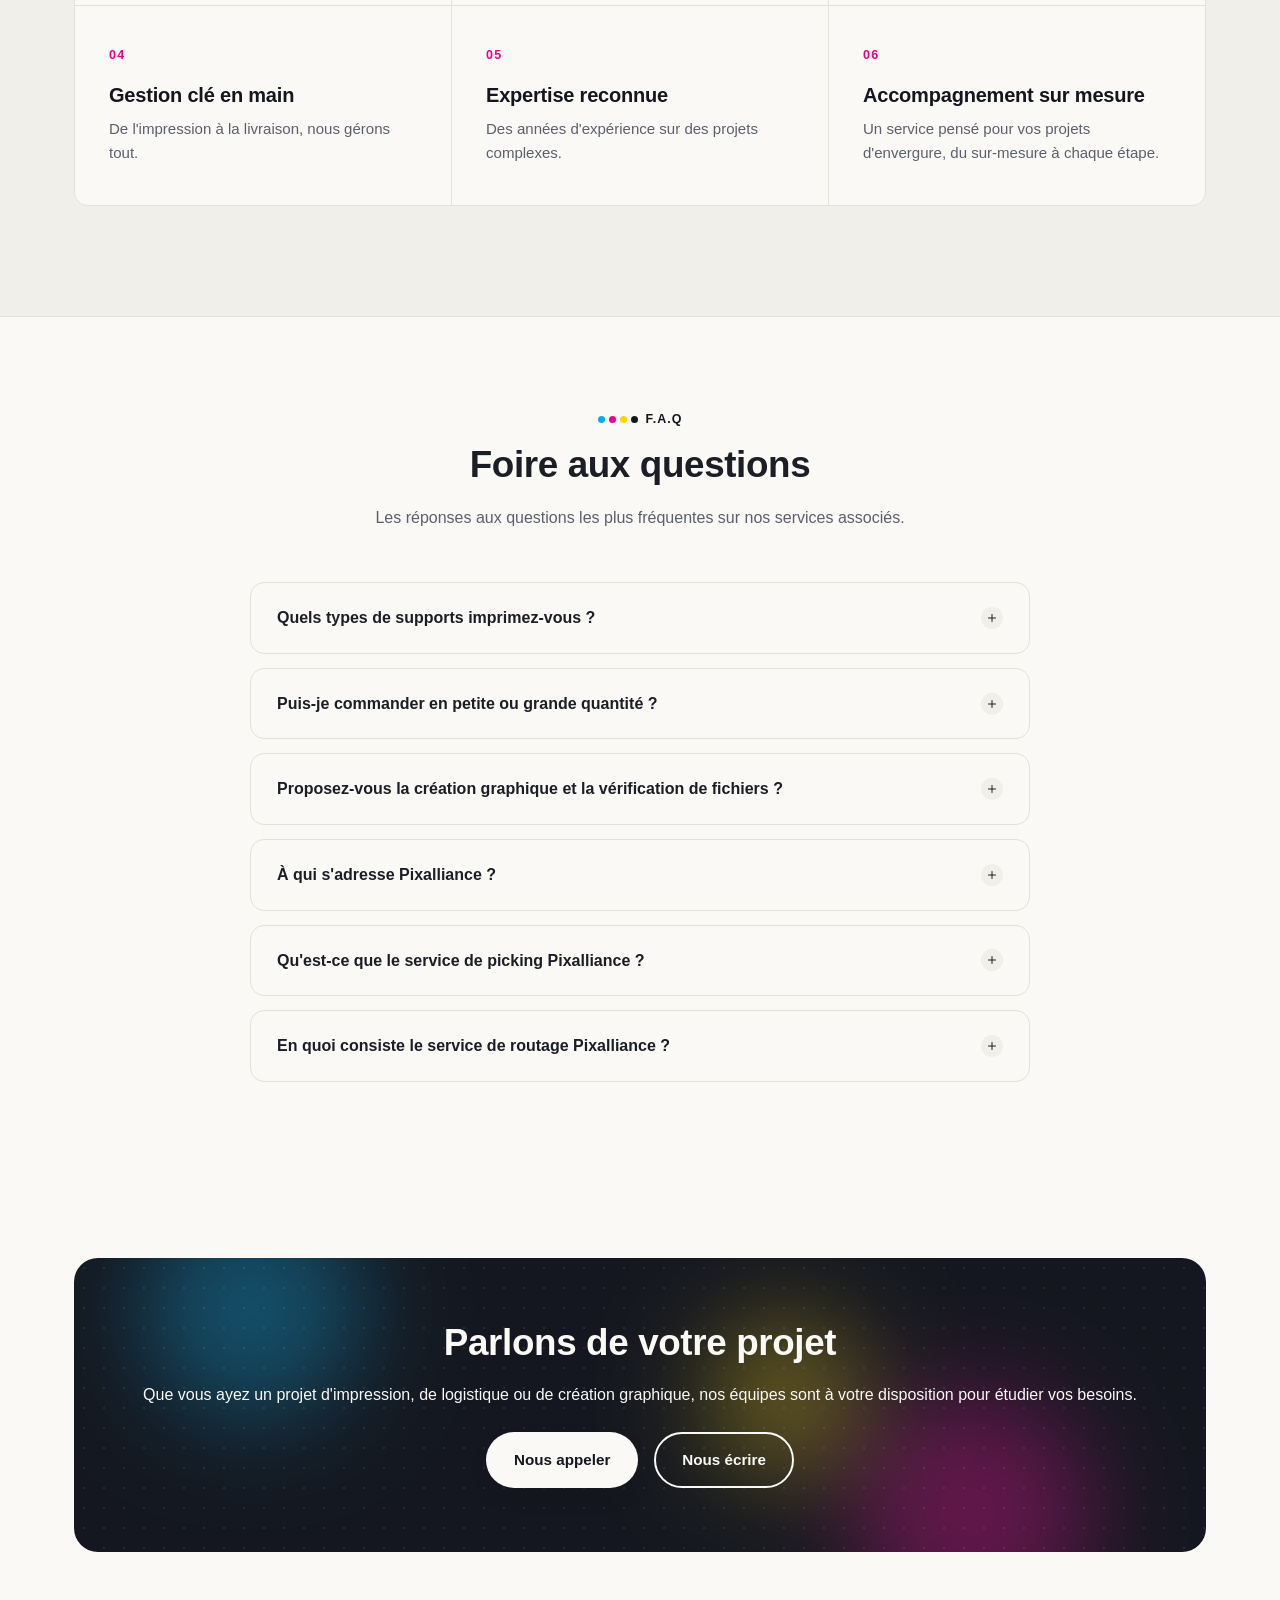
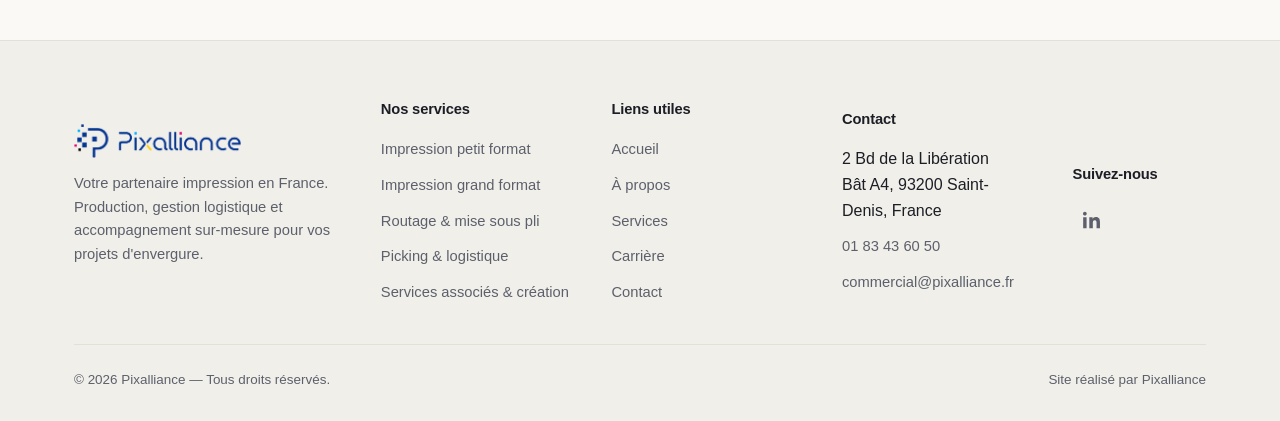
<file: services-associes.html>
<!DOCTYPE html>
<html lang="fr">
<head>
<meta charset="UTF-8">
<meta name="viewport" content="width=device-width, initial-scale=1.0">
<title>Services associés — Logistique, routage &amp; studio graphique | Pixalliance</title>
<meta name="description" content="Adhésifs, picking et logistique, routage et mise sous pli, studio graphique : découvrez les services associés de Pixalliance pour externaliser la gestion de vos supports imprimés.">
<link rel="icon" type="image/png" href="assets/pixalliance-icon.png">
<link rel="stylesheet" href="css/style.css">
</head>
<body>

<header class="site-header">
  <div class="container header-inner">
    <a href="index.html" class="logo">
      <img src="assets/pixalliance-logo.png" alt="Pixalliance">
    </a>

    <button class="nav-toggle" aria-label="Ouvrir le menu" aria-expanded="false">
      <span></span><span></span><span></span>
    </button>

    <nav class="main-nav" aria-label="Navigation principale">
      <ul>
        <li><a href="index.html">Accueil</a></li>
        <li><a href="services.html">Services</a></li>
        <li><a href="carriere.html">Carrière</a></li>
        <li><a href="a-propos.html">À propos</a></li>
        <li><a href="contact.html">Contact</a></li>
        <li><a href="https://espace-client.pixalliance.fr/" target="_blank" rel="noopener">Espace client</a></li>
      </ul>
    </nav>

    <div class="header-actions">
      <a class="header-phone" href="tel:+33183436050">
        <svg viewBox="0 0 24 24" fill="none" stroke="currentColor" stroke-width="2" stroke-linecap="round" stroke-linejoin="round"><path d="M22 16.92v3a2 2 0 0 1-2.18 2 19.79 19.79 0 0 1-8.63-3.07 19.5 19.5 0 0 1-6-6 19.79 19.79 0 0 1-3.07-8.67A2 2 0 0 1 4.11 2h3a2 2 0 0 1 2 1.72c.127.96.362 1.903.7 2.81a2 2 0 0 1-.45 2.11L8.09 9.91a16 16 0 0 0 6 6l1.27-1.27a2 2 0 0 1 2.11-.45c.907.338 1.85.573 2.81.7A2 2 0 0 1 22 16.92z"/></svg>
        <span>01 83 43 60 50</span>
      </a>
      <a href="contact.html" class="btn btn-primary">Demander un devis</a>
    </div>
  </div>
</header>

<main>

  <section class="sa-hero">
    <div class="halftone-bg"></div>
    <div class="container">
      <div class="sa-hero-copy sa-hero-copy-solo">
        <span class="eyebrow"><span class="eyebrow-bar"></span> Services associés</span>
        <h1>Pixalliance vous propose ces services associés</h1>
        <ul class="service-tags sa-hero-tags">
          <li>Picking</li>
          <li>Livraison</li>
          <li>Routage &amp; mise sous pli</li>
          <li>Studio graphique</li>
        </ul>
        <p class="lead">Pixalliance propose d'autres services comme : notre service de picking gère le stockage et la préparation de vos commandes, accessible en ligne à tout moment. Nous livrons sur Paris et toute l'Île-de-France, et notre studio graphique prend en charge la création ou la reprise de vos fichiers.</p>
      </div>
    </div>
  </section>

  <section>
    <div class="container">
      <div class="section-head center">
        <span class="eyebrow"><span class="dots"><span></span><span></span><span></span><span></span></span> Fabrication</span>
        <h2>Une impression professionnelle, réalisée en France</h2>
        <p>Pixalliance accompagne les entreprises de la prise de commande à la mise à disposition des supports. Chaque projet est pensé dans sa globalité pour produire, organiser et diffuser des supports imprimés adaptés aux usages terrain, aux volumes et aux délais.</p>
      </div>

      <div class="grid-3">
        <div class="card tilt-card reveal">
          <div class="card-icon"><svg viewBox="0 0 24 24" fill="none" stroke="#14171f" stroke-width="1.8"><path d="M3 12h4l3 8 4-16 3 8h4"/></svg></div>
          <h3>Production en France</h3>
          <p>Ateliers locaux pour un contrôle qualité rigoureux.</p>
        </div>
        <div class="card tilt-card reveal">
          <div class="card-icon"><svg viewBox="0 0 24 24" fill="none" stroke="#14171f" stroke-width="1.8"><circle cx="12" cy="12" r="9"/><path d="M12 7v5l3 3"/></svg></div>
          <h3>Forte réactivité</h3>
          <p>Gestion des délais, même en cas d'urgence.</p>
        </div>
        <div class="card tilt-card reveal">
          <div class="card-icon"><svg viewBox="0 0 24 24" fill="none" stroke="#14171f" stroke-width="1.8"><path d="M9 12l2 2 4-4"/><circle cx="12" cy="12" r="9"/></svg></div>
          <h3>Qualité garantie</h3>
          <p>Suivi et contrôle à chaque étape.</p>
        </div>
      </div>

      <p style="max-width:70ch; margin:36px auto 0; text-align:center;">Les supports sont imprimés en France dans des ateliers de production locaux. Cette proximité permet un contrôle qualité rigoureux, une forte réactivité et une meilleure gestion des délais, y compris en cas d'urgence.</p>
    </div>
  </section>

  <section style="background:var(--paper-dim); border-top:1px solid var(--line); border-bottom:1px solid var(--line);">
    <div class="container">
      <div class="section-head center">
        <span class="eyebrow"><span class="dots"><span></span><span></span><span></span><span></span></span> Nos services</span>
        <h2>Des supports adaptés à tous les usages</h2>
        <p>Pixalliance imprime l'ensemble des supports utilisés par les entreprises, en tenant compte de leur usage réel, de leur fréquence d'utilisation et de leur déploiement sur le terrain.</p>
      </div>

      <div class="grid-4">
        <div class="card tilt-card reveal">
          <div class="card-icon"><svg viewBox="0 0 24 24" fill="none" stroke="#14171f" stroke-width="1.8"><rect x="3" y="14" width="18" height="6" rx="1"/><path d="M6 14V8a6 6 0 0 1 12 0v6"/></svg></div>
          <h3>Adhésif au sol</h3>
          <p>Signalétique et marquage au sol, résistants au passage.</p>
        </div>
        <div class="card tilt-card reveal">
          <div class="card-icon"><svg viewBox="0 0 24 24" fill="none" stroke="#14171f" stroke-width="1.8"><path d="M4 20 20 4M4 4h6M4 4v6"/></svg></div>
          <h3>Adhésif lettrage</h3>
          <p>Découpe de lettres et logos pour vos façades et vitrines.</p>
        </div>
        <div class="card tilt-card reveal">
          <div class="card-icon"><svg viewBox="0 0 24 24" fill="none" stroke="#14171f" stroke-width="1.8"><rect x="3" y="4" width="18" height="16" rx="1"/><path d="M3 9h18"/></svg></div>
          <h3>Adhésif mural</h3>
          <p>Habillage de murs intérieurs pour vos espaces professionnels.</p>
        </div>
        <div class="card tilt-card reveal">
          <div class="card-icon"><svg viewBox="0 0 24 24" fill="none" stroke="#14171f" stroke-width="1.8"><path d="M4 4h9l7 7-9 9-7-7Z"/><circle cx="9" cy="9" r="1.6"/></svg></div>
          <h3>Adhésif repositionnable</h3>
          <p>Une pose sans trace, pour un affichage temporaire ou évolutif.</p>
        </div>
        <div class="card tilt-card reveal">
          <div class="card-icon"><svg viewBox="0 0 24 24" fill="none" stroke="#14171f" stroke-width="1.8"><path d="M4 4h16v16H4Z"/><path d="M4 4c4 4 4 12 0 16M20 4c-4 4-4 12 0 16"/></svg></div>
          <h3>Adhésif vitrine</h3>
          <p>Habillage de vitrines pour vos opérations commerciales.</p>
        </div>
        <div class="card tilt-card reveal">
          <div class="card-icon"><svg viewBox="0 0 24 24" fill="none" stroke="#14171f" stroke-width="1.8"><rect x="4" y="4" width="16" height="16" rx="8"/><path d="M4 12h16"/></svg></div>
          <h3>Rouleau étiquettes</h3>
          <p>Étiquettes à la découpe pour vos besoins récurrents.</p>
        </div>
        <div class="card tilt-card reveal">
          <div class="card-icon"><svg viewBox="0 0 24 24" fill="none" stroke="#14171f" stroke-width="1.8"><rect x="3" y="7" width="18" height="11" rx="2"/><circle cx="7.5" cy="16.5" r="1.5"/><path d="M3 11h6l2-4h5l3 4"/></svg></div>
          <h3>Stickers véhicule</h3>
          <p>Marquage de flotte et véhicules d'entreprise.</p>
        </div>
        <div class="card tilt-card reveal">
          <div class="card-icon"><svg viewBox="0 0 24 24" fill="none" stroke="#14171f" stroke-width="1.8"><rect x="4" y="4" width="16" height="16" rx="2"/><path d="M9 4v16M4 9h5"/></svg></div>
          <h3>Support magnétique</h3>
          <p>Une signalétique amovible, facile à poser et à retirer.</p>
        </div>
      </div>
    </div>
  </section>

  <section id="picking">
    <div class="container grid-2" style="align-items:center;">
      <div>
        <span class="eyebrow"><span class="eyebrow-bar"></span> Picking</span>
        <p class="picking-kicker">Pixalliance assure la gestion logistique des supports lorsqu'ils doivent être disponibles dans le temps ou répartis sur plusieurs sites.</p>
        <h2>Notre solution de Picking sécurise votre distribution</h2>
        <p>Pixalliance prend en charge le stockage, l'organisation et la préparation de vos supports imprimés afin qu'ils soient disponibles à tout moment.</p>
        <a href="https://espace-client.pixalliance.fr/connexion" target="_blank" rel="noopener" class="btn btn-primary">Espace client pro</a>
      </div>
      <div class="picking-list-card">
        <div class="picking-media">
          <img src="assets/picking-photo.jpeg" alt="Zone de picking dédiée Pixalliance : préparation de commandes en entrepôt">
        </div>
        <ul class="check-list">
          <li>Stockage et organisation des supports</li>
          <li>Préparation des commandes à la demande</li>
          <li>Accès dédié pour commandes en ligne</li>
          <li>Livraison sur un ou plusieurs sites</li>
          <li>Interlocuteur dédié pour le suivi</li>
        </ul>
      </div>
    </div>
  </section>

  <section class="sa-delivery">
    <div class="container sa-delivery-inner">
      <div class="sa-delivery-copy">
        <span class="eyebrow"><span class="eyebrow-bar"></span> Livraison</span>
        <h2>Toujours à l'heure, partout en Île-de-France</h2>
        <p>Nos propres livreurs assurent la distribution de vos commandes sur Paris, la petite et la grande couronne, avec la même exigence que pour l'impression.</p>
        <div class="sa-zone-chips">
          <span class="sa-zone-chip c">Paris</span>
          <span class="sa-zone-chip m">Petite couronne</span>
          <span class="sa-zone-chip y">Grande couronne</span>
        </div>
      </div>
      <div class="sa-delivery-visual">
        <div class="sa-delivery-frame tilt-card">
          <img src="assets/livraison-photo.jpeg" alt="Livreur Pixalliance préparant une expédition, camionnette de livraison Pixalliance en arrière-plan">
        </div>
      </div>
    </div>
  </section>

  <section style="background:var(--paper-dim); border-top:1px solid var(--line); border-bottom:1px solid var(--line);">
    <div class="container">
      <div class="section-head center">
        <span class="eyebrow"><span class="eyebrow-bar"></span> Routage</span>
        <h2>Nous assurons le routage et la mise sous pli</h2>
        <p>Pour vos campagnes de diffusion, Pixalliance prend en charge l'impression, la mise sous pli, l'affranchissement et l'envoi des supports.</p>
      </div>

      <div class="process-steps process-steps-icons">
        <div class="process-line"><div class="process-line-fill"></div></div>

        <div class="process-step">
          <div class="process-num"><svg viewBox="0 0 24 24" fill="none" stroke="#fff" stroke-width="2" stroke-linecap="round" stroke-linejoin="round"><path d="M14 2H6a2 2 0 0 0-2 2v16a2 2 0 0 0 2 2h12a2 2 0 0 0 2-2V8Z"/><path d="M14 2v6h6"/></svg></div>
          <h3>Réception &amp; cadrage</h3>
          <p>Réception de vos fichiers et vérification des éléments pour sécuriser la production.</p>
        </div>
        <div class="process-step">
          <div class="process-num"><svg viewBox="0 0 24 24" fill="none" stroke="#fff" stroke-width="2" stroke-linecap="round" stroke-linejoin="round"><path d="M6 9V2h12v7"/><path d="M6 18H4a2 2 0 0 1-2-2v-5a2 2 0 0 1 2-2h16a2 2 0 0 1 2 2v5a2 2 0 0 1-2 2h-2"/><rect x="6" y="14" width="12" height="8"/></svg></div>
          <h3>Impression &amp; préparation</h3>
          <p>Impression et personnalisation des supports selon les formats définis.</p>
        </div>
        <div class="process-step">
          <div class="process-num"><svg viewBox="0 0 24 24" fill="none" stroke="#fff" stroke-width="2" stroke-linecap="round" stroke-linejoin="round"><rect x="2" y="4" width="20" height="16" rx="2"/><path d="m2 6 10 7L22 6"/></svg></div>
          <h3>Mise sous pli</h3>
          <p>Mise sous pli et affranchissement selon les contraintes d'envoi.</p>
        </div>
        <div class="process-step">
          <div class="process-num"><svg viewBox="0 0 24 24" fill="none" stroke="#fff" stroke-width="2" stroke-linecap="round" stroke-linejoin="round"><path d="M22 2 11 13"/><path d="M22 2 15 22l-4-9-9-4Z"/></svg></div>
          <h3>Envoi &amp; suivi</h3>
          <p>Expédition et suivi, avec pilotage dédié de la campagne.</p>
        </div>
      </div>
    </div>
  </section>

  <section id="studio">
    <div class="container grid-2" style="align-items:center;">
      <div>
        <span class="eyebrow"><span class="eyebrow-bar"></span> Studio graphique</span>
        <h2>Pixalliance, c'est aussi un studio graphique</h2>
        <p>De la retouche à la création complète, notre studio graphique donne vie à vos supports, prêts à être imprimés et diffusés dans les meilleures conditions.</p>
        <ul class="service-tags">
          <li>Création graphique</li>
          <li>Retouche photo</li>
          <li>Mise en page</li>
          <li>Déclinaison de charte</li>
        </ul>
      </div>

      <div class="sa-studio-visual">
        <div class="sa-studio-frame tilt-card">
          <img src="assets/studio-graphique-photo.jpeg" alt="Poste de création du studio graphique Pixalliance, double écran avec maquettes en cours">
        </div>
      </div>
    </div>
  </section>

  <div class="marquee-strip">
    <div class="marquee-track">
      <span>Adhésifs</span><span>Picking</span><span>Routage</span><span>Mise sous pli</span><span>Studio graphique</span><span>Logistique</span>
      <span>Adhésifs</span><span>Picking</span><span>Routage</span><span>Mise sous pli</span><span>Studio graphique</span><span>Logistique</span>
    </div>
  </div>

  <section>
    <div class="container">
      <div class="section-head center">
        <span class="eyebrow"><span class="dots"><span></span><span></span><span></span><span></span></span> Organisations</span>
        <h2>Des solutions adaptées aux organisations professionnelles</h2>
        <p>Quelle que soit la structure de votre organisation, Pixalliance adapte son accompagnement à vos usages.</p>
      </div>

      <div class="grid-3">
        <div class="card tilt-card reveal">
          <div class="card-icon"><svg viewBox="0 0 24 24" fill="none" stroke="#14171f" stroke-width="1.8"><path d="M3 21V8l7-5 7 5v13"/><path d="M13 21v-6h4v6M8 12h.01M8 16h.01"/></svg></div>
          <h3>Entreprise multi-sites</h3>
          <p>Distribution centralisée de supports vers plusieurs points de vente ou agences.</p>
        </div>
        <div class="card tilt-card reveal">
          <div class="card-icon"><svg viewBox="0 0 24 24" fill="none" stroke="#14171f" stroke-width="1.8"><path d="M17 21v-2a4 4 0 0 0-4-4H5a4 4 0 0 0-4 4v2"/><circle cx="9" cy="7" r="4"/><path d="M23 21v-2a4 4 0 0 0-3-3.87"/><path d="M16 3.13a4 4 0 0 1 0 7.75"/></svg></div>
          <h3>Réseaux commerciaux</h3>
          <p>Kits de communication adaptés aux besoins des équipes terrain.</p>
        </div>
        <div class="card tilt-card reveal">
          <div class="card-icon"><svg viewBox="0 0 24 24" fill="none" stroke="#14171f" stroke-width="1.8"><path d="M22 12h-4l-3 9L9 3l-3 9H2"/></svg></div>
          <h3>Campagnes de communication</h3>
          <p>Production et diffusion de supports pour vos opérations marketing.</p>
        </div>
        <div class="card tilt-card reveal">
          <div class="card-icon"><svg viewBox="0 0 24 24" fill="none" stroke="#14171f" stroke-width="1.8"><path d="M12 2 2 7l10 5 10-5-10-5Z"/><path d="M2 17l10 5 10-5"/><path d="M2 12l10 5 10-5"/></svg></div>
          <h3>Événementiel</h3>
          <p>Signalétique, PLV et supports pour vos événements professionnels.</p>
        </div>
        <div class="card tilt-card reveal">
          <div class="card-icon"><svg viewBox="0 0 24 24" fill="none" stroke="#14171f" stroke-width="1.8"><path d="M23 4v6h-6"/><path d="M20.49 15a9 9 0 1 1-2.12-9.36L23 10"/></svg></div>
          <h3>Besoins récurrents</h3>
          <p>Gestion des approvisionnements réguliers en supports du quotidien.</p>
        </div>
      </div>
    </div>
  </section>

  <section class="materials-section">
    <div class="container">
      <div class="materials-head">
        <span class="eyebrow"><span class="rule"></span> Confiance <span class="rule"></span></span>
        <h2>Pourquoi faire confiance à Pixalliance ?</h2>
        <p>Un accompagnement pensé pour les organisations aux projets complexes.</p>
      </div>

      <div class="material-grid">
        <div class="material-card">
          <span class="num">01</span>
          <h3>Impression en France</h3>
          <p>Production locale dans nos ateliers français pour une qualité maîtrisée.</p>
        </div>
        <div class="material-card">
          <span class="num">02</span>
          <h3>Interlocuteur dédié</h3>
          <p>Un contact unique qui suit votre projet de bout en bout.</p>
        </div>
        <div class="material-card">
          <span class="num">03</span>
          <h3>Forte réactivité</h3>
          <p>Capacité à répondre aux urgences et aux délais serrés.</p>
        </div>
        <div class="material-card">
          <span class="num">04</span>
          <h3>Gestion clé en main</h3>
          <p>De l'impression à la livraison, nous gérons tout.</p>
        </div>
        <div class="material-card">
          <span class="num">05</span>
          <h3>Expertise reconnue</h3>
          <p>Des années d'expérience sur des projets complexes.</p>
        </div>
        <div class="material-card">
          <span class="num">06</span>
          <h3>Accompagnement sur mesure</h3>
          <p>Un service pensé pour vos projets d'envergure, du sur-mesure à chaque étape.</p>
        </div>
      </div>
    </div>
  </section>

  <section>
    <div class="container">
      <div class="section-head center">
        <span class="eyebrow"><span class="dots"><span></span><span></span><span></span><span></span></span> F.A.Q</span>
        <h2>Foire aux questions</h2>
        <p>Les réponses aux questions les plus fréquentes sur nos services associés.</p>
      </div>

      <div class="faq-list">
        <div class="faq-item">
          <button class="faq-question" aria-expanded="false">
            <span>Quels types de supports imprimez-vous ?</span>
            <span class="faq-icon"><svg viewBox="0 0 24 24" fill="none" stroke="currentColor" stroke-width="2" stroke-linecap="round"><path d="M12 5v14M5 12h14"/></svg></span>
          </button>
          <div class="faq-answer">
            <div class="faq-answer-inner">
              <p>Nous proposons l'impression sur une grande variété de supports professionnels : papier, bâches, panneaux rigides (aluminium, Forex, Plexiglass...), adhésifs, textiles, objets publicitaires et bien plus.</p>
            </div>
          </div>
        </div>

        <div class="faq-item">
          <button class="faq-question" aria-expanded="false">
            <span>Puis-je commander en petite ou grande quantité ?</span>
            <span class="faq-icon"><svg viewBox="0 0 24 24" fill="none" stroke="currentColor" stroke-width="2" stroke-linecap="round"><path d="M12 5v14M5 12h14"/></svg></span>
          </button>
          <div class="faq-answer">
            <div class="faq-answer-inner">
              <p>Oui, nous produisons aussi bien de petites séries que de grands volumes, adaptés aux besoins de nos clients professionnels.</p>
            </div>
          </div>
        </div>

        <div class="faq-item">
          <button class="faq-question" aria-expanded="false">
            <span>Proposez-vous la création graphique et la vérification de fichiers ?</span>
            <span class="faq-icon"><svg viewBox="0 0 24 24" fill="none" stroke="currentColor" stroke-width="2" stroke-linecap="round"><path d="M12 5v14M5 12h14"/></svg></span>
          </button>
          <div class="faq-answer">
            <div class="faq-answer-inner">
              <p>Oui, notre studio graphique intervient de la retouche à la création complète, et vérifie vos fichiers avant impression pour sécuriser la production.</p>
            </div>
          </div>
        </div>

        <div class="faq-item">
          <button class="faq-question" aria-expanded="false">
            <span>À qui s'adresse Pixalliance ?</span>
            <span class="faq-icon"><svg viewBox="0 0 24 24" fill="none" stroke="currentColor" stroke-width="2" stroke-linecap="round"><path d="M12 5v14M5 12h14"/></svg></span>
          </button>
          <div class="faq-answer">
            <div class="faq-answer-inner">
              <p>Aux entreprises multi-sites, réseaux commerciaux, agences de communication et organisations avec des besoins récurrents ou événementiels.</p>
            </div>
          </div>
        </div>

        <div class="faq-item">
          <button class="faq-question" aria-expanded="false">
            <span>Qu'est-ce que le service de picking Pixalliance ?</span>
            <span class="faq-icon"><svg viewBox="0 0 24 24" fill="none" stroke="currentColor" stroke-width="2" stroke-linecap="round"><path d="M12 5v14M5 12h14"/></svg></span>
          </button>
          <div class="faq-answer">
            <div class="faq-answer-inner">
              <p>Nous stockons, organisons et préparons vos supports imprimés afin qu'ils soient disponibles à tout moment, avec un accès dédié pour vos commandes en ligne.</p>
            </div>
          </div>
        </div>

        <div class="faq-item">
          <button class="faq-question" aria-expanded="false">
            <span>En quoi consiste le service de routage Pixalliance ?</span>
            <span class="faq-icon"><svg viewBox="0 0 24 24" fill="none" stroke="currentColor" stroke-width="2" stroke-linecap="round"><path d="M12 5v14M5 12h14"/></svg></span>
          </button>
          <div class="faq-answer">
            <div class="faq-answer-inner">
              <p>De la réception de vos fichiers à l'envoi, nous prenons en charge l'impression, la mise sous pli, l'affranchissement et le suivi de vos campagnes.</p>
            </div>
          </div>
        </div>
      </div>
    </div>
  </section>

  <section>
    <div class="container">
      <div class="cta-band">
        <div class="cta-band-dots"></div>
        <div class="cta-glow c"></div>
        <div class="cta-glow m"></div>
        <div class="cta-glow y"></div>
        <h2>Parlons de votre projet</h2>
        <p>Que vous ayez un projet d'impression, de logistique ou de création graphique, nos équipes sont à votre disposition pour étudier vos besoins.</p>
        <div class="cta-actions">
          <a href="tel:+33183436050" class="btn btn-primary">Nous appeler</a>
          <a href="contact.html" class="btn btn-outline" style="border-color:var(--paper); color:var(--paper);">Nous écrire</a>
        </div>
      </div>
    </div>
  </section>

</main>

<footer class="site-footer">
  <div class="container">
    <div class="footer-grid">
      <div class="footer-brand">
        <a href="index.html" class="logo" style="margin-bottom:14px;">
          <img src="assets/pixalliance-logo.png" alt="Pixalliance">
        </a>
        <p>Votre partenaire impression en France. Production, gestion logistique et accompagnement sur-mesure pour vos projets d'envergure.</p>
      </div>

      <div>
        <h4>Nos services</h4>
        <ul>
          <li><a href="petit-format.html">Impression petit format</a></li>
          <li><a href="grand-format.html">Impression grand format</a></li>
          <li><a href="routage.html">Routage &amp; mise sous pli</a></li>
          <li><a href="services-associes.html#picking">Picking &amp; logistique</a></li>
          <li><a href="services-associes.html">Services associés &amp; création</a></li>
        </ul>
      </div>

      <div>
        <h4>Liens utiles</h4>
        <ul>
          <li><a href="index.html">Accueil</a></li>
          <li><a href="a-propos.html">À propos</a></li>
          <li><a href="services.html">Services</a></li>
          <li><a href="carriere.html">Carrière</a></li>
          <li><a href="contact.html">Contact</a></li>
        </ul>
      </div>

      <div>
        <h4>Contact</h4>
        <ul>
          <li>2 Bd de la Libération<br>Bât A4, 93200 Saint-Denis, France</li>
          <li><a href="tel:+33183436050">01 83 43 60 50</a></li>
          <li><a href="mailto:commercial@pixalliance.fr">commercial@pixalliance.fr</a></li>
        </ul>
      </div>

      <div>
        <h4>Suivez-nous</h4>
        <a href="#" class="footer-social" aria-label="LinkedIn" target="_blank" rel="noopener">
          <svg viewBox="0 0 24 24" fill="currentColor"><path d="M4.98 3.5C4.98 4.88 3.87 6 2.5 6S0 4.88 0 3.5 1.12 1 2.5 1 4.98 2.12 4.98 3.5zM.22 8.24h4.56V23H.22V8.24zM8.4 8.24h4.37v2.01h.06c.61-1.15 2.1-2.36 4.32-2.36 4.62 0 5.47 3.04 5.47 6.99V23h-4.56v-6.92c0-1.65-.03-3.78-2.3-3.78-2.3 0-2.65 1.8-2.65 3.66V23H8.4V8.24z"/></svg>
        </a>
      </div>
    </div>

    <div class="footer-bottom">
      <span>&copy; 2026 Pixalliance — Tous droits réservés.</span>
      <span>Site réalisé par Pixalliance</span>
    </div>
  </div>
</footer>

<script src="js/main.js"></script>
</body>
</html>
</file>
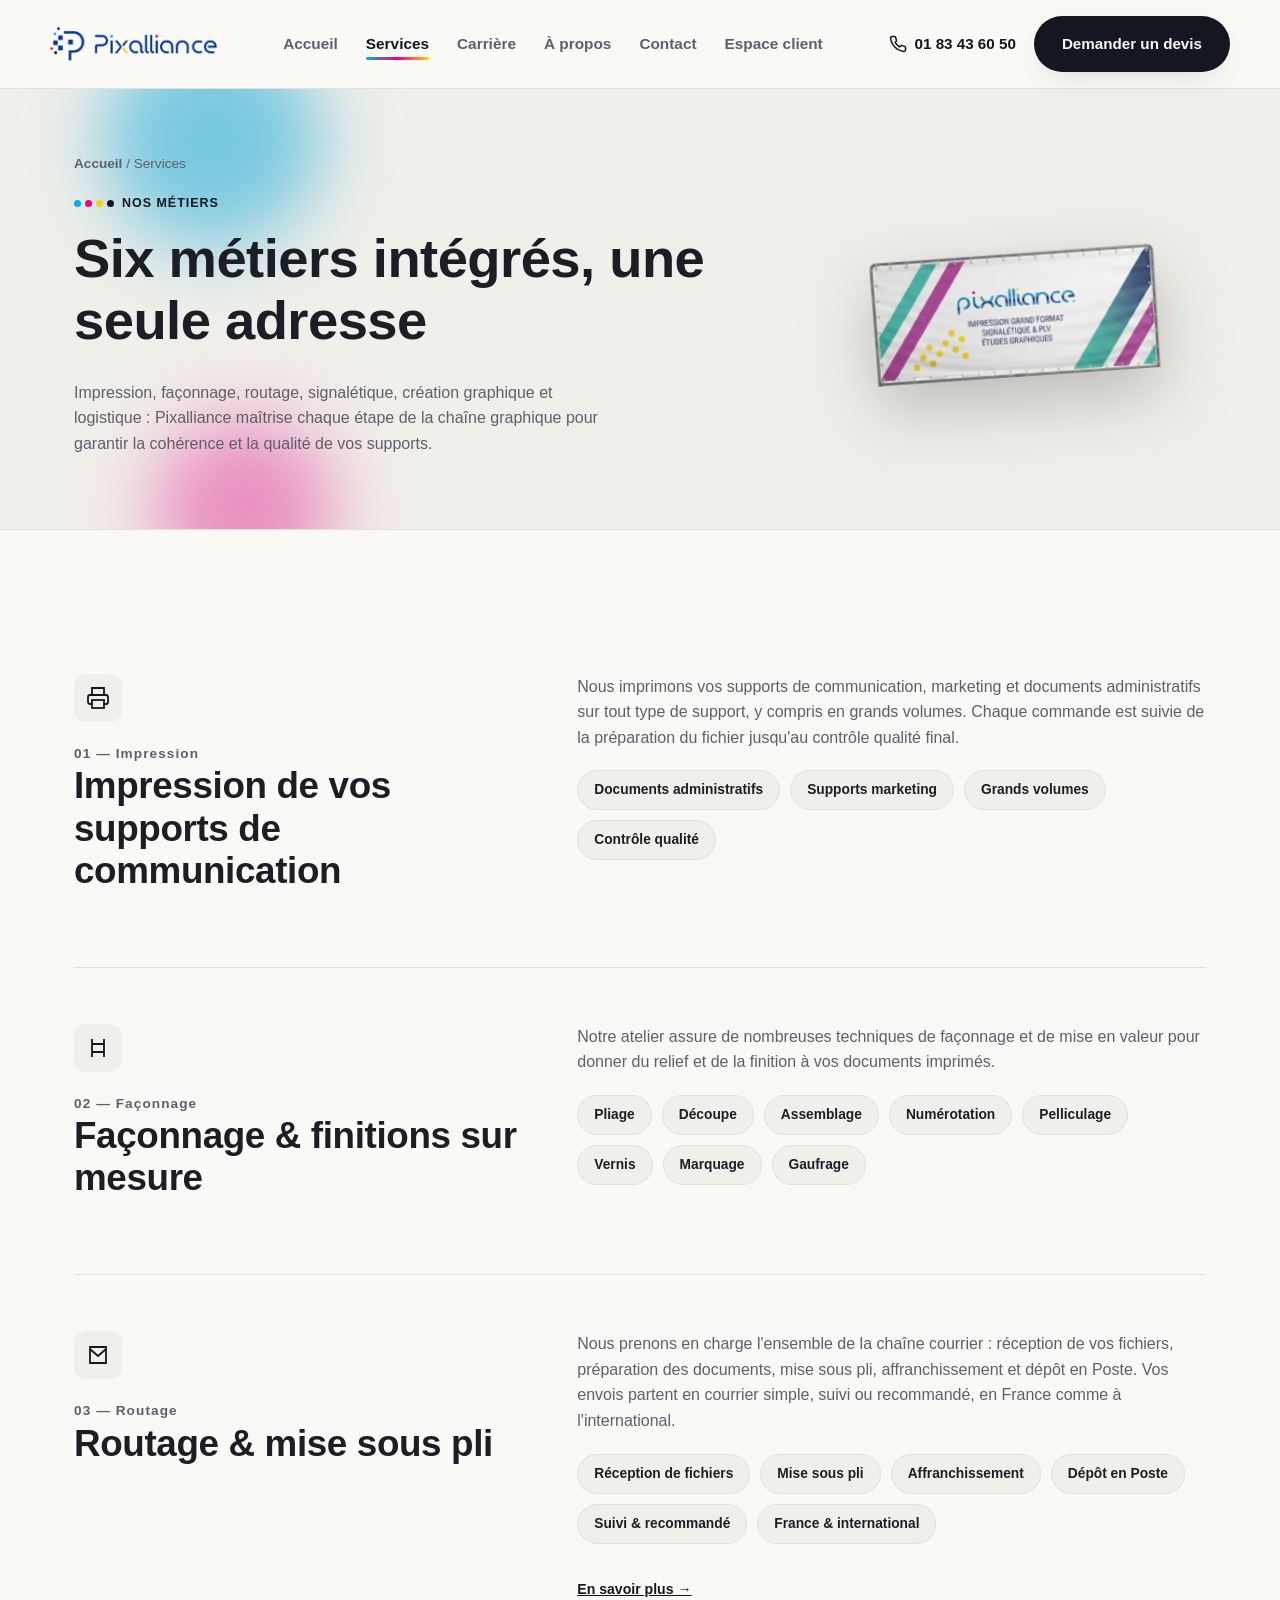
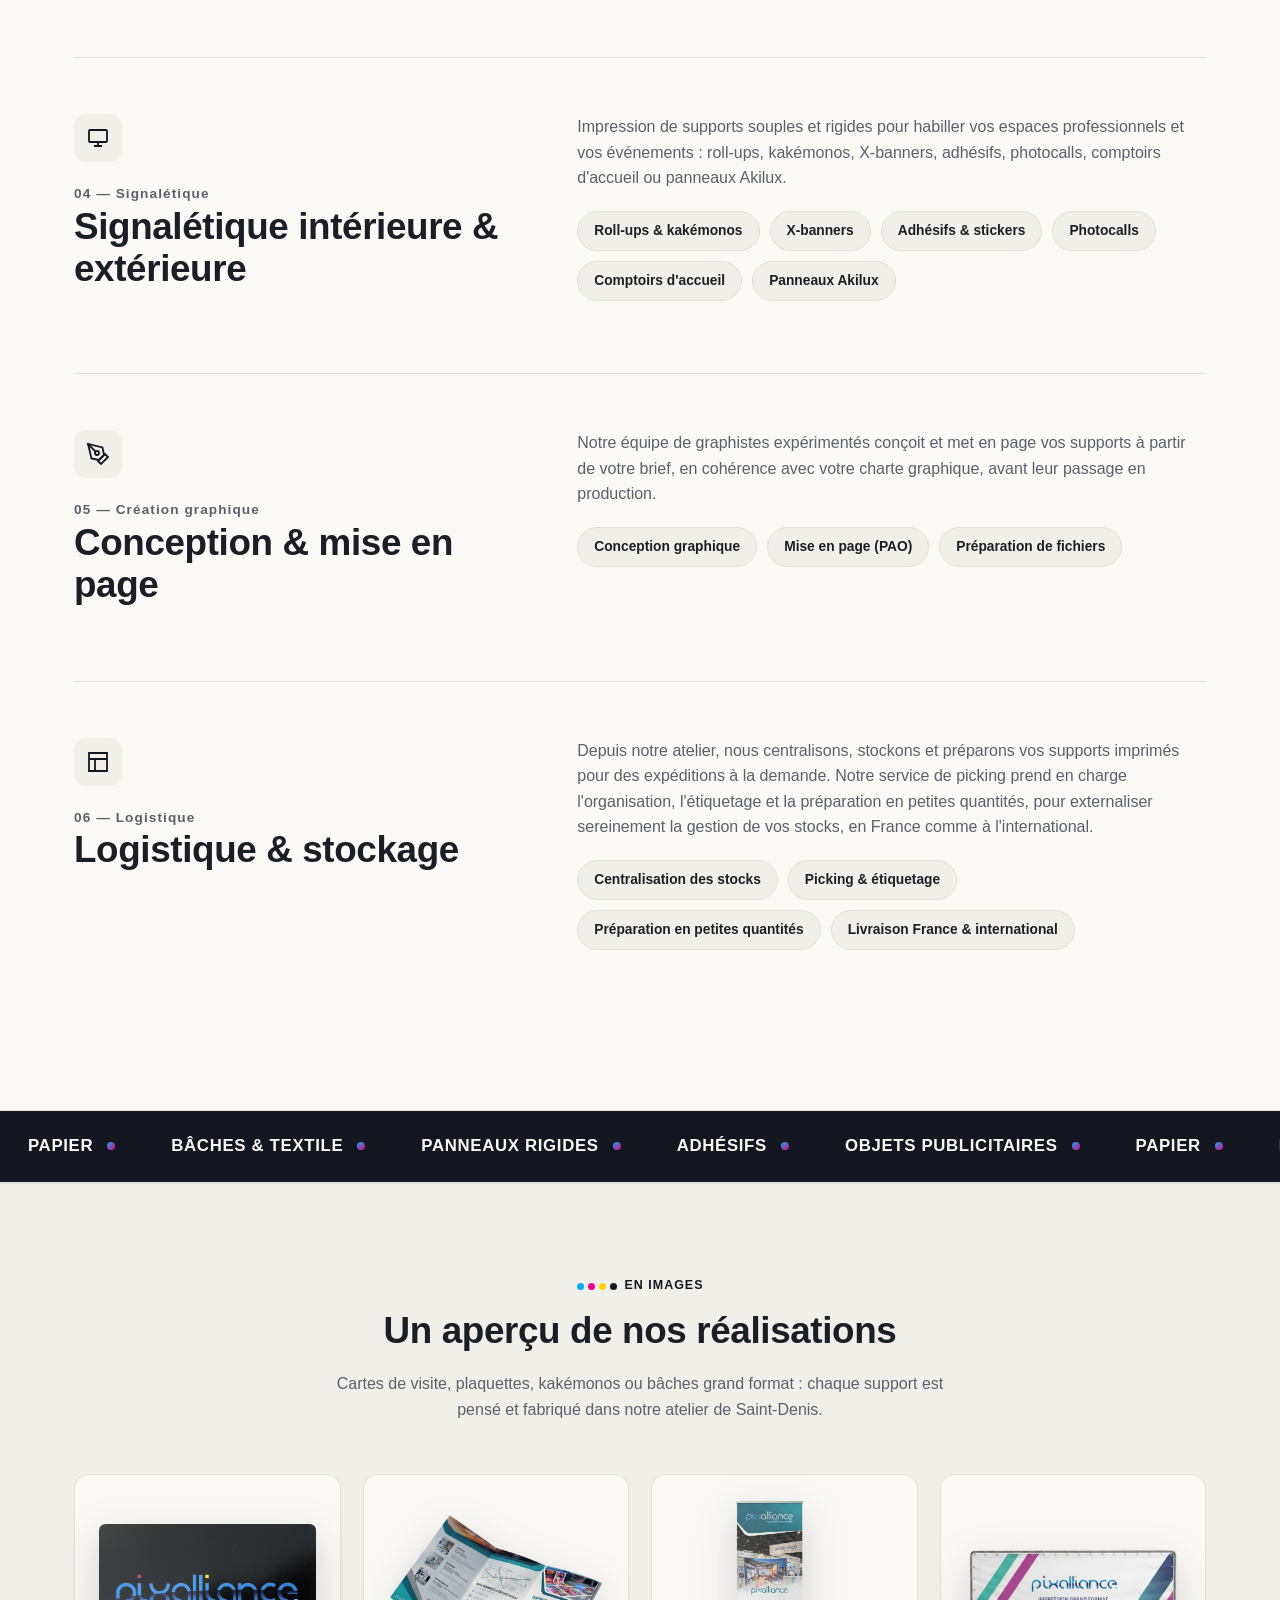
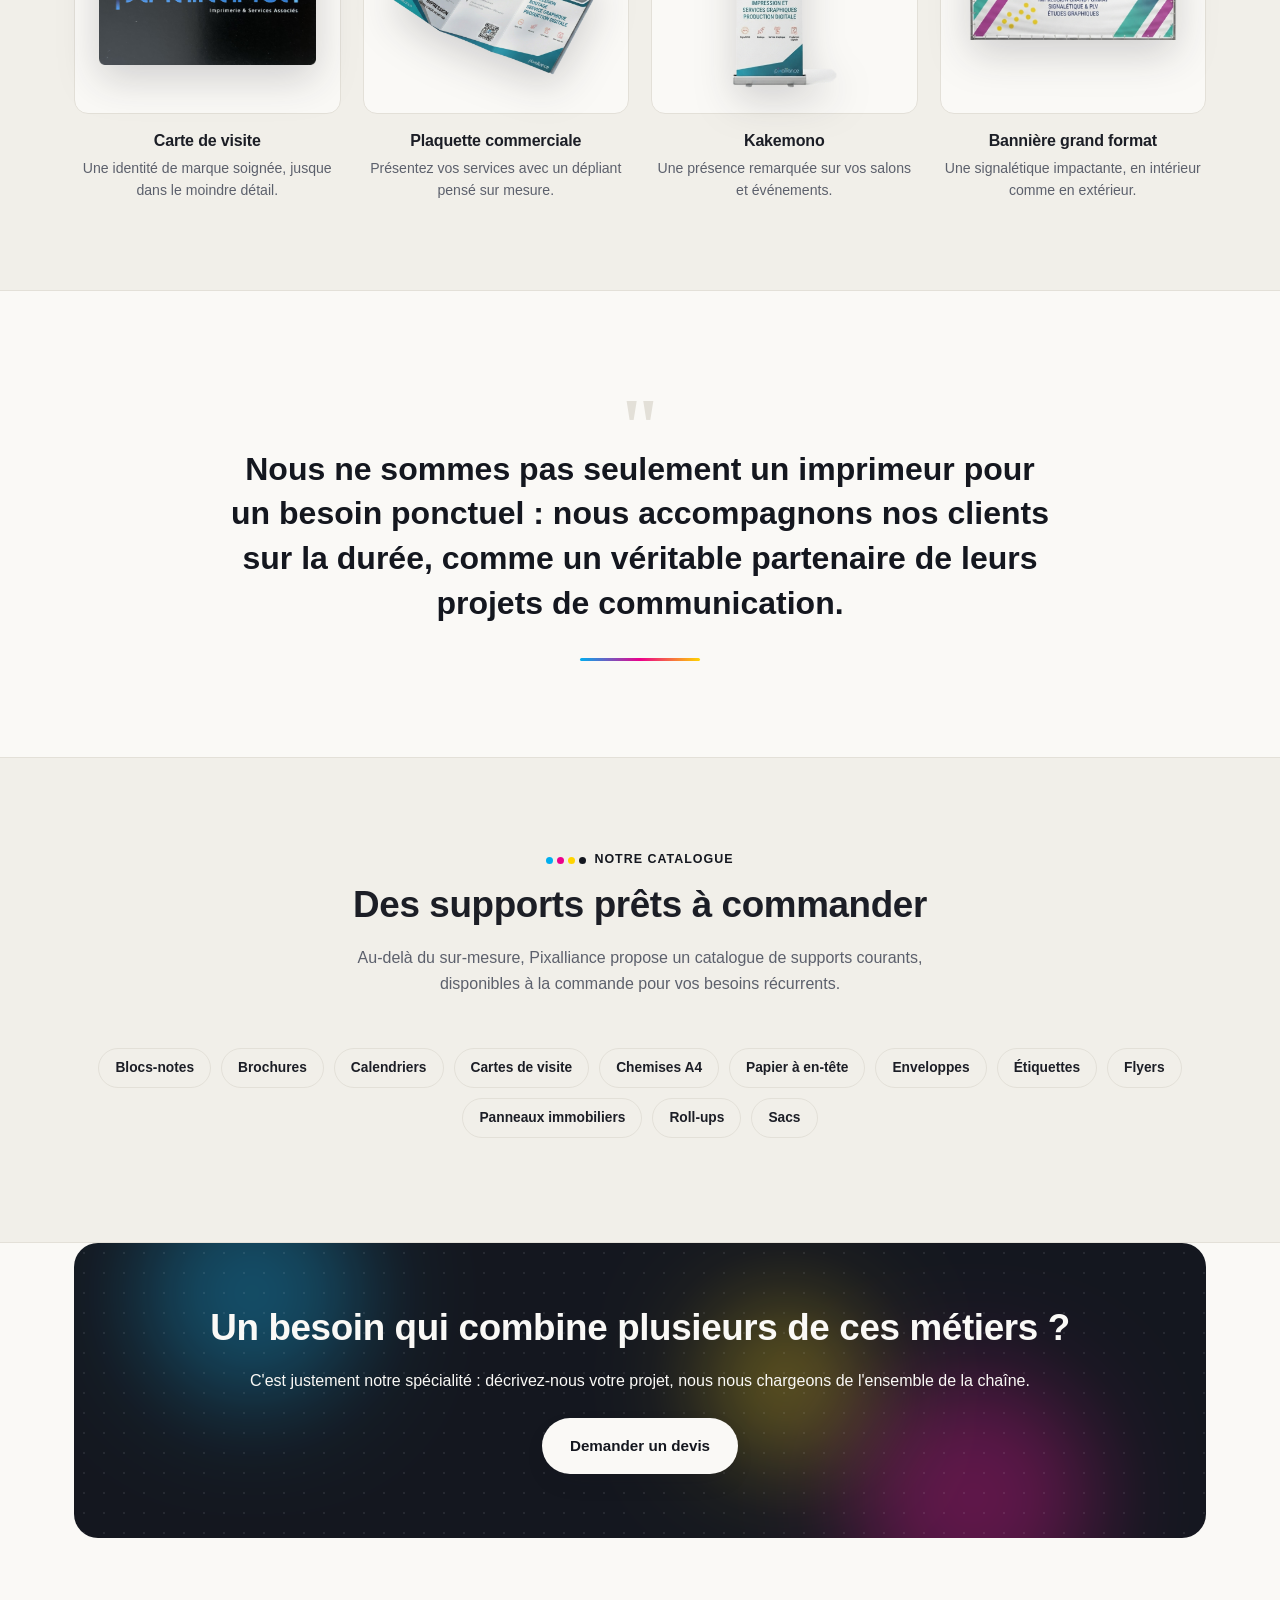
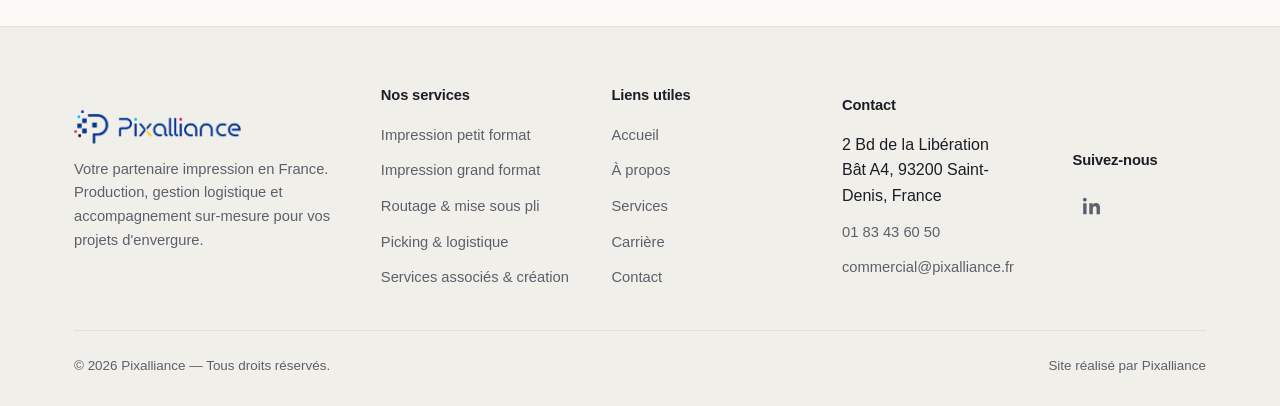
<file: services.html>
<!DOCTYPE html>
<html lang="fr">
<head>
<meta charset="UTF-8">
<meta name="viewport" content="width=device-width, initial-scale=1.0">
<title>Nos services — Impression, façonnage, routage | Pixalliance</title>
<meta name="description" content="Découvrez les services de Pixalliance : impression, façonnage et finitions, routage et mise sous pli, signalétique, création graphique, logistique et stockage.">
<link rel="icon" type="image/png" href="assets/pixalliance-icon.png">
<link rel="stylesheet" href="css/style.css">
</head>
<body>

<header class="site-header">
  <div class="container header-inner">
    <a href="index.html" class="logo">
      <img src="assets/pixalliance-logo.png" alt="Pixalliance">
    </a>

    <button class="nav-toggle" aria-label="Ouvrir le menu" aria-expanded="false">
      <span></span><span></span><span></span>
    </button>

    <nav class="main-nav" aria-label="Navigation principale">
      <ul>
        <li><a href="index.html">Accueil</a></li>
        <li><a href="services.html" aria-current="page">Services</a></li>
        <li><a href="carriere.html">Carrière</a></li>
        <li><a href="a-propos.html">À propos</a></li>
        <li><a href="contact.html">Contact</a></li>
        <li><a href="https://espace-client.pixalliance.fr/" target="_blank" rel="noopener">Espace client</a></li>
      </ul>
    </nav>

    <div class="header-actions">
      <a class="header-phone" href="tel:+33183436050">
        <svg viewBox="0 0 24 24" fill="none" stroke="currentColor" stroke-width="2" stroke-linecap="round" stroke-linejoin="round"><path d="M22 16.92v3a2 2 0 0 1-2.18 2 19.79 19.79 0 0 1-8.63-3.07 19.5 19.5 0 0 1-6-6 19.79 19.79 0 0 1-3.07-8.67A2 2 0 0 1 4.11 2h3a2 2 0 0 1 2 1.72c.127.96.362 1.903.7 2.81a2 2 0 0 1-.45 2.11L8.09 9.91a16 16 0 0 0 6 6l1.27-1.27a2 2 0 0 1 2.11-.45c.907.338 1.85.573 2.81.7A2 2 0 0 1 22 16.92z"/></svg>
        <span>01 83 43 60 50</span>
      </a>
      <a href="contact.html" class="btn btn-primary">Demander un devis</a>
    </div>
  </div>
</header>

<main>

  <section class="page-header" style="position:relative; overflow:hidden;">
    <div class="ink-blob c" style="width:220px; height:220px; top:-60px; right:8%; opacity:0.5;"></div>
    <div class="ink-blob m" style="width:180px; height:180px; bottom:-70px; left:12%; opacity:0.4;"></div>
    <div class="container page-header-grid" style="position:relative; z-index:1;">
      <div>
        <div class="breadcrumb"><a href="index.html">Accueil</a> / Services</div>
        <span class="eyebrow"><span class="dots"><span></span><span></span><span></span><span></span></span> Nos métiers</span>
        <h1>Six métiers intégrés, une seule adresse</h1>
        <p class="lead" style="max-width:60ch;">Impression, façonnage, routage, signalétique, création graphique et logistique : Pixalliance maîtrise chaque étape de la chaîne graphique pour garantir la cohérence et la qualité de vos supports.</p>
      </div>
      <div class="page-header-visual">
        <img src="assets/pixalliance-banniere.png" alt="Bannière grand format Pixalliance">
      </div>
    </div>
  </section>

  <section>
    <div class="container">

      <div class="service-block reveal" id="impression">
        <div>
          <div class="service-icon"><svg viewBox="0 0 24 24" fill="none" stroke="#14171f" stroke-width="1.8"><path d="M6 9V2h12v7"/><path d="M6 18H4a2 2 0 0 1-2-2v-5a2 2 0 0 1 2-2h16a2 2 0 0 1 2 2v5a2 2 0 0 1-2 2h-2"/><rect x="6" y="14" width="12" height="8"/></svg></div>
          <span class="num">01 — Impression</span>
          <h2>Impression de vos supports de communication</h2>
        </div>
        <div>
          <p>Nous imprimons vos supports de communication, marketing et documents administratifs sur tout type de support, y compris en grands volumes. Chaque commande est suivie de la préparation du fichier jusqu'au contrôle qualité final.</p>
          <ul class="service-tags">
            <li>Documents administratifs</li>
            <li>Supports marketing</li>
            <li>Grands volumes</li>
            <li>Contrôle qualité</li>
          </ul>
        </div>
      </div>

      <div class="service-block reveal" id="faconnage">
        <div>
          <div class="service-icon"><svg viewBox="0 0 24 24" fill="none" stroke="#14171f" stroke-width="1.8"><path d="M6 3v18M18 3v18"/><path d="M6 8h12M6 16h12"/></svg></div>
          <span class="num">02 — Façonnage</span>
          <h2>Façonnage &amp; finitions sur mesure</h2>
        </div>
        <div>
          <p>Notre atelier assure de nombreuses techniques de façonnage et de mise en valeur pour donner du relief et de la finition à vos documents imprimés.</p>
          <ul class="service-tags">
            <li>Pliage</li>
            <li>Découpe</li>
            <li>Assemblage</li>
            <li>Numérotation</li>
            <li>Pelliculage</li>
            <li>Vernis</li>
            <li>Marquage</li>
            <li>Gaufrage</li>
          </ul>
        </div>
      </div>

      <div class="service-block reveal" id="routage">
        <div>
          <div class="service-icon"><svg viewBox="0 0 24 24" fill="none" stroke="#14171f" stroke-width="1.8"><path d="M4 4h16v16H4z"/><path d="m4 6 8 7 8-7"/></svg></div>
          <span class="num">03 — Routage</span>
          <h2>Routage &amp; mise sous pli</h2>
        </div>
        <div>
          <p>Nous prenons en charge l'ensemble de la chaîne courrier : réception de vos fichiers, préparation des documents, mise sous pli, affranchissement et dépôt en Poste. Vos envois partent en courrier simple, suivi ou recommandé, en France comme à l'international.</p>
          <ul class="service-tags">
            <li>Réception de fichiers</li>
            <li>Mise sous pli</li>
            <li>Affranchissement</li>
            <li>Dépôt en Poste</li>
            <li>Suivi &amp; recommandé</li>
            <li>France &amp; international</li>
          </ul>
          <a href="routage.html" class="card-link" style="display:inline-flex; margin-top:18px;">En savoir plus →</a>
        </div>
      </div>

      <div class="service-block reveal" id="signaletique">
        <div>
          <div class="service-icon"><svg viewBox="0 0 24 24" fill="none" stroke="#14171f" stroke-width="1.8"><rect x="3" y="4" width="18" height="12" rx="1"/><path d="M8 20h8M12 16v4"/></svg></div>
          <span class="num">04 — Signalétique</span>
          <h2>Signalétique intérieure &amp; extérieure</h2>
        </div>
        <div>
          <p>Impression de supports souples et rigides pour habiller vos espaces professionnels et vos événements : roll-ups, kakémonos, X-banners, adhésifs, photocalls, comptoirs d'accueil ou panneaux Akilux.</p>
          <ul class="service-tags">
            <li>Roll-ups &amp; kakémonos</li>
            <li>X-banners</li>
            <li>Adhésifs &amp; stickers</li>
            <li>Photocalls</li>
            <li>Comptoirs d'accueil</li>
            <li>Panneaux Akilux</li>
          </ul>
        </div>
      </div>

      <div class="service-block reveal" id="creation">
        <div>
          <div class="service-icon"><svg viewBox="0 0 24 24" fill="none" stroke="#14171f" stroke-width="1.8"><path d="M12 19l7-7 3 3-7 7-3-3z"/><path d="M18 13l-1.5-7.5L2 2l3.5 14.5L13 18l5-5z"/><path d="M2 2l7.586 7.586"/><circle cx="11" cy="11" r="2"/></svg></div>
          <span class="num">05 — Création graphique</span>
          <h2>Conception &amp; mise en page</h2>
        </div>
        <div>
          <p>Notre équipe de graphistes expérimentés conçoit et met en page vos supports à partir de votre brief, en cohérence avec votre charte graphique, avant leur passage en production.</p>
          <ul class="service-tags">
            <li>Conception graphique</li>
            <li>Mise en page (PAO)</li>
            <li>Préparation de fichiers</li>
          </ul>
        </div>
      </div>

      <div class="service-block reveal" id="logistique">
        <div>
          <div class="service-icon"><svg viewBox="0 0 24 24" fill="none" stroke="#14171f" stroke-width="1.8"><path d="M3 3h18v18H3z"/><path d="M3 9h18M9 21V9"/></svg></div>
          <span class="num">06 — Logistique</span>
          <h2>Logistique &amp; stockage</h2>
        </div>
        <div>
          <p>Depuis notre atelier, nous centralisons, stockons et préparons vos supports imprimés pour des expéditions à la demande. Notre service de picking prend en charge l'organisation, l'étiquetage et la préparation en petites quantités, pour externaliser sereinement la gestion de vos stocks, en France comme à l'international.</p>
          <ul class="service-tags">
            <li>Centralisation des stocks</li>
            <li>Picking &amp; étiquetage</li>
            <li>Préparation en petites quantités</li>
            <li>Livraison France &amp; international</li>
          </ul>
        </div>
      </div>

    </div>
  </section>

  <div class="marquee-strip">
    <div class="marquee-track">
      <span>Papier</span><span>Bâches &amp; textile</span><span>Panneaux rigides</span><span>Adhésifs</span><span>Objets publicitaires</span>
      <span>Papier</span><span>Bâches &amp; textile</span><span>Panneaux rigides</span><span>Adhésifs</span><span>Objets publicitaires</span>
    </div>
  </div>

  <section class="showcase-section">
    <div class="container">
      <div class="section-head center">
        <span class="eyebrow"><span class="dots"><span></span><span></span><span></span><span></span></span> En images</span>
        <h2>Un aperçu de nos réalisations</h2>
        <p>Cartes de visite, plaquettes, kakémonos ou bâches grand format : chaque support est pensé et fabriqué dans notre atelier de Saint-Denis.</p>
      </div>

      <div class="showcase-grid">
        <div class="showcase-item">
          <div class="showcase-media"><img src="assets/pixalliance-carte-visite.png" alt="Carte de visite Pixalliance"></div>
          <h3>Carte de visite</h3>
          <p>Une identité de marque soignée, jusque dans le moindre détail.</p>
        </div>
        <div class="showcase-item">
          <div class="showcase-media"><img src="assets/pixalliance-plaquette.png" alt="Plaquette commerciale Pixalliance"></div>
          <h3>Plaquette commerciale</h3>
          <p>Présentez vos services avec un dépliant pensé sur mesure.</p>
        </div>
        <div class="showcase-item">
          <div class="showcase-media"><img src="assets/pixalliance-kakemono.png" alt="Kakemono Pixalliance"></div>
          <h3>Kakemono</h3>
          <p>Une présence remarquée sur vos salons et événements.</p>
        </div>
        <div class="showcase-item">
          <div class="showcase-media"><img src="assets/pixalliance-banniere.png" alt="Bannière grand format Pixalliance"></div>
          <h3>Bannière grand format</h3>
          <p>Une signalétique impactante, en intérieur comme en extérieur.</p>
        </div>
      </div>
    </div>
  </section>

  <section class="statement-section">
    <div class="container">
      <div class="statement-mark">"</div>
      <p class="statement-text">Nous ne sommes pas seulement un imprimeur pour un besoin ponctuel : nous accompagnons nos clients sur la durée, comme un véritable partenaire de leurs projets de communication.</p>
      <div class="statement-line"></div>
    </div>
  </section>

  <section style="background:var(--paper-dim); border-top:1px solid var(--line); border-bottom:1px solid var(--line);">
    <div class="container">
      <div class="section-head center">
        <span class="eyebrow"><span class="dots"><span></span><span></span><span></span><span></span></span> Notre catalogue</span>
        <h2>Des supports prêts à commander</h2>
        <p>Au-delà du sur-mesure, Pixalliance propose un catalogue de supports courants, disponibles à la commande pour vos besoins récurrents.</p>
      </div>

      <ul class="service-tags" style="justify-content:center;">
        <li>Blocs-notes</li>
        <li>Brochures</li>
        <li>Calendriers</li>
        <li>Cartes de visite</li>
        <li>Chemises A4</li>
        <li>Papier à en-tête</li>
        <li>Enveloppes</li>
        <li>Étiquettes</li>
        <li>Flyers</li>
        <li>Panneaux immobiliers</li>
        <li>Roll-ups</li>
        <li>Sacs</li>
      </ul>
    </div>
  </section>

  <section style="padding-top:0;">
    <div class="container">
      <div class="cta-band">
        <div class="cta-band-dots"></div>
        <div class="cta-glow c"></div>
        <div class="cta-glow m"></div>
        <div class="cta-glow y"></div>
        <h2>Un besoin qui combine plusieurs de ces métiers ?</h2>
        <p>C'est justement notre spécialité : décrivez-nous votre projet, nous nous chargeons de l'ensemble de la chaîne.</p>
        <div class="cta-actions">
          <a href="contact.html" class="btn btn-primary">Demander un devis</a>
        </div>
      </div>
    </div>
  </section>

</main>

<footer class="site-footer">
  <div class="container">
    <div class="footer-grid">
      <div class="footer-brand">
        <a href="index.html" class="logo" style="margin-bottom:14px;">
          <img src="assets/pixalliance-logo.png" alt="Pixalliance">
        </a>
        <p>Votre partenaire impression en France. Production, gestion logistique et accompagnement sur-mesure pour vos projets d'envergure.</p>
      </div>

      <div>
        <h4>Nos services</h4>
        <ul>
          <li><a href="petit-format.html">Impression petit format</a></li>
          <li><a href="grand-format.html">Impression grand format</a></li>
          <li><a href="routage.html">Routage &amp; mise sous pli</a></li>
          <li><a href="services-associes.html#picking">Picking &amp; logistique</a></li>
          <li><a href="services-associes.html">Services associés &amp; création</a></li>
        </ul>
      </div>

      <div>
        <h4>Liens utiles</h4>
        <ul>
          <li><a href="index.html">Accueil</a></li>
          <li><a href="a-propos.html">À propos</a></li>
          <li><a href="services.html">Services</a></li>
          <li><a href="carriere.html">Carrière</a></li>
          <li><a href="contact.html">Contact</a></li>
        </ul>
      </div>

      <div>
        <h4>Contact</h4>
        <ul>
          <li>2 Bd de la Libération<br>Bât A4, 93200 Saint-Denis, France</li>
          <li><a href="tel:+33183436050">01 83 43 60 50</a></li>
          <li><a href="mailto:commercial@pixalliance.fr">commercial@pixalliance.fr</a></li>
        </ul>
      </div>

      <div>
        <h4>Suivez-nous</h4>
        <a href="#" class="footer-social" aria-label="LinkedIn" target="_blank" rel="noopener">
          <svg viewBox="0 0 24 24" fill="currentColor"><path d="M4.98 3.5C4.98 4.88 3.87 6 2.5 6S0 4.88 0 3.5 1.12 1 2.5 1 4.98 2.12 4.98 3.5zM.22 8.24h4.56V23H.22V8.24zM8.4 8.24h4.37v2.01h.06c.61-1.15 2.1-2.36 4.32-2.36 4.62 0 5.47 3.04 5.47 6.99V23h-4.56v-6.92c0-1.65-.03-3.78-2.3-3.78-2.3 0-2.65 1.8-2.65 3.66V23H8.4V8.24z"/></svg>
        </a>
      </div>
    </div>

    <div class="footer-bottom">
      <span>&copy; 2026 Pixalliance — Tous droits réservés.</span>
      <span>Site réalisé par Pixalliance</span>
    </div>
  </div>
</footer>

<script src="js/main.js"></script>
</body>
</html>
</file>
<file: css/style.css>
/* ==========================================================================
   Pixalliance — feuille de style principale
   ========================================================================== */

:root {
  --ink: #14171f;
  --ink-soft: #262b38;
  --paper: #faf9f6;
  --paper-dim: #f1efe9;
  --line: #e3e0d8;
  --text: #1c1e26;
  --muted: #5c606c;
  --cyan: #00aeef;
  --magenta: #ec008c;
  --yellow: #ffd400;
  --luxe-bg: #10121a;
  --luxe-bg-soft: #181b26;
  --luxe-text: #f4f1e8;
  --luxe-muted: #a3a2ab;
  --luxe-line: rgba(244, 241, 232, 0.12);
  --gold: #c8a765;

  --radius: 14px;
  --container: 1180px;
  --shadow-soft: 0 10px 30px -12px rgba(20, 23, 31, 0.18);
  --shadow-hover: 0 16px 40px -14px rgba(20, 23, 31, 0.28);
}

:root[data-theme="dark"] {
  --ink: #f1efe9;
  --paper: #14171f;
  --paper-dim: #1b1f29;
  --line: #303542;
  --text: #f1efe9;
  --muted: #a4a8b4;
}

@media (prefers-color-scheme: dark) {
  :root:not([data-theme="light"]) {
    --ink: #f1efe9;
    --paper: #14171f;
    --paper-dim: #1b1f29;
    --line: #303542;
    --text: #f1efe9;
    --muted: #a4a8b4;
  }
}

* {
  box-sizing: border-box;
}

html {
  scroll-behavior: smooth;
}

body {
  margin: 0;
  font-family: -apple-system, BlinkMacSystemFont, "Segoe UI", Roboto,
    "Helvetica Neue", Arial, sans-serif;
  background: var(--paper);
  color: var(--text);
  line-height: 1.6;
  -webkit-font-smoothing: antialiased;
}

img,
svg {
  max-width: 100%;
  display: block;
}

a {
  color: inherit;
}

.container {
  width: 100%;
  max-width: var(--container);
  margin: 0 auto;
  padding: 0 24px;
}

h1,
h2,
h3,
h4 {
  font-weight: 700;
  line-height: 1.15;
  letter-spacing: -0.01em;
  margin: 0 0 0.5em;
}

h1 {
  font-size: clamp(2.2rem, 4.5vw, 3.4rem);
}

h2 {
  font-size: clamp(1.7rem, 3vw, 2.3rem);
}

h3 {
  font-size: 1.25rem;
}

p {
  margin: 0 0 1em;
  color: var(--muted);
}

.eyebrow {
  display: inline-flex;
  align-items: center;
  gap: 8px;
  font-size: 0.78rem;
  font-weight: 700;
  letter-spacing: 0.08em;
  text-transform: uppercase;
  color: var(--ink);
  margin-bottom: 14px;
}

.eyebrow .dots {
  display: inline-flex;
  gap: 4px;
}

.dots span {
  width: 7px;
  height: 7px;
  border-radius: 50%;
  display: inline-block;
}

.dots span:nth-child(1) {
  background: var(--cyan);
}
.dots span:nth-child(2) {
  background: var(--magenta);
}
.dots span:nth-child(3) {
  background: var(--yellow);
}
.dots span:nth-child(4) {
  background: var(--ink);
}

/* ---------- Buttons ---------- */

.btn {
  display: inline-flex;
  align-items: center;
  justify-content: center;
  gap: 8px;
  padding: 14px 26px;
  border-radius: 999px;
  font-weight: 700;
  font-size: 0.95rem;
  text-decoration: none;
  border: 2px solid transparent;
  cursor: pointer;
  transition: transform 0.15s ease, box-shadow 0.15s ease, background 0.15s ease,
    color 0.15s ease, border-color 0.15s ease;
  white-space: nowrap;
}

.btn:active {
  transform: translateY(1px);
}

.btn-primary {
  background: var(--ink);
  color: var(--paper);
  box-shadow: var(--shadow-soft);
}

.btn-primary:hover {
  box-shadow: var(--shadow-hover);
  transform: translateY(-2px);
}

.btn-outline {
  background: transparent;
  border-color: var(--ink);
  color: var(--ink);
}

.btn-outline:hover {
  background: var(--ink);
  color: var(--paper);
}

.btn-block {
  width: 100%;
}

/* ---------- Header ---------- */

.site-header {
  position: sticky;
  top: 0;
  z-index: 50;
  background: color-mix(in srgb, var(--paper) 88%, transparent);
  backdrop-filter: saturate(180%) blur(14px);
  border-bottom: 1px solid var(--line);
}

.header-inner {
  display: flex;
  align-items: center;
  justify-content: space-between;
  gap: 24px;
  padding: 16px 0;
}

.logo {
  display: flex;
  align-items: center;
  gap: 10px;
  text-decoration: none;
  font-weight: 800;
  font-size: 1.3rem;
  color: var(--ink);
  letter-spacing: -0.02em;
}

.logo img {
  height: 34px;
  width: auto;
  display: block;
}

.main-nav {
  display: flex;
  align-items: center;
  gap: 32px;
}

.main-nav ul {
  list-style: none;
  display: flex;
  gap: 28px;
  margin: 0;
  padding: 0;
}

.main-nav a {
  text-decoration: none;
  font-weight: 600;
  font-size: 0.96rem;
  color: var(--muted);
  position: relative;
  padding: 4px 0;
}

.main-nav a:hover,
.main-nav a[aria-current="page"] {
  color: var(--ink);
}

.main-nav a[aria-current="page"]::after {
  content: "";
  position: absolute;
  left: 0;
  bottom: -4px;
  width: 100%;
  height: 3px;
  border-radius: 3px;
  background: linear-gradient(
    90deg,
    var(--cyan),
    var(--magenta),
    var(--yellow)
  );
}

.header-actions {
  display: flex;
  align-items: center;
  gap: 18px;
}

.header-phone {
  display: flex;
  align-items: center;
  gap: 8px;
  font-weight: 700;
  text-decoration: none;
  color: var(--ink);
  font-size: 0.95rem;
}

.header-phone svg {
  width: 18px;
  height: 18px;
}

.nav-toggle {
  display: none;
  background: none;
  border: none;
  cursor: pointer;
  padding: 8px;
  flex-direction: column;
  gap: 5px;
}

.nav-toggle span {
  width: 24px;
  height: 2px;
  background: var(--ink);
  border-radius: 2px;
  transition: transform 0.2s ease, opacity 0.2s ease;
}

/* ---------- Hero ---------- */

.hero {
  position: relative;
  overflow: hidden;
  padding: 96px 0 90px;
  border-bottom: 1px solid var(--line);
}

.halftone-bg {
  position: absolute;
  inset: 0;
  z-index: 0;
  opacity: 0.5;
  pointer-events: none;
  background-image: radial-gradient(
    circle,
    var(--line) 1.4px,
    transparent 1.4px
  );
  background-size: 18px 18px;
  -webkit-mask-image: radial-gradient(
    ellipse 60% 60% at 80% 20%,
    black 0%,
    transparent 70%
  );
  mask-image: radial-gradient(
    ellipse 60% 60% at 80% 20%,
    black 0%,
    transparent 70%
  );
}

.hero-inner {
  position: relative;
  z-index: 1;
  display: grid;
  grid-template-columns: 0.8fr 1.3fr;
  gap: 40px;
  align-items: stretch;
}

.hero-copy {
  display: flex;
  flex-direction: column;
  gap: 34px;
}

.hero-copy > * {
  margin-bottom: 0 !important;
}

.hero-copy .hero-actions {
  margin-top: auto;
  padding-top: 28px;
}

.hero-copy p.lead {
  font-size: 1.15rem;
  max-width: 42ch;
}

.hero-title-sm {
  font-size: clamp(1.9rem, 3.4vw, 2.6rem) !important;
}

.formats-section {
  padding: 90px 0;
  background: var(--paper);
  border-bottom: 1px solid var(--line);
}

.formats-grid {
  display: grid;
  grid-template-columns: 1fr 1fr;
  gap: 28px;
  margin-top: 44px;
}

.format-card {
  display: flex;
  flex-direction: column;
  border-radius: 18px;
  overflow: hidden;
  background: var(--paper-dim);
  border: 1px solid var(--line);
  text-decoration: none;
  color: inherit;
  transition: transform 0.3s ease, box-shadow 0.3s ease;
}

.format-card:hover {
  transform: translateY(-6px);
  box-shadow: 0 24px 50px -20px rgba(20, 23, 31, 0.3);
}

.format-card-media {
  aspect-ratio: 16 / 10;
  overflow: hidden;
  background: var(--paper);
}

.format-card-media img {
  width: 100%;
  height: 100%;
  object-fit: cover;
  transition: transform 0.4s ease;
}

.format-card:hover .format-card-media img {
  transform: scale(1.05);
}

.format-card-body {
  padding: 28px 30px 32px;
  text-align: left;
}

.format-card-body h3 {
  font-size: 1.35rem;
  margin-bottom: 10px;
  text-align: left;
}

.format-card-body p {
  color: var(--muted);
  font-size: 0.96rem;
  margin-bottom: 18px;
  text-align: left;
}

.format-card-link {
  display: inline-flex;
  font-weight: 700;
  font-size: 0.92rem;
  color: var(--ink);
  transition: gap 0.2s ease;
}

.format-card:hover .format-card-link {
  color: var(--magenta);
}

@media (max-width: 760px) {
  .formats-grid {
    grid-template-columns: 1fr;
  }
}

.atouts-section {
  background: var(--paper-dim);
  border-bottom: 1px solid var(--line);
}

.eyebrow-bar {
  width: 32px;
  height: 2px;
  border-radius: 2px;
  background: linear-gradient(90deg, var(--cyan), var(--magenta), var(--yellow));
  display: inline-block;
}

.hero-actions {
  display: flex;
  gap: 16px;
  flex-wrap: wrap;
  margin-top: 28px;
}

.hero-visual {
  position: relative;
  aspect-ratio: 1 / 1;
  max-width: 560px;
  margin: 0 auto;
  display: flex;
  align-items: center;
  justify-content: center;
  perspective: 1400px;
}

.ink-blob {
  position: absolute;
  border-radius: 50%;
  mix-blend-mode: multiply;
  filter: blur(38px);
  opacity: 0.55;
}

:root[data-theme="dark"] .ink-blob,
@media (prefers-color-scheme: dark) {
  .ink-blob {
    mix-blend-mode: screen;
  }
}

.ink-blob.c {
  background: var(--cyan);
  width: 62%;
  height: 62%;
  top: 4%;
  left: 8%;
}

.ink-blob.m {
  background: var(--magenta);
  width: 58%;
  height: 58%;
  bottom: 6%;
  left: 22%;
}

.ink-blob.y {
  background: var(--yellow);
  width: 50%;
  height: 50%;
  top: 22%;
  right: 4%;
}

.hero-float-banniere {
  position: absolute;
  z-index: 1;
  width: 72%;
  left: 10%;
  top: 0%;
  filter: drop-shadow(0 20px 32px rgba(20, 23, 31, 0.28));
  transform: rotate(-4deg);
  animation: pxa-float-d 8s ease-in-out infinite;
}

.hero-float-kakemono {
  position: absolute;
  z-index: 2;
  width: 24%;
  left: 18%;
  bottom: 2%;
  filter: drop-shadow(0 22px 30px rgba(20, 23, 31, 0.3));
  transform: rotate(-8deg);
  animation: pxa-float-c 7s ease-in-out infinite;
}

.hero-float-brochure {
  position: absolute;
  z-index: 3;
  width: 48%;
  right: 2%;
  bottom: 18%;
  filter: drop-shadow(0 26px 40px rgba(20, 23, 31, 0.35));
  transform: rotate(4deg);
  animation: pxa-float-a 6s ease-in-out infinite;
}

.hero-float-card {
  position: absolute;
  z-index: 4;
  width: 26%;
  right: 0%;
  bottom: 0%;
  border-radius: 14px;
  filter: drop-shadow(0 24px 34px rgba(20, 23, 31, 0.4));
  transform: rotate(8deg);
  animation: pxa-float-b 5s ease-in-out infinite;
}

@keyframes pxa-float-a {
  0%, 100% { transform: rotate(5deg) translateY(0); }
  50% { transform: rotate(7deg) translateY(-10px); }
}

@keyframes pxa-float-b {
  0%, 100% { transform: rotate(10deg) translateY(0); }
  50% { transform: rotate(12deg) translateY(-14px); }
}

@keyframes pxa-float-c {
  0%, 100% { transform: rotate(-7deg) translateY(0); }
  50% { transform: rotate(-5deg) translateY(-8px); }
}

@keyframes pxa-float-d {
  0%, 100% { transform: rotate(-3deg) translateY(0); }
  50% { transform: rotate(-1deg) translateY(-6px); }
}

@media (prefers-reduced-motion: reduce) {
  .hero-float-banniere,
  .hero-float-kakemono,
  .hero-float-brochure,
  .hero-float-card {
    animation: none;
  }
}

/* ---------- Stats row (light) ---------- */

.stats-row {
  display: grid;
  grid-template-columns: repeat(4, 1fr);
  gap: 24px;
  padding: 40px 0;
  border-top: 1px solid var(--line);
  border-bottom: 1px solid var(--line);
  text-align: center;
}

.stat-block strong {
  display: block;
  font-size: 2.1rem;
  font-weight: 800;
  color: var(--ink);
  margin-bottom: 6px;
}

.stat-block span {
  color: var(--muted);
  font-size: 0.88rem;
}

@media (max-width: 720px) {
  .stats-row {
    grid-template-columns: repeat(2, 1fr);
  }
}

.ring-wrap {
  position: relative;
  width: 110px;
  height: 110px;
  margin: 0 auto 10px;
}

.ring-wrap svg {
  width: 100%;
  height: 100%;
  transform: rotate(-90deg);
}

.ring-track {
  fill: none;
  stroke: var(--line);
  stroke-width: 6;
}

.ring-fill {
  fill: none;
  stroke: url(#pxa-ring-gradient);
  stroke-width: 6;
  stroke-linecap: round;
  stroke-dasharray: 264;
  stroke-dashoffset: 264;
  transition: stroke-dashoffset 1.6s cubic-bezier(0.22, 0.61, 0.36, 1);
}

.stat-ring.is-visible .ring-fill {
  stroke-dashoffset: 0;
}

.ring-wrap strong {
  position: absolute;
  inset: 0;
  display: flex;
  align-items: center;
  justify-content: center;
  margin: 0 !important;
  font-size: 1.5rem;
}

/* ---------- Materials / luxe section ---------- */

.materials-section {
  background: var(--paper-dim);
  color: var(--ink);
  padding: 110px 0;
  position: relative;
  overflow: hidden;
  border-top: 1px solid var(--line);
  border-bottom: 1px solid var(--line);
}

.pf-finitions {
  background: var(--paper-dim);
  padding: 110px 0;
  border-top: 1px solid var(--line);
  border-bottom: 1px solid var(--line);
}

.pf-finitions .card {
  background: var(--paper);
}

.materials-head {
  position: relative;
  max-width: 640px;
  margin: 0 auto 60px;
  text-align: center;
}

.materials-head .eyebrow {
  color: var(--ink);
  justify-content: center;
}

.materials-head .eyebrow .rule {
  width: 28px;
  height: 1px;
  background: var(--muted);
  display: inline-block;
}

.materials-head h2 {
  color: var(--ink);
}

.materials-head p {
  color: var(--muted);
}

.material-grid {
  position: relative;
  display: grid;
  grid-template-columns: repeat(3, 1fr);
  gap: 1px;
  background: var(--line);
  border: 1px solid var(--line);
  border-radius: var(--radius);
  overflow: hidden;
}

.material-card {
  background: var(--paper);
  padding: 40px 34px;
  transition: background 0.25s ease;
}

.material-card:hover {
  background: var(--paper-dim);
}

.material-card .num {
  display: block;
  font-size: 0.78rem;
  letter-spacing: 0.1em;
  color: var(--magenta);
  font-weight: 700;
  margin-bottom: 18px;
}

.material-card h3 {
  color: var(--ink);
  font-weight: 600;
  margin-bottom: 10px;
}

.material-card p {
  color: var(--muted);
  font-size: 0.94rem;
  margin-bottom: 0;
}

.luxe-stats {
  position: relative;
  display: grid;
  grid-template-columns: repeat(4, 1fr);
  gap: 24px;
  margin-top: 40px;
  padding-top: 40px;
  border-top: 1px solid var(--luxe-line);
  text-align: center;
}

.luxe-stat strong {
  display: block;
  font-size: 2.1rem;
  font-weight: 700;
  color: var(--gold);
  margin-bottom: 6px;
}

.luxe-stat span {
  color: var(--luxe-muted);
  font-size: 0.88rem;
}

@media (max-width: 900px) {
  .material-grid {
    grid-template-columns: 1fr 1fr;
  }
  .luxe-stats {
    grid-template-columns: repeat(2, 1fr);
  }
}

@media (max-width: 620px) {
  .material-grid {
    grid-template-columns: 1fr;
  }
  .materials-section {
    padding: 80px 0;
  }
}

/* ---------- Trust strip ---------- */

.trust-strip {
  border-bottom: 1px solid var(--line);
  background: var(--paper-dim);
}

.trust-strip .container {
  display: grid;
  grid-template-columns: repeat(4, 1fr);
  gap: 20px;
  padding: 34px 24px;
}

.trust-item {
  display: flex;
  align-items: center;
  gap: 14px;
}

.trust-item svg {
  width: 30px;
  height: 30px;
  flex-shrink: 0;
  color: var(--ink);
}

.trust-item strong {
  display: block;
  font-size: 0.95rem;
}

.trust-item span {
  font-size: 0.84rem;
  color: var(--muted);
}

/* ---------- Sections ---------- */

section {
  padding: 88px 0;
}

.section-head {
  max-width: 640px;
  margin-bottom: 52px;
}

.section-head.center {
  margin-left: auto;
  margin-right: auto;
  text-align: center;
}

/* ---------- Service cards ---------- */

.grid-3 {
  display: grid;
  grid-template-columns: repeat(3, 1fr);
  gap: 26px;
}

.grid-2 {
  display: grid;
  grid-template-columns: repeat(2, 1fr);
  gap: 26px;
}

.card {
  background: var(--paper);
  border: 1px solid var(--line);
  border-radius: var(--radius);
  padding: 32px 28px;
  transition: transform 0.2s ease, box-shadow 0.2s ease, border-color 0.2s ease;
  height: 100%;
}

a.card {
  text-decoration: none;
  display: block;
  color: inherit;
}

.card:hover {
  transform: translateY(-4px);
  box-shadow: var(--shadow-hover);
  border-color: transparent;
}

.tilt-card {
  transition: transform 0.15s ease-out, box-shadow 0.2s ease, border-color 0.2s ease;
  will-change: transform;
}

.tilt-card:hover {
  box-shadow: var(--shadow-hover);
  border-color: transparent;
}

.card-icon {
  width: 46px;
  height: 46px;
  border-radius: 12px;
  display: flex;
  align-items: center;
  justify-content: center;
  margin-bottom: 20px;
  background: var(--paper-dim);
}

.card-icon svg {
  width: 24px;
  height: 24px;
}

.card h3 {
  margin-bottom: 10px;
}

.card p {
  margin-bottom: 0;
  font-size: 0.95rem;
}

.card-link {
  display: inline-flex;
  align-items: center;
  gap: 6px;
  margin-top: 16px;
  font-size: 0.88rem;
  font-weight: 700;
  color: var(--ink);
}

/* ---------- Service detail blocks ---------- */

.service-block {
  display: grid;
  grid-template-columns: 0.42fr 0.58fr;
  gap: 48px;
  padding: 56px 0;
  border-bottom: 1px solid var(--line);
  align-items: start;
}

.service-block:last-child {
  border-bottom: none;
}

.service-icon {
  width: 48px;
  height: 48px;
  border-radius: 12px;
  background: var(--paper-dim);
  display: flex;
  align-items: center;
  justify-content: center;
  margin-bottom: 18px;
  transition: transform 0.3s ease, background 0.3s ease;
}

.service-icon svg {
  width: 24px;
  height: 24px;
}

.service-block:hover .service-icon {
  transform: rotate(-6deg) scale(1.08);
  background: linear-gradient(135deg, var(--cyan), var(--magenta));
}

.service-block:hover .service-icon svg {
  stroke: var(--paper);
}

.service-block .num {
  font-size: 0.85rem;
  font-weight: 700;
  color: var(--muted);
  letter-spacing: 0.08em;
}

.service-tags {
  display: flex;
  flex-wrap: wrap;
  gap: 10px;
  margin-top: 20px;
  padding: 0;
  list-style: none;
}

.service-tags li {
  background: var(--paper-dim);
  border: 1px solid var(--line);
  padding: 8px 16px;
  border-radius: 999px;
  font-size: 0.86rem;
  font-weight: 600;
  transition: transform 0.2s ease, background 0.2s ease, color 0.2s ease, border-color 0.2s ease;
}

.service-tags li:hover {
  background: var(--ink);
  color: var(--paper);
  border-color: var(--ink);
  transform: translateY(-3px);
}

/* ---------- Showcase gallery ---------- */

.showcase-section {
  background: var(--paper-dim);
  border-top: 1px solid var(--line);
  border-bottom: 1px solid var(--line);
}

.showcase-grid {
  display: grid;
  grid-template-columns: repeat(4, 1fr);
  gap: 22px;
}

.showcase-item {
  text-align: center;
  opacity: 0;
  transform: translateY(24px);
  transition: opacity 0.7s ease, transform 0.7s ease;
}

.showcase-item.is-visible {
  opacity: 1;
  transform: translateY(0);
}

.showcase-item:nth-child(2) { transition-delay: 0.1s; }
.showcase-item:nth-child(3) { transition-delay: 0.2s; }
.showcase-item:nth-child(4) { transition-delay: 0.3s; }

.showcase-media {
  background: var(--paper);
  border: 1px solid var(--line);
  border-radius: var(--radius);
  height: 240px;
  display: flex;
  align-items: center;
  justify-content: center;
  padding: 24px;
  margin-bottom: 18px;
  transition: transform 0.4s cubic-bezier(0.22, 0.61, 0.36, 1), box-shadow 0.4s ease;
}

.showcase-media img {
  max-height: 100%;
  width: auto;
  max-width: 100%;
  object-fit: contain;
  filter: drop-shadow(0 14px 20px rgba(20, 23, 31, 0.18));
  transition: transform 0.4s ease;
}

.showcase-item:hover .showcase-media {
  transform: translateY(-8px) rotate(-1.5deg);
  box-shadow: var(--shadow-hover);
}

.showcase-item:hover .showcase-media img {
  transform: scale(1.05);
}

.showcase-item h3 {
  font-size: 1rem;
  margin-bottom: 6px;
}

.showcase-item p {
  font-size: 0.88rem;
  margin: 0;
}

@media (max-width: 900px) {
  .showcase-grid {
    grid-template-columns: repeat(2, 1fr);
  }
}

@media (max-width: 480px) {
  .showcase-grid {
    grid-template-columns: 1fr;
  }
}

/* ---------- Statement / pull-quote ---------- */

.statement-section {
  padding: 96px 0;
  text-align: center;
}

.statement-mark {
  font-size: 5rem;
  line-height: 1;
  font-weight: 800;
  color: var(--line);
  font-family: Georgia, "Times New Roman", serif;
  margin-bottom: -20px;
}

.statement-text {
  max-width: 46ch;
  margin: 0 auto;
  font-size: clamp(1.4rem, 2.6vw, 2rem);
  font-weight: 700;
  line-height: 1.4;
  color: var(--ink);
}

.statement-line {
  width: 0;
  height: 3px;
  margin: 32px auto 0;
  border-radius: 3px;
  background: linear-gradient(90deg, var(--cyan), var(--magenta), var(--yellow));
  transition: width 1.2s cubic-bezier(0.22, 0.61, 0.36, 1);
}

.statement-line.is-visible {
  width: 120px;
}

/* ---------- Why us / values ---------- */

.value-grid {
  display: grid;
  grid-template-columns: repeat(2, 1fr);
  gap: 18px;
}

.value-card {
  background: var(--paper);
  border: 1px solid var(--line);
  border-radius: var(--radius);
  padding: 26px 22px;
  transition: transform 0.25s ease, box-shadow 0.25s ease, border-color 0.25s ease;
}

.value-card:hover {
  transform: translateY(-6px);
  box-shadow: var(--shadow-hover);
  border-color: transparent;
}

.value-card .check {
  width: 40px;
  height: 40px;
  border-radius: 50%;
  background: var(--ink);
  color: var(--paper);
  flex-shrink: 0;
  display: flex;
  align-items: center;
  justify-content: center;
  margin-bottom: 16px;
  transition: transform 0.35s cubic-bezier(0.34, 1.56, 0.64, 1);
}

.value-card:nth-child(1) .check { background: var(--cyan); }
.value-card:nth-child(2) .check { background: var(--magenta); }
.value-card:nth-child(3) .check { background: #d99a00; }
.value-card:nth-child(4) .check { background: var(--ink); }

.value-card:hover .check {
  transform: rotate(-8deg) scale(1.12);
}

.value-card .check svg {
  width: 18px;
  height: 18px;
}

.value-card strong {
  display: block;
  color: var(--text);
  margin-bottom: 4px;
  font-size: 1.02rem;
}

.value-card p {
  margin: 0;
  font-size: 0.9rem;
}

@media (max-width: 620px) {
  .value-grid {
    grid-template-columns: 1fr;
  }
}

.picking-kicker {
  color: var(--muted);
  font-size: 0.96rem;
}

#picking .grid-2 {
  grid-template-columns: 1.15fr 0.85fr;
  gap: 40px;
}

.picking-list-card {
  background: var(--paper-dim);
  border: 1px solid var(--line);
  border-radius: var(--radius);
  padding: 24px 22px;
  max-width: 360px;
  margin: 0 auto;
}

.picking-list-card .check-list {
  margin: 0;
  gap: 11px;
}

.picking-list-card .check-list li {
  font-size: 0.9rem;
}

.picking-media {
  margin: -24px -22px 18px;
  border-radius: var(--radius) var(--radius) 0 0;
  overflow: hidden;
  aspect-ratio: 16 / 11;
}

.picking-media img {
  width: 100%;
  height: 100%;
  object-fit: cover;
  display: block;
}

@media (max-width: 900px) {
  #picking .grid-2 {
    grid-template-columns: 1fr;
  }

  .picking-list-card {
    max-width: 420px;
    margin: 0 auto;
  }
}

/* ---------- Reveal on scroll ---------- */

.reveal {
  opacity: 0;
  transform: translateY(24px);
  transition: opacity 0.7s ease, transform 0.7s ease;
}

.reveal.is-visible {
  opacity: 1;
  transform: translateY(0);
}

@media (prefers-reduced-motion: reduce) {
  .reveal {
    opacity: 1;
    transform: none;
    transition: none;
  }
}

/* ---------- Marquee strip ---------- */

.marquee-strip {
  background: var(--ink);
  overflow: hidden;
  padding: 22px 0;
  border-top: 1px solid var(--line);
  border-bottom: 1px solid var(--line);
}

.marquee-track {
  display: flex;
  width: max-content;
  animation: pxa-marquee 26s linear infinite;
}

.marquee-track span {
  display: inline-flex;
  align-items: center;
  gap: 14px;
  font-size: 1.05rem;
  font-weight: 700;
  color: var(--paper);
  text-transform: uppercase;
  letter-spacing: 0.04em;
  white-space: nowrap;
  padding: 0 28px;
}

.marquee-track span::after {
  content: "";
  width: 8px;
  height: 8px;
  border-radius: 50%;
  background: linear-gradient(135deg, var(--cyan), var(--magenta));
  display: inline-block;
}

@keyframes pxa-marquee {
  from { transform: translateX(0); }
  to { transform: translateX(-50%); }
}

@media (prefers-reduced-motion: reduce) {
  .marquee-track {
    animation: none;
  }
}

/* ---------- Flip cards (clients) ---------- */

.flip-grid {
  display: grid;
  grid-template-columns: repeat(4, 1fr);
  gap: 22px;
}

.flip-card {
  perspective: 1200px;
  height: 190px;
}

.flip-card-inner {
  position: relative;
  width: 100%;
  height: 100%;
  transition: transform 0.6s cubic-bezier(0.22, 0.61, 0.36, 1);
  transform-style: preserve-3d;
}

.flip-card:hover .flip-card-inner {
  transform: rotateY(180deg);
}

.flip-card-face {
  position: absolute;
  inset: 0;
  backface-visibility: hidden;
  border-radius: var(--radius);
  border: 1px solid var(--line);
  padding: 26px 22px;
  display: flex;
  flex-direction: column;
  align-items: flex-start;
  justify-content: center;
}

.flip-front {
  background: var(--paper);
}

.flip-front h3 {
  font-size: 1.02rem;
  margin: 0;
}

.flip-back {
  background: var(--ink);
  color: var(--paper);
  transform: rotateY(180deg);
  justify-content: center;
}

.flip-back p {
  color: var(--paper);
  font-size: 0.9rem;
  margin: 0;
}

@media (max-width: 900px) {
  .flip-grid {
    grid-template-columns: repeat(2, 1fr);
  }
}

@media (max-width: 480px) {
  .flip-grid {
    grid-template-columns: 1fr;
  }
}

/* ---------- Timeline (about page) ---------- */

.timeline {
  position: relative;
  padding-left: 28px;
  display: grid;
  gap: 40px;
}

.timeline::before {
  content: "";
  position: absolute;
  left: 0;
  top: 0;
  bottom: 0;
  width: 2px;
  background: var(--line);
}

.timeline-fill {
  position: absolute;
  left: 0;
  top: 0;
  width: 2px;
  height: 0%;
  background: linear-gradient(180deg, var(--cyan), var(--magenta), var(--yellow));
}

.timeline-item {
  position: relative;
}

.timeline-item::before {
  content: "";
  position: absolute;
  left: -34px;
  top: 4px;
  width: 12px;
  height: 12px;
  border-radius: 50%;
  background: linear-gradient(135deg, var(--cyan), var(--magenta));
}

.timeline-item .year {
  font-weight: 800;
  font-size: 1.1rem;
  color: var(--ink);
}

/* ---------- Process timeline ---------- */

.process-section {
  background: var(--paper-dim);
  border-top: 1px solid var(--line);
  border-bottom: 1px solid var(--line);
}

.process-steps {
  position: relative;
  display: grid;
  grid-template-columns: repeat(5, 1fr);
  gap: 20px;
  margin-top: 20px;
}

.process-line {
  position: absolute;
  top: 27px;
  left: 10%;
  right: 10%;
  height: 2px;
  background: var(--line);
  z-index: 0;
}

.process-line-fill {
  position: absolute;
  top: 0;
  left: 0;
  height: 100%;
  width: 0%;
  background: linear-gradient(90deg, var(--cyan), var(--magenta), var(--yellow));
  transition: width 1.4s cubic-bezier(0.22, 0.61, 0.36, 1);
}

.process-steps.is-visible .process-line-fill {
  width: 100%;
}

.process-step {
  position: relative;
  z-index: 1;
  text-align: center;
  opacity: 0;
  transform: translateY(18px);
  transition: opacity 0.6s ease, transform 0.6s ease;
}

.process-steps.is-visible .process-step {
  opacity: 1;
  transform: translateY(0);
}

.process-step:nth-child(2) { transition-delay: 0.12s; }
.process-step:nth-child(3) { transition-delay: 0.24s; }
.process-step:nth-child(4) { transition-delay: 0.36s; }
.process-step:nth-child(5) { transition-delay: 0.48s; }

.process-num {
  width: 56px;
  height: 56px;
  margin: 0 auto 20px;
  border-radius: 50%;
  background: var(--paper);
  border: 2px solid var(--ink);
  display: flex;
  align-items: center;
  justify-content: center;
  font-weight: 800;
  font-size: 1.1rem;
  color: var(--ink);
  transition: transform 0.3s ease, background 0.3s ease, color 0.3s ease;
}

.process-step:hover .process-num {
  background: var(--ink);
  color: var(--paper);
  transform: scale(1.08);
}

.process-step h3 {
  font-size: 1rem;
  margin-bottom: 8px;
}

.process-step p {
  font-size: 0.88rem;
  max-width: 22ch;
  margin: 0 auto;
}

@media (max-width: 900px) {
  .process-steps {
    grid-template-columns: repeat(2, 1fr);
  }
  .process-line {
    display: none;
  }
}

@media (max-width: 480px) {
  .process-steps {
    grid-template-columns: 1fr;
  }
}

.process-steps-icons .process-num {
  border: none;
  color: #fff;
}

.process-steps-icons .process-num svg {
  width: 22px;
  height: 22px;
}

.process-steps-icons .process-step:nth-child(2) .process-num { background: var(--cyan); }
.process-steps-icons .process-step:nth-child(3) .process-num { background: var(--magenta); }
.process-steps-icons .process-step:nth-child(4) .process-num { background: #d99a00; }
.process-steps-icons .process-step:nth-child(5) .process-num { background: var(--ink); }

.process-steps-icons .process-step:hover .process-num {
  transform: scale(1.08);
}

/* ---------- FAQ accordion ---------- */

.faq-list {
  max-width: 780px;
  margin: 0 auto;
  display: grid;
  gap: 14px;
}

.faq-item {
  background: var(--paper);
  border: 1px solid var(--line);
  border-radius: 14px;
  overflow: hidden;
  transition: border-color 0.2s ease, box-shadow 0.2s ease;
}

.faq-item.is-open {
  border-color: transparent;
  box-shadow: var(--shadow-soft);
}

.faq-question {
  width: 100%;
  display: flex;
  align-items: center;
  justify-content: space-between;
  gap: 16px;
  padding: 22px 26px;
  background: none;
  border: none;
  cursor: pointer;
  font: inherit;
  font-weight: 700;
  font-size: 1rem;
  color: var(--text);
  text-align: left;
}

.faq-icon {
  width: 22px;
  height: 22px;
  flex-shrink: 0;
  border-radius: 50%;
  background: var(--paper-dim);
  display: flex;
  align-items: center;
  justify-content: center;
  transition: transform 0.3s ease, background 0.3s ease;
}

.faq-icon svg {
  width: 12px;
  height: 12px;
  transition: transform 0.3s ease;
}

.faq-item.is-open .faq-icon {
  background: var(--ink);
  color: var(--paper);
}

.faq-item.is-open .faq-icon svg {
  transform: rotate(45deg);
}

.faq-answer {
  display: grid;
  grid-template-rows: 0fr;
  transition: grid-template-rows 0.35s ease;
}

.faq-item.is-open .faq-answer {
  grid-template-rows: 1fr;
}

.faq-answer-inner {
  overflow: hidden;
}

.faq-answer p {
  padding: 0 26px 22px;
  margin: 0;
  color: var(--muted);
  font-size: 0.95rem;
}

/* ---------- CTA band ---------- */

.cta-band {
  background: var(--ink);
  color: var(--paper);
  border-radius: 24px;
  padding: 64px;
  text-align: center;
  position: relative;
  overflow: hidden;
}

.cta-band h2,
.cta-band p {
  color: var(--paper);
  position: relative;
  z-index: 1;
}

.shimmer-text {
  background-image: linear-gradient(
    100deg,
    rgba(255, 255, 255, 0.75) 40%,
    #fff 50%,
    rgba(255, 255, 255, 0.75) 60%
  );
  background-size: 250% 100%;
  background-position: 200% 0;
  -webkit-background-clip: text;
  background-clip: text;
  color: transparent !important;
}

.shimmer-text.is-visible {
  animation: pxa-shimmer 1.8s ease 0.3s 1 forwards;
}

@keyframes pxa-shimmer {
  to {
    background-position: -50% 0;
  }
}

@media (prefers-reduced-motion: reduce) {
  .shimmer-text {
    background: none;
    -webkit-background-clip: initial;
    background-clip: initial;
    color: var(--paper) !important;
  }
}

.cta-band .btn-primary {
  background: var(--paper);
  color: var(--ink);
}

.cta-band-dots {
  position: absolute;
  inset: 0;
  background-image: radial-gradient(
    circle,
    rgba(255, 255, 255, 0.08) 1.4px,
    transparent 1.4px
  );
  background-size: 20px 20px;
}

.cta-actions {
  position: relative;
  z-index: 1;
  display: flex;
  gap: 16px;
  justify-content: center;
  flex-wrap: wrap;
  margin-top: 24px;
}

.cta-glow {
  position: absolute;
  border-radius: 50%;
  filter: blur(50px);
  opacity: 0.35;
  mix-blend-mode: screen;
  animation: pxa-glow-float 9s ease-in-out infinite;
}

.cta-glow.c { background: var(--cyan); width: 220px; height: 220px; top: -60px; left: 6%; }
.cta-glow.m { background: var(--magenta); width: 240px; height: 240px; bottom: -80px; right: 10%; animation-delay: -3s; }
.cta-glow.y { background: var(--yellow); width: 160px; height: 160px; top: 20%; right: 30%; animation-delay: -6s; }

@keyframes pxa-glow-float {
  0%, 100% { transform: translateY(0) scale(1); }
  50% { transform: translateY(-18px) scale(1.08); }
}

@media (prefers-reduced-motion: reduce) {
  .cta-glow {
    animation: none;
  }
}

/* ---------- Mid-page CTA card (grand format) ---------- */

.gf-mid-cta {
  position: relative;
  overflow: hidden;
  background: var(--paper-dim);
  border: 1px solid var(--line);
  border-radius: 18px;
  padding: 40px 36px;
  margin-top: 16px;
}

.gf-mid-cta-bar {
  position: absolute;
  top: 0;
  left: 0;
  right: 0;
  height: 4px;
  background: linear-gradient(90deg, var(--cyan), var(--magenta), var(--yellow));
}

.gf-mid-cta h2 {
  font-size: 1.3rem;
  margin: 0 0 12px;
}

.gf-mid-cta p {
  color: var(--muted);
  font-size: 0.98rem;
  line-height: 1.55;
  margin: 0 0 28px;
}

/* ---------- Contact page ---------- */

.contact-layout {
  display: grid;
  grid-template-columns: 0.9fr 1.1fr;
  gap: 48px;
  align-items: start;
}

.contact-info-card {
  background: var(--paper-dim);
  border: 1px solid var(--line);
  border-radius: var(--radius);
  padding: 34px;
  display: grid;
  grid-template-columns: minmax(240px, 1fr) minmax(280px, 1.1fr);
  gap: 34px;
  align-items: stretch;
}

.contact-info-card .items {
  display: flex;
  flex-direction: column;
  justify-content: center;
}

.contact-info-card .item {
  display: flex;
  gap: 16px;
  margin-bottom: 26px;
}

.contact-info-card .item:last-child {
  margin-bottom: 0;
}

.contact-info-card .item svg {
  width: 22px;
  height: 22px;
  flex-shrink: 0;
  margin-top: 2px;
}

.contact-info-card .item strong {
  display: block;
  margin-bottom: 4px;
}

.contact-info-card .item a,
.contact-info-card .item span {
  color: var(--muted);
  text-decoration: none;
  font-size: 0.95rem;
}

.map-embed {
  border-radius: 10px;
  overflow: hidden;
  border: 1px solid var(--line);
  min-height: 280px;
}

.map-embed iframe {
  width: 100%;
  height: 100%;
  min-height: 280px;
  border: 0;
  display: block;
}

@media (max-width: 680px) {
  .contact-info-card {
    grid-template-columns: 1fr;
  }
}

.form-card {
  background: var(--paper);
  border: 1px solid var(--line);
  border-radius: var(--radius);
  padding: 40px;
  box-shadow: var(--shadow-soft);
}

.form-row {
  display: grid;
  grid-template-columns: 1fr 1fr;
  gap: 18px;
}

.field {
  margin-bottom: 20px;
}

.field label {
  display: block;
  font-weight: 700;
  font-size: 0.88rem;
  margin-bottom: 8px;
}

.field input,
.field select,
.field textarea {
  width: 100%;
  padding: 13px 16px;
  border-radius: 10px;
  border: 1px solid var(--line);
  background: var(--paper);
  color: var(--text);
  font: inherit;
  font-size: 0.95rem;
}

.field input:focus,
.field select:focus,
.field textarea:focus {
  outline: none;
  border-color: var(--magenta);
}

.field textarea {
  resize: vertical;
  min-height: 130px;
}

.form-note {
  font-size: 0.85rem;
  margin-top: 14px;
}

.form-status {
  margin-top: 16px;
  padding: 14px 16px;
  border-radius: 10px;
  font-size: 0.9rem;
  font-weight: 600;
  display: none;
}

.form-status.show {
  display: block;
}

.form-status.success {
  background: rgba(0, 174, 239, 0.12);
  color: var(--ink);
}

/* ---------- Footer ---------- */

.site-footer {
  border-top: 1px solid var(--line);
  padding: 60px 0 30px;
  background: var(--paper-dim);
}

.footer-grid {
  display: grid;
  grid-template-columns: 1.4fr 1fr 1fr 1fr 0.7fr;
  gap: 40px;
  padding-bottom: 40px;
  align-items: center;
}

.footer-social {
  display: inline-flex;
  align-items: center;
  justify-content: center;
  width: 38px;
  height: 38px;
  border-radius: 50%;
  background: var(--paper-dim);
  color: var(--muted);
  transition: background 0.2s ease, color 0.2s ease;
}

.footer-social svg {
  width: 18px;
  height: 18px;
}

.footer-social:hover {
  background: var(--ink);
  color: var(--paper);
}

.footer-grid h4 {
  font-size: 0.92rem;
  margin-bottom: 18px;
}

.footer-grid ul {
  list-style: none;
  margin: 0;
  padding: 0;
  display: grid;
  gap: 10px;
}

.footer-grid a {
  text-decoration: none;
  color: var(--muted);
  font-size: 0.92rem;
}

.footer-grid a:hover {
  color: var(--ink);
}

.footer-brand p {
  font-size: 0.92rem;
  max-width: 32ch;
}

.footer-bottom {
  border-top: 1px solid var(--line);
  padding-top: 24px;
  display: flex;
  justify-content: space-between;
  align-items: center;
  flex-wrap: wrap;
  gap: 12px;
  font-size: 0.84rem;
  color: var(--muted);
}

/* ---------- Page header (inner pages) ---------- */

.page-header {
  padding: 64px 0 56px;
  border-bottom: 1px solid var(--line);
  background: var(--paper-dim);
}

.aurora-bg {
  position: absolute;
  inset: 0;
  overflow: hidden;
  pointer-events: none;
  z-index: 0;
}

.aurora-bg::before,
.aurora-bg::after {
  content: "";
  position: absolute;
  width: 55%;
  height: 160%;
  top: -30%;
  border-radius: 50%;
  filter: blur(70px);
  opacity: 0.4;
  animation: pxa-aurora-drift 18s ease-in-out infinite;
}

.aurora-bg::before {
  left: -12%;
  background: radial-gradient(circle, var(--cyan), transparent 70%);
}

.aurora-bg::after {
  right: -12%;
  background: radial-gradient(circle, var(--magenta), transparent 70%);
  animation-delay: -9s;
}

@keyframes pxa-aurora-drift {
  0%, 100% { transform: translate(0, 0) scale(1); }
  50% { transform: translate(7%, 5%) scale(1.18); }
}

@media (prefers-reduced-motion: reduce) {
  .aurora-bg::before,
  .aurora-bg::after {
    animation: none;
  }
}

.page-header-grid {
  display: grid;
  grid-template-columns: 1.3fr 0.7fr;
  gap: 40px;
  align-items: center;
}

.page-header-visual {
  display: flex;
  align-items: center;
  justify-content: center;
}

.page-header-visual img {
  max-width: 78%;
  filter: drop-shadow(0 24px 34px rgba(20, 23, 31, 0.25));
  transform: rotate(-4deg);
  animation: pxa-float-d 8s ease-in-out infinite;
}

@media (max-width: 900px) {
  .page-header-grid {
    grid-template-columns: 1fr;
  }
  .page-header-visual {
    order: -1;
    max-width: 260px;
    margin: 0 auto;
  }
}

@media (prefers-reduced-motion: reduce) {
  .page-header-visual img {
    animation: none;
  }
}

.breadcrumb {
  font-size: 0.85rem;
  color: var(--muted);
  margin-bottom: 14px;
}

.breadcrumb a {
  text-decoration: none;
  font-weight: 600;
}

/* ---------- Utilities ---------- */

.text-center {
  text-align: center;
}

.mt-0 {
  margin-top: 0;
}

/* ---------- Responsive ---------- */

@media (max-width: 960px) {
  .hero-inner {
    grid-template-columns: 1fr;
  }

  .hero-visual {
    order: -1;
    width: 100%;
    max-width: 420px;
    margin: 0 auto;
  }

  .trust-strip .container {
    grid-template-columns: repeat(2, 1fr);
  }

  .grid-3 {
    grid-template-columns: repeat(2, 1fr);
  }

  .contact-layout {
    grid-template-columns: 1fr;
  }

  .footer-grid {
    grid-template-columns: 1fr 1fr;
  }

  .service-block {
    grid-template-columns: 1fr;
    gap: 20px;
  }
}

@media (max-width: 720px) {
  .main-nav {
    position: fixed;
    inset: 68px 16px auto 16px;
    background: var(--paper);
    border: 1px solid var(--line);
    border-radius: var(--radius);
    padding: 20px;
    flex-direction: column;
    align-items: stretch;
    box-shadow: var(--shadow-hover);
    transform-origin: top;
    transform: scaleY(0.96);
    opacity: 0;
    pointer-events: none;
    transition: opacity 0.18s ease, transform 0.18s ease;
  }

  .main-nav.open {
    opacity: 1;
    transform: scaleY(1);
    pointer-events: auto;
  }

  .main-nav ul {
    flex-direction: column;
    gap: 4px;
  }

  .main-nav a {
    display: block;
    padding: 12px 4px;
  }

  .main-nav a[aria-current="page"]::after {
    display: none;
  }

  .header-phone span {
    display: none;
  }

  .nav-toggle {
    display: flex;
  }

  .grid-3,
  .grid-2 {
    grid-template-columns: 1fr;
  }

  .form-row {
    grid-template-columns: 1fr;
  }

  .cta-band {
    padding: 44px 24px;
  }

  .footer-grid {
    grid-template-columns: 1fr;
  }

  section {
    padding: 64px 0;
  }
}

.nav-toggle[aria-expanded="true"] span:nth-child(1) {
  transform: translateY(7px) rotate(45deg);
}
.nav-toggle[aria-expanded="true"] span:nth-child(2) {
  opacity: 0;
}
.nav-toggle[aria-expanded="true"] span:nth-child(3) {
  transform: translateY(-7px) rotate(-45deg);
}

/* ---------- Career hero ---------- */

.career-hero {
  position: relative;
  overflow: hidden;
  background: var(--paper);
  border-bottom: 1px solid var(--line);
  padding: 120px 0 100px;
  text-align: center;
}

.career-hero-grid {
  position: absolute;
  inset: 0;
  background-image: linear-gradient(rgba(20, 23, 31, 0.05) 1px, transparent 1px),
    linear-gradient(90deg, rgba(20, 23, 31, 0.05) 1px, transparent 1px);
  background-size: 44px 44px;
  -webkit-mask-image: radial-gradient(ellipse 70% 70% at 50% 40%, black 0%, transparent 75%);
  mask-image: radial-gradient(ellipse 70% 70% at 50% 40%, black 0%, transparent 75%);
}

.career-hero-glow {
  position: absolute;
  border-radius: 50%;
  filter: blur(80px);
  opacity: 0.35;
  mix-blend-mode: multiply;
  animation: pxa-glow-float 10s ease-in-out infinite;
}

.career-hero-glow.c { width: 360px; height: 360px; top: -80px; left: 8%; background: var(--cyan); }
.career-hero-glow.m { width: 380px; height: 380px; bottom: -100px; right: 10%; background: var(--magenta); animation-delay: -4s; }
.career-hero-glow.y { width: 260px; height: 260px; top: 30%; right: 30%; background: var(--yellow); animation-delay: -7s; }

.career-hero-content {
  position: relative;
  z-index: 1;
  max-width: 760px;
  margin: 0 auto;
}

.career-eyebrow {
  color: var(--ink) !important;
  justify-content: center;
}

.career-hero h1 {
  color: var(--ink);
  font-size: clamp(2.2rem, 4.5vw, 3.2rem);
}

.career-hero .lead {
  color: var(--muted);
  font-size: 1.1rem;
  max-width: 56ch;
  margin-left: auto;
  margin-right: auto;
}

.career-hero .hero-actions {
  justify-content: center;
}

@media (prefers-reduced-motion: reduce) {
  .career-hero-glow {
    animation: none;
  }
}

/* ---------- Job listings ---------- */

.job-list {
  display: grid;
  gap: 18px;
}

.job-card {
  background: var(--paper);
  border: 1px solid var(--line);
  border-radius: var(--radius);
  padding: 30px 32px;
  display: flex;
  align-items: center;
  justify-content: space-between;
  gap: 24px;
  transition: transform 0.2s ease, box-shadow 0.2s ease, border-color 0.2s ease;
}

.job-card:hover {
  transform: translateY(-3px);
  box-shadow: var(--shadow-hover);
  border-color: transparent;
}

.job-tag {
  display: inline-block;
  font-size: 0.76rem;
  font-weight: 700;
  letter-spacing: 0.06em;
  text-transform: uppercase;
  color: var(--ink);
  background: var(--paper-dim);
  padding: 5px 12px;
  border-radius: 999px;
  margin-bottom: 12px;
}

.job-card h3 {
  margin-bottom: 8px;
}

.job-card-main p {
  font-size: 0.94rem;
  max-width: 62ch;
}

.job-meta {
  display: flex;
  flex-wrap: wrap;
  gap: 8px 18px;
  list-style: none;
  margin: 14px 0 0;
  padding: 0;
  font-size: 0.84rem;
  color: var(--muted);
  font-weight: 600;
}

.job-meta li {
  display: flex;
  align-items: center;
  gap: 6px;
}

.job-meta li:not(:last-child)::after {
  content: "";
  width: 4px;
  height: 4px;
  border-radius: 50%;
  background: var(--line);
  margin-left: 12px;
}

.job-apply {
  flex-shrink: 0;
  white-space: nowrap;
}

.job-closed {
  opacity: 0.6;
}

.job-closed-badge {
  flex-shrink: 0;
  white-space: nowrap;
  font-size: 0.82rem;
  font-weight: 700;
  color: var(--muted);
  background: var(--paper-dim);
  border: 1px solid var(--line);
  padding: 12px 20px;
  border-radius: 999px;
}

@media (max-width: 720px) {
  .job-card {
    flex-direction: column;
    align-items: flex-start;
  }

  .job-apply,
  .job-closed-badge {
    width: 100%;
    text-align: center;
  }
}

/* ---------- Petit format hero visual ---------- */

.pf-hero-visual {
  position: relative;
  aspect-ratio: 1 / 1;
  max-width: 380px;
  margin: 0 auto;
  align-self: center;
  display: flex;
  align-items: center;
  justify-content: center;
}

.pf-hero-photo {
  position: relative;
  z-index: 1;
  width: 84%;
  border-radius: 18px;
  transform: rotate(-2deg);
  filter: drop-shadow(0 28px 44px rgba(20, 23, 31, 0.32));
  animation: pxa-gf-drift 9s ease-in-out infinite;
}

@media (prefers-reduced-motion: reduce) {
  .pf-hero-photo {
    animation: none;
  }
}

@media (max-width: 960px) {
  .pf-hero-visual {
    order: -1;
    width: 100%;
    max-width: 340px;
    margin: 0 auto;
  }
}

/* ---------- Grand format hero (dark, single bleed image) ---------- */

.gf-hero {
  position: relative;
  overflow: hidden;
  background: var(--paper);
  border-bottom: 1px solid var(--line);
  padding: 110px 0 100px;
}

.gf-hero-stripes {
  position: absolute;
  inset: 0;
  background-image: repeating-linear-gradient(
    -35deg,
    rgba(20, 23, 31, 0.05) 0px,
    rgba(20, 23, 31, 0.05) 1px,
    transparent 1px,
    transparent 26px
  );
  -webkit-mask-image: radial-gradient(ellipse 65% 65% at 25% 30%, black 0%, transparent 72%);
  mask-image: radial-gradient(ellipse 65% 65% at 25% 30%, black 0%, transparent 72%);
}

.gf-hero-glow {
  position: absolute;
  border-radius: 50%;
  filter: blur(90px);
  opacity: 0.35;
  mix-blend-mode: multiply;
  animation: pxa-glow-float 11s ease-in-out infinite;
}

.gf-hero-glow.c { width: 380px; height: 380px; top: -60px; right: 12%; background: var(--cyan); }
.gf-hero-glow.m { width: 420px; height: 420px; bottom: -110px; right: 28%; background: var(--magenta); animation-delay: -4s; }
.gf-hero-glow.y { width: 280px; height: 280px; top: 40%; right: -4%; background: var(--yellow); animation-delay: -7s; }

.gf-hero-inner {
  position: relative;
  z-index: 1;
  display: grid;
  grid-template-columns: 1.15fr 0.85fr;
  gap: 64px;
  align-items: center;
}

.gf-hero-copy .eyebrow {
  color: var(--ink);
}

.gf-hero-copy h1 {
  color: var(--ink);
}

.gf-hero-copy .lead {
  color: var(--muted);
  max-width: 44ch;
  margin-bottom: 36px;
}

.gf-hero-copy h1 {
  margin-bottom: 20px;
}

.gf-hero-visual {
  position: relative;
  perspective: 1400px;
  max-width: 340px;
  margin: 0 auto;
}

.gf-hero-image {
  width: 100%;
  border-radius: 18px;
  transform: rotate(-2deg);
  filter: drop-shadow(0 40px 70px rgba(0, 0, 0, 0.5));
  transition: transform 0.15s ease-out;
  will-change: transform;
  animation: pxa-gf-drift 9s ease-in-out infinite;
}

@keyframes pxa-gf-drift {
  0%, 100% { transform: rotate(-2deg) translateY(0); }
  50% { transform: rotate(-1deg) translateY(-10px); }
}

@media (prefers-reduced-motion: reduce) {
  .gf-hero-glow,
  .gf-hero-image {
    animation: none;
  }
}

@media (max-width: 960px) {
  .gf-hero-inner {
    grid-template-columns: 1fr;
  }
  .gf-hero-visual {
    order: -1;
  }
}

/* ---------- Routage hero (photo pleine largeur) ---------- */

.rt-hero {
  padding: 90px 0 100px;
  background: var(--paper);
  border-bottom: 1px solid var(--line);
}

.rt-hero-inner {
  display: grid;
  grid-template-columns: 0.95fr 1.05fr;
  gap: 48px;
  align-items: center;
}

.rt-hero-visual {
  position: relative;
  border-radius: 20px;
  overflow: hidden;
  box-shadow: 0 34px 70px -24px rgba(20, 23, 31, 0.35);
}

.rt-hero-visual img {
  display: block;
  width: 100%;
  aspect-ratio: 4 / 3.2;
  object-fit: cover;
}

@media (max-width: 960px) {
  .rt-hero-inner {
    grid-template-columns: 1fr;
  }
  .rt-hero-visual {
    order: -1;
  }
}

/* ---------- Services associés hero (flow diagram) ---------- */

.sa-hero {
  position: relative;
  overflow: hidden;
  padding: 96px 0 90px;
  border-bottom: 1px solid var(--line);
}

.sa-hero-copy {
  display: flex;
  flex-direction: column;
  gap: 24px;
}

.sa-hero-copy > * {
  margin-bottom: 0 !important;
}

.sa-hero-copy-solo {
  max-width: 66ch;
  margin: 0 auto;
  text-align: center;
  align-items: center;
}

.sa-hero-tags {
  justify-content: center;
}

/* ---------- Grid 4 ---------- */

.grid-4 {
  display: grid;
  grid-template-columns: repeat(4, 1fr);
  gap: 20px;
}

@media (max-width: 900px) {
  .grid-4 {
    grid-template-columns: repeat(2, 1fr);
  }
}

@media (max-width: 480px) {
  .grid-4 {
    grid-template-columns: 1fr;
  }
}

/* ---------- Check list ---------- */

.check-list {
  display: grid;
  gap: 14px;
  margin: 24px 0;
  padding: 0;
  list-style: none;
}

.check-list li {
  display: flex;
  align-items: flex-start;
  gap: 12px;
  font-size: 0.98rem;
}

.check-list li::before {
  content: "";
  flex-shrink: 0;
  width: 22px;
  height: 22px;
  margin-top: 2px;
  border-radius: 50%;
  background: linear-gradient(135deg, var(--cyan), var(--magenta));
  -webkit-mask: url("data:image/svg+xml,%3Csvg xmlns='http://www.w3.org/2000/svg' viewBox='0 0 24 24' fill='none' stroke='white' stroke-width='3' stroke-linecap='round' stroke-linejoin='round'%3E%3Cpath d='M20 6 9 17l-5-5'/%3E%3C/svg%3E") center / 14px no-repeat;
  mask: url("data:image/svg+xml,%3Csvg xmlns='http://www.w3.org/2000/svg' viewBox='0 0 24 24' fill='none' stroke='white' stroke-width='3' stroke-linecap='round' stroke-linejoin='round'%3E%3Cpath d='M20 6 9 17l-5-5'/%3E%3C/svg%3E") center / 14px no-repeat;
}

/* ---------- Delivery radar (services associés) ---------- */

.sa-delivery {
  background: var(--paper-dim);
  border-top: 1px solid var(--line);
  border-bottom: 1px solid var(--line);
  padding: 100px 0;
  overflow: hidden;
}

.sa-delivery-inner {
  display: grid;
  grid-template-columns: 1fr 1.05fr;
  gap: 56px;
  align-items: center;
}

.sa-delivery-copy h2 {
  color: var(--ink);
}

.sa-delivery-copy p {
  color: var(--muted);
  font-size: 1.05rem;
  max-width: 48ch;
}

.sa-zone-chips {
  display: flex;
  flex-wrap: wrap;
  gap: 10px;
  margin-top: 24px;
}

.sa-zone-chip {
  display: inline-flex;
  align-items: center;
  gap: 8px;
  padding: 8px 16px;
  border-radius: 999px;
  background: var(--paper);
  border: 1px solid var(--line);
  font-size: 0.88rem;
  font-weight: 700;
  color: var(--ink);
}

.sa-zone-chip::before {
  content: "";
  width: 8px;
  height: 8px;
  border-radius: 50%;
}

.sa-zone-chip.c::before { background: var(--cyan); }
.sa-zone-chip.m::before { background: var(--magenta); }
.sa-zone-chip.y::before { background: #d99a00; }

.sa-delivery-visual {
  position: relative;
}

.sa-delivery-frame {
  border-radius: 20px;
  overflow: hidden;
  box-shadow: 0 34px 70px -24px rgba(20, 23, 31, 0.35);
}

.sa-delivery-frame img {
  display: block;
  width: 100%;
  aspect-ratio: 4 / 3.2;
  object-fit: cover;
}

@media (max-width: 900px) {
  .sa-delivery-inner {
    grid-template-columns: 1fr;
  }
}

/* ---------- Studio graphique photo (services associés) ---------- */

.sa-studio-visual {
  position: relative;
}

.sa-studio-frame {
  border-radius: 20px;
  overflow: hidden;
  box-shadow: 0 34px 70px -24px rgba(20, 23, 31, 0.35);
}

.sa-studio-frame img {
  display: block;
  width: 100%;
  aspect-ratio: 4 / 3.2;
  object-fit: cover;
}
</file>
